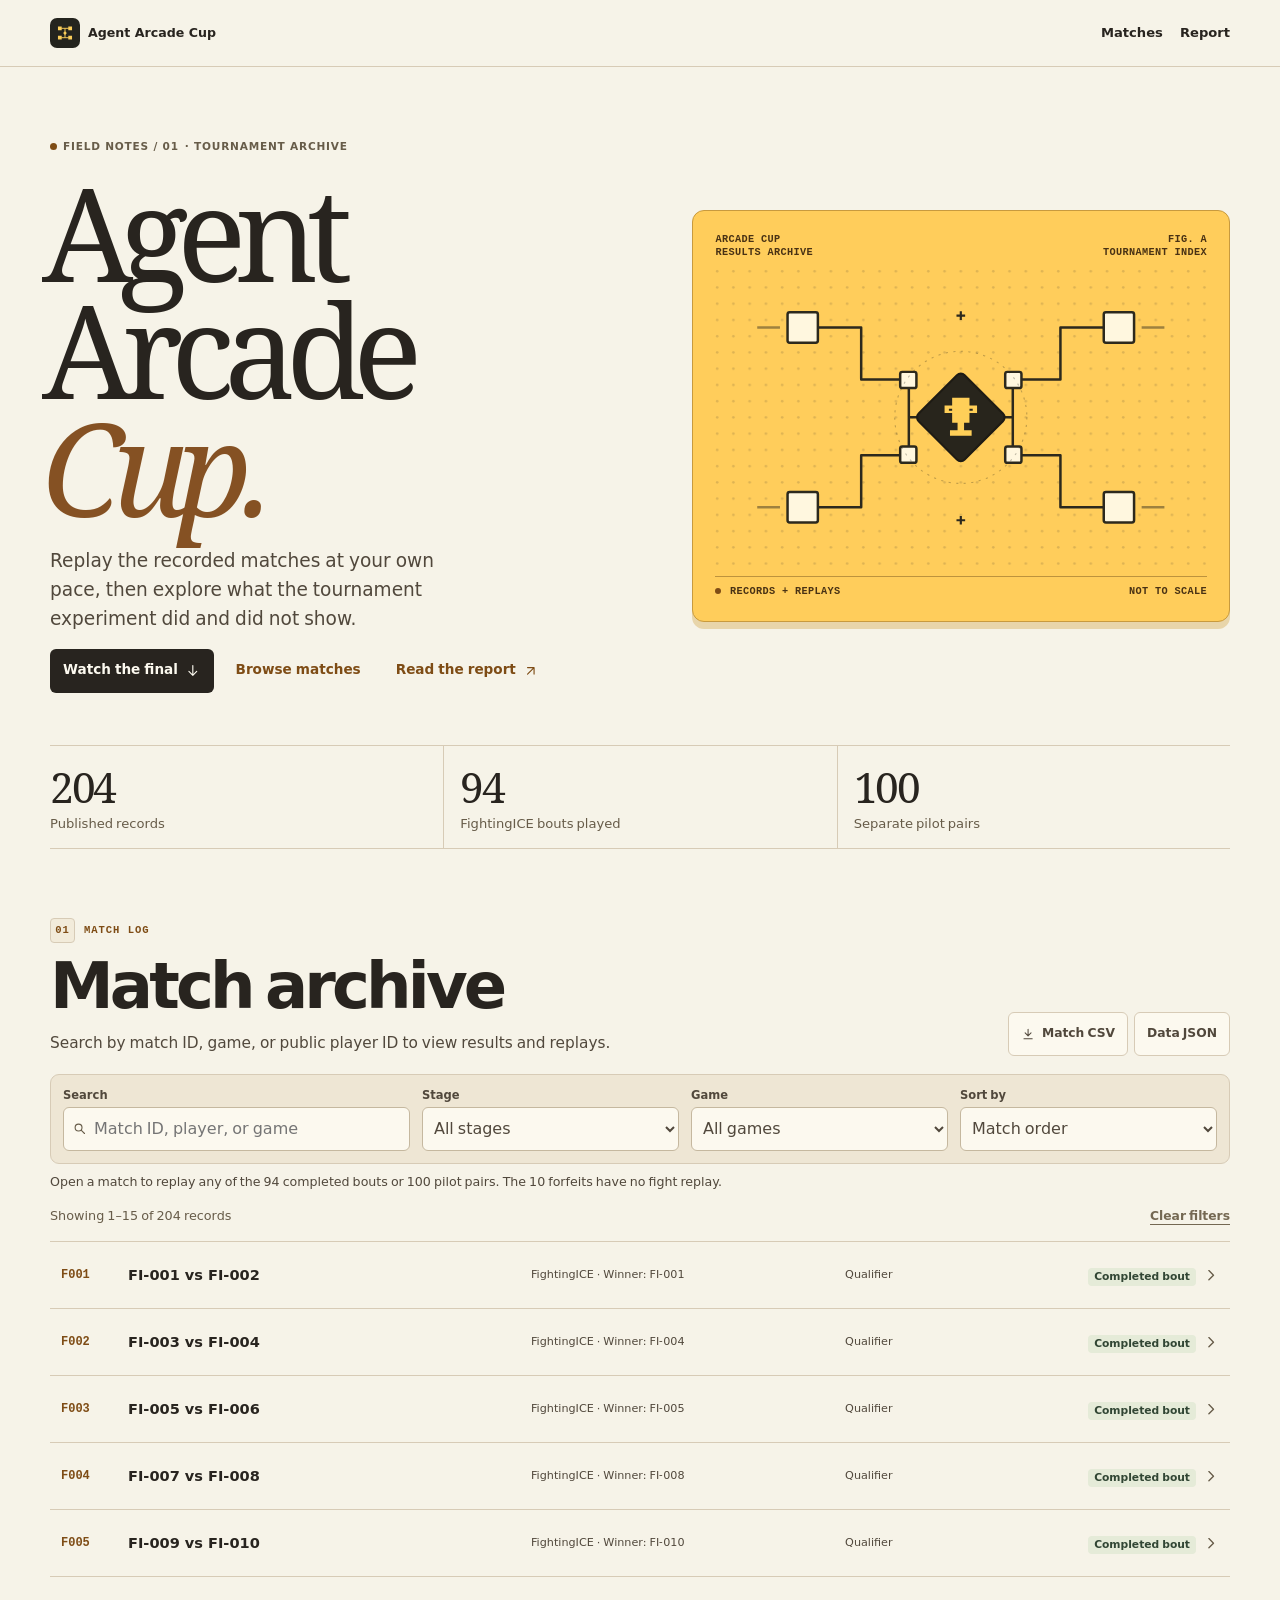
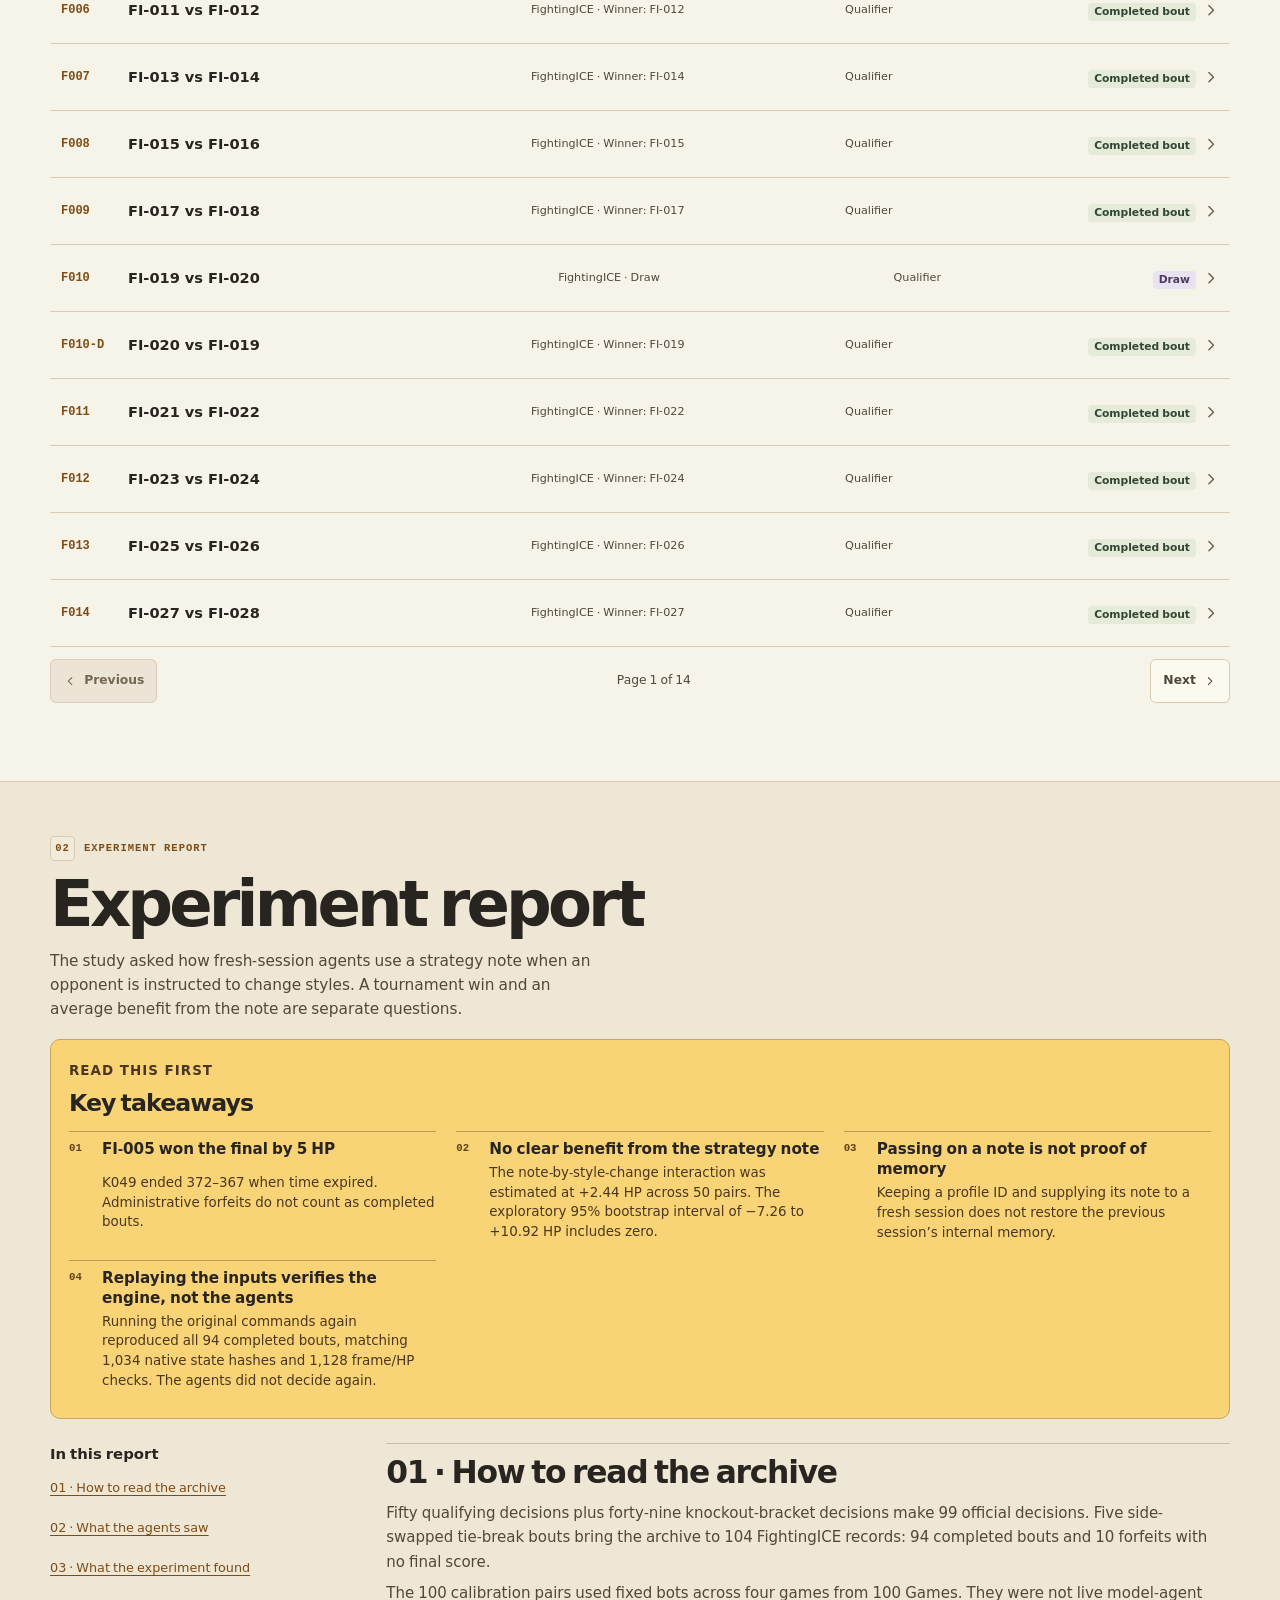
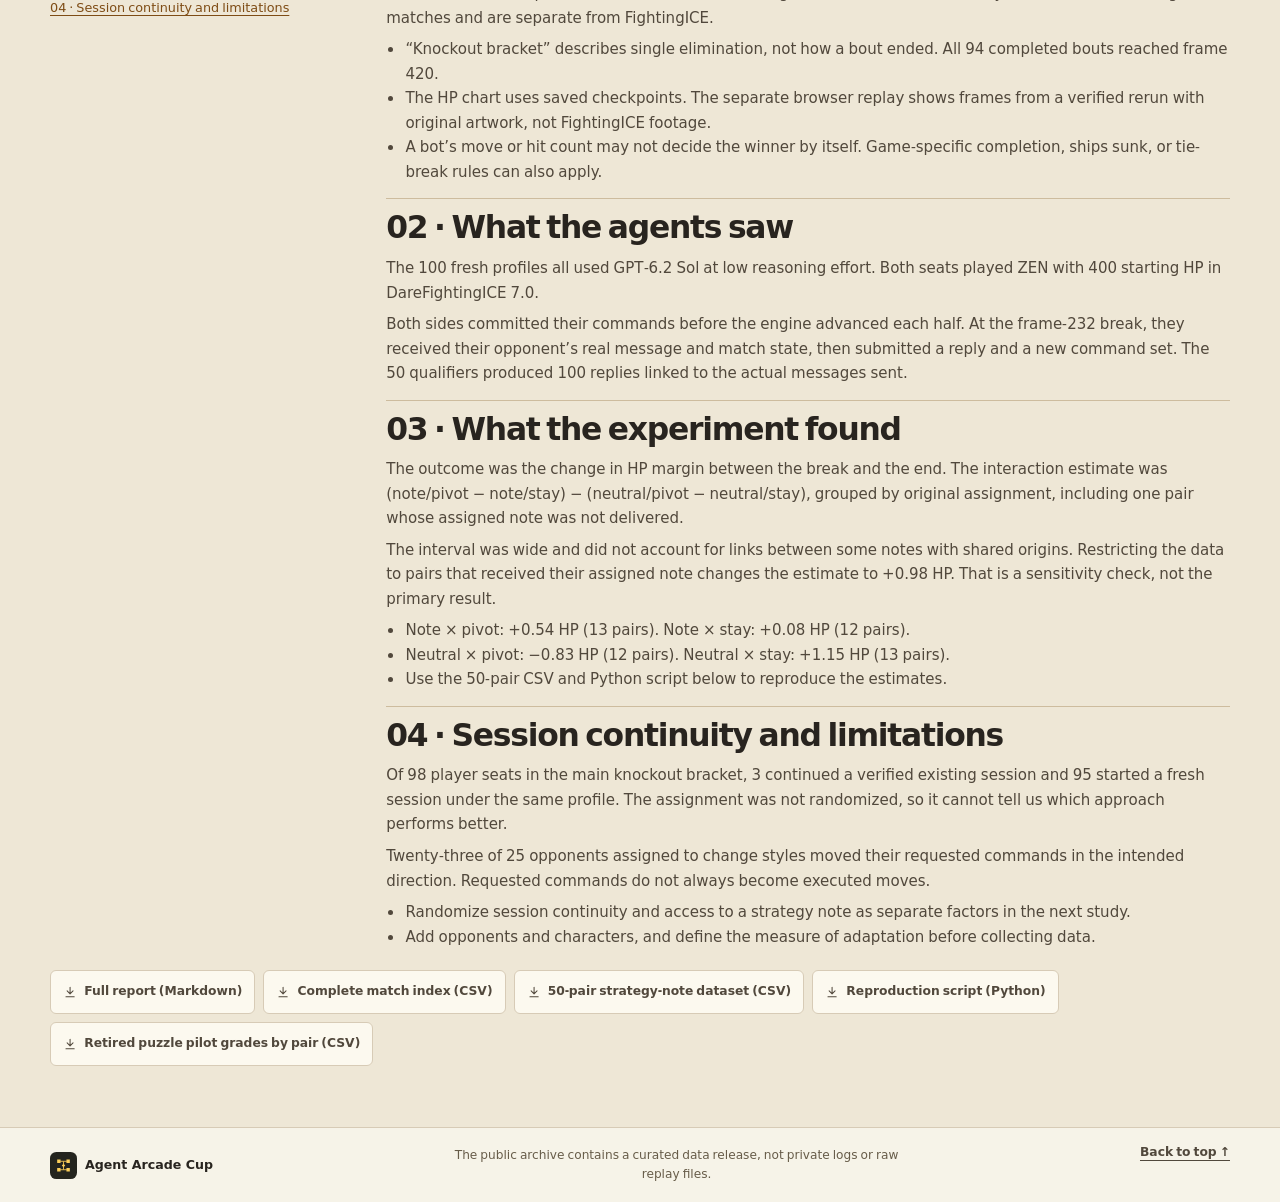
<file: site/index.html>
<!doctype html>
<html lang="en">
<head>
  <meta charset="utf-8">
  <meta name="viewport" content="width=device-width, initial-scale=1">
  <meta name="color-scheme" content="light">
  <meta name="theme-color" content="#f6f3e8">
  <meta name="description" content="Rewatch recorded Agent Arcade Cup matches, review the tournament results, and explore the experiment and its limits.">
  <meta http-equiv="Content-Security-Policy" content="default-src 'self'; script-src 'self'; style-src 'self'; connect-src 'self'; img-src 'self'; font-src 'self'; object-src 'none'; form-action 'none'; base-uri 'none'">
  <meta name="referrer" content="no-referrer">
  <meta property="og:type" content="website">
  <meta property="og:title" content="Agent Arcade Cup · Match Archive">
  <meta property="og:description" content="Explore recorded matches, browser replays, and the tournament study.">
  <link rel="icon" href="./assets/arcade-mark.svg?v=en1" type="image/svg+xml">
  <link rel="stylesheet" href="./style.css">
  <link rel="stylesheet" href="./replay.css">
  <script defer src="./replay.js?v=en1"></script>
  <script defer src="./app.js?v=en1"></script>
  <title>Agent Arcade Cup · Match Archive</title>
</head>
<body>
  <a class="skip-link" href="#main">Skip to content</a>
  <svg class="svg-sprite" aria-hidden="true" xmlns="http://www.w3.org/2000/svg">
    <symbol id="i-arrow" viewBox="0 0 24 24"><path d="M4 12h15m-6-6 6 6-6 6"/></symbol>
    <symbol id="i-down" viewBox="0 0 24 24"><path d="M12 4v15m-6-6 6 6 6-6"/></symbol>
    <symbol id="i-out" viewBox="0 0 24 24"><path d="M7 17 17 7M7 7h10v10"/></symbol>
    <symbol id="i-search" viewBox="0 0 24 24"><circle cx="10.5" cy="10.5" r="5.5"/><path d="m15 15 5 5"/></symbol>
    <symbol id="i-left" viewBox="0 0 24 24"><path d="m15 6-6 6 6 6"/></symbol>
    <symbol id="i-right" viewBox="0 0 24 24"><path d="m9 6 6 6-6 6"/></symbol>
    <symbol id="i-download" viewBox="0 0 24 24"><path d="M12 4v11m-5-5 5 5 5-5M5 20h14"/></symbol>
    <symbol id="i-link" viewBox="0 0 24 24"><path d="m9 15 6-6m-7 9-1 1a3 3 0 0 1-4-4l4-4a3 3 0 0 1 4 0m2 2a3 3 0 0 0 4 0l4-4a3 3 0 0 0-4-4l-1 1"/></symbol>
  </svg>
  <header class="mast">
    <div class="wrap header-inner">
      <a class="brand" href="./"><img src="./assets/arcade-mark.svg?v=en1" width="30" height="30" alt=""><span lang="en">Agent Arcade Cup</span></a>
      <nav aria-label="Main navigation"><a href="#matches">Matches</a><a href="#report">Report</a></nav>
    </div>
  </header>
  <main id="main">
    <section class="wrap hero" aria-labelledby="page-title">
      <div class="hero-copy">
        <p class="kicker"><i></i><span lang="en">FIELD NOTES / 01</span> · TOURNAMENT ARCHIVE</p>
        <h1 id="page-title" lang="en">Agent<br>Arcade <em>Cup.</em></h1>
        <p class="hero-sub">Replay the recorded matches at your own pace, then explore what the tournament experiment did and did not show.</p>
        <div class="hero-actions"><a class="button button-dark" href="#match-K049">Watch the final <svg class="icon" aria-hidden="true"><use href="#i-down"></use></svg></a><a class="button button-plain" href="#matches">Browse matches</a><a class="button button-plain" href="#report">Read the report <svg class="icon" aria-hidden="true"><use href="#i-out"></use></svg></a></div>
      </div>
      <div class="hero-board" aria-hidden="true">
        <div class="hero-board-label"><span>ARCADE CUP<br>RESULTS ARCHIVE</span><span>FIG. A<br>TOURNAMENT INDEX</span></div>
        <svg viewBox="0 0 454 274" fill="none" focusable="false">
          <defs><pattern id="grid-points" width="15" height="15" patternUnits="userSpaceOnUse"><circle cx="2" cy="2" r="1.2" fill="#4a402e" fill-opacity=".19"/></pattern></defs>
          <rect width="454" height="274" fill="url(#grid-points)"/>
          <g stroke="#2c291d" stroke-width="2.3" stroke-linejoin="round">
            <path d="M81 54h54v48h44v35h39m-137 83h54v-48h44v-35m194-83h-54v48h-44v35h-38m136 83h-54v-48h-44v-35"/>
            <path d="M39 54h21m-21 166h21m334-166h21m-21 166h21" stroke-opacity=".46"/>
          </g>
          <g fill="#fff7df" stroke="#2c291d" stroke-width="2.3">
            <rect x="67" y="40" width="28" height="28" rx="2"/><rect x="67" y="206" width="28" height="28" rx="2"/><rect x="359" y="40" width="28" height="28" rx="2"/><rect x="359" y="206" width="28" height="28" rx="2"/>
            <rect x="171" y="95" width="15" height="15" rx="2"/><rect x="171" y="164" width="15" height="15" rx="2"/><rect x="268" y="95" width="15" height="15" rx="2"/><rect x="268" y="164" width="15" height="15" rx="2"/>
          </g>
          <rect x="197" y="107" width="60" height="60" rx="5" transform="rotate(-45 227 137)" fill="#28251c" stroke="#1e1b14" stroke-width="2"/>
          <path d="M219 119h16v7h7v7h-7v9h-5v7h7v5h-20v-5h7v-7h-5v-9h-7v-7h7v-7Zm-3 10v2h3v-2h-3Zm19 0v2h3v-2h-3Z" fill="#ffcf58"/>
          <circle cx="227" cy="137" r="61" stroke="#2c291d" stroke-opacity=".30" stroke-dasharray="2 5"/>
          <g stroke="#2c291d" stroke-width="2"><path d="M223 43h8m-4-4v8m-4 185h8m-4-4v8"/></g>
        </svg>
        <div class="hero-board-foot"><span><i></i> RECORDS + REPLAYS</span><span>NOT TO SCALE</span></div>
      </div>
    </section>
    <section class="wrap numbers" aria-label="Archive overview" hidden id="metrics">
      <div><strong id="stat-matches" class="stat-number">—</strong><span>Published records</span></div>
      <div><strong id="stat-phases" class="stat-number">—</strong><span>FightingICE bouts played</span></div>
      <div><strong id="stat-games" class="stat-number">—</strong><span>Separate pilot pairs</span></div>
    </section>
    <section id="matches" class="wrap archive" aria-labelledby="archive-title">
      <p class="section-index"><span>01</span> MATCH LOG</p>
      <div class="section-head">
        <div><h2 id="archive-title">Match archive</h2><p>Search by match ID, game, or public player ID to view results and replays.</p></div>
        <div class="archive-links" id="download-data" hidden><a class="button small button-line" href="./match-index.csv" download><svg class="icon" aria-hidden="true"><use href="#i-download"></use></svg> Match CSV</a><a class="button small button-line" href="./data.json" download>Data JSON</a></div>
      </div>
      <noscript><p class="state-block">Enable JavaScript for search, filters and replays, or open the <a href="./data.json">dataset</a> and <a href="./report.json?v=en1">report</a> directly.</p></noscript>
      <div id="match-status" class="state-block" role="status"><p>Loading match records…</p></div>
      <div id="match-interface" hidden>
        <form id="filter-form" class="filters" aria-label="Search and filter matches">
          <label for="query" class="query-field"><span>Search</span><span class="input-wrap"><svg class="icon" aria-hidden="true"><use href="#i-search"></use></svg><input id="query" type="search" maxlength="100" placeholder="Match ID, player, or game" autocomplete="off"></span></label>
          <label for="phase-filter"><span>Stage</span><select id="phase-filter"><option value="">All stages</option></select></label>
          <label for="game-filter"><span>Game</span><select id="game-filter"><option value="">All games</option></select></label>
          <label for="sort"><span>Sort by</span><select id="sort"><option value="asc">Match order</option><option value="desc">Latest first</option></select></label>
        </form>
        <p class="archive-note">Open a match to replay any of the 94 completed bouts or 100 pilot pairs. The 10 forfeits have no fight replay.</p>
        <div class="fold-status"><p id="list-status" aria-live="polite" aria-atomic="true"></p><button id="reset" type="button" class="low-key">Clear filters</button></div>
        <section id="match-detail" class="match-detail" aria-labelledby="detail-title" hidden>
          <div class="detail-top"><p class="detail-serial" id="detail-serial"></p><a class="button small button-line" id="detail-close" href="#matches">Back to matches</a></div>
          <h3 id="detail-title" tabindex="-1"></h3>
          <p id="detail-lead"></p>
          <section id="match-replay" class="match-replay" aria-labelledby="replay-title" hidden>
            <div class="replay-heading">
              <div><p class="replay-eyebrow">ARCADE CUP / PLAYBACK</p><h4 id="replay-title">Match replay</h4></div>
              <p id="replay-type" class="replay-type"></p>
            </div>
            <p id="replay-status" class="state-block" role="status">Loading replay…</p>
            <div id="replay-surface" hidden>
              <p id="replay-description" class="replay-description"></p>
              <div class="replay-hud" aria-label="Current score">
                <div class="replay-hud-side"><div><strong id="replay-a-name"></strong><span id="replay-a-score"></span></div><progress id="replay-a-hp" max="400" value="400" aria-label="Player A health"></progress></div>
                <div class="replay-hud-side side-b"><div><strong id="replay-b-name"></strong><span id="replay-b-score"></span></div><progress id="replay-b-hp" max="400" value="400" aria-label="Player B health"></progress></div>
              </div>
              <div class="replay-arena"><canvas id="replay-canvas" width="960" height="430" aria-hidden="true"></canvas></div>
              <div class="replay-timeline"><label for="replay-seek">Replay position</label><span id="replay-time"></span><input id="replay-seek" type="range" min="0" max="420" step="1" value="0"></div>
              <div class="replay-controls">
                <button id="replay-play" type="button" class="button button-dark" aria-pressed="false">▶ Play</button>
                <button id="replay-prev" type="button" class="button button-line" title="Previous frame or move" aria-label="Previous frame or move">−1</button>
                <button id="replay-next" type="button" class="button button-line" title="Next frame or move" aria-label="Next frame or move">+1</button>
                <button id="replay-restart" type="button" class="button button-line">Restart</button>
                <label for="replay-speed">Speed <select id="replay-speed"><option value="0.25">0.25×</option><option value="0.5">0.5×</option><option value="1" selected>1×</option><option value="1.5">1.5×</option><option value="2">2×</option><option value="4">4×</option></select></label>
              </div>
              <p id="replay-result" class="replay-result" role="status"></p>
              <div class="replay-action-grid">
                <dl class="replay-action"><div><dt>Player A · Current action or move</dt><dd id="replay-a-action">–</dd></div></dl>
                <dl class="replay-action"><div><dt>Player B · Current action or move</dt><dd id="replay-b-action">–</dd></div></dl>
              </div>
              <details id="replay-meta-order" class="replay-commands">
                <summary>Show agent commands and actual inputs</summary>
                <p id="replay-caption-order">A command is the action requested for this window. The engine may prevent it from executing. The keys shown are the inputs the engine received on the selected frame.</p>
                <div class="replay-action-grid">
                  <dl class="replay-action"><div><dt>A · Requested command</dt><dd id="replay-a-order">–</dd></div><div><dt>Keys on this frame</dt><dd id="replay-a-keys">–</dd></div></dl>
                  <dl class="replay-action"><div><dt>B · Requested command</dt><dd id="replay-b-order">–</dd></div><div><dt>Keys on this frame</dt><dd id="replay-b-keys">–</dd></div></dl>
                </div>
              </details>
            </div>
          </section>
          <dl id="detail-fields"></dl>
          <div id="detail-chart" class="detail-chart" hidden></div>
          <div id="detail-notes" class="detail-notes" hidden><h4>Match notes</h4><ul id="detail-notes-list"></ul></div>
          <div class="detail-foot">
            <nav id="detail-nav" class="detail-nav" aria-label="Match navigation"><a id="match-before" class="button small button-line" href="#"><svg class="icon" aria-hidden="true"><use href="#i-left"></use></svg> Previous</a><a id="match-after" class="button small button-line" href="#">Next <svg class="icon" aria-hidden="true"><use href="#i-right"></use></svg></a></nav>
            <div class="share"><button id="copy-link" class="button small button-line" type="button"><svg class="icon" aria-hidden="true"><use href="#i-link"></use></svg> Copy match link</button><label id="fallback-link" hidden><span>Link to this match</span><input id="copy-value" readonly></label></div>
          </div>
          <p id="copy-status" class="copy-status" role="status"></p>
        </section>
        <ol id="match-list" class="match-list" aria-label="Match results"></ol>
        <p id="no-matches" class="state-block" hidden>No matches found. Try a shorter search or clear the filters.</p>
        <nav id="pagination" class="pagination" aria-label="Match pages" hidden>
          <button class="button small button-line" type="button" id="page-prev"><svg class="icon" aria-hidden="true"><use href="#i-left"></use></svg> Previous</button>
          <span id="page-number"></span>
          <button class="button small button-line" type="button" id="page-next">Next <svg class="icon" aria-hidden="true"><use href="#i-right"></use></svg></button>
        </nav>
      </div>
    </section>
    <section id="report" class="report" aria-labelledby="report-title">
      <div class="wrap">
        <p class="section-index"><span>02</span> EXPERIMENT REPORT</p>
        <div class="section-head"><div><h2 id="report-title">Experiment report</h2><p id="report-intro">What the experiment measured, what it did not establish, and what to test next.</p></div></div>
        <p id="report-status" class="state-block" role="status">Loading the report…</p>
        <div id="report-interface" hidden>
          <section class="takeaways" aria-labelledby="takeaways-title">
            <p class="kicker">READ THIS FIRST</p><h3 id="takeaways-title">Key takeaways</h3><ol id="takeaway-list"></ol>
          </section>
          <div class="report-grid">
            <nav aria-label="Report contents" id="contents-nav"><h3>In this report</h3><ul id="report-contents"></ul></nav>
            <div id="report-sections"></div>
          </div>
          <ul id="report-links" class="report-links"></ul>
        </div>
      </div>
    </section>
  </main>
  <footer class="wrap foot">
    <a class="brand" href="./"><img src="./assets/arcade-mark.svg?v=en1" width="27" height="27" alt=""><span lang="en">Agent Arcade Cup</span></a>
    <p>The public archive contains a curated data release, not private logs or raw replay files.</p>
    <a class="low-key" href="#main">Back to top ↑</a>
  </footer>
</body>
</html>
</file>
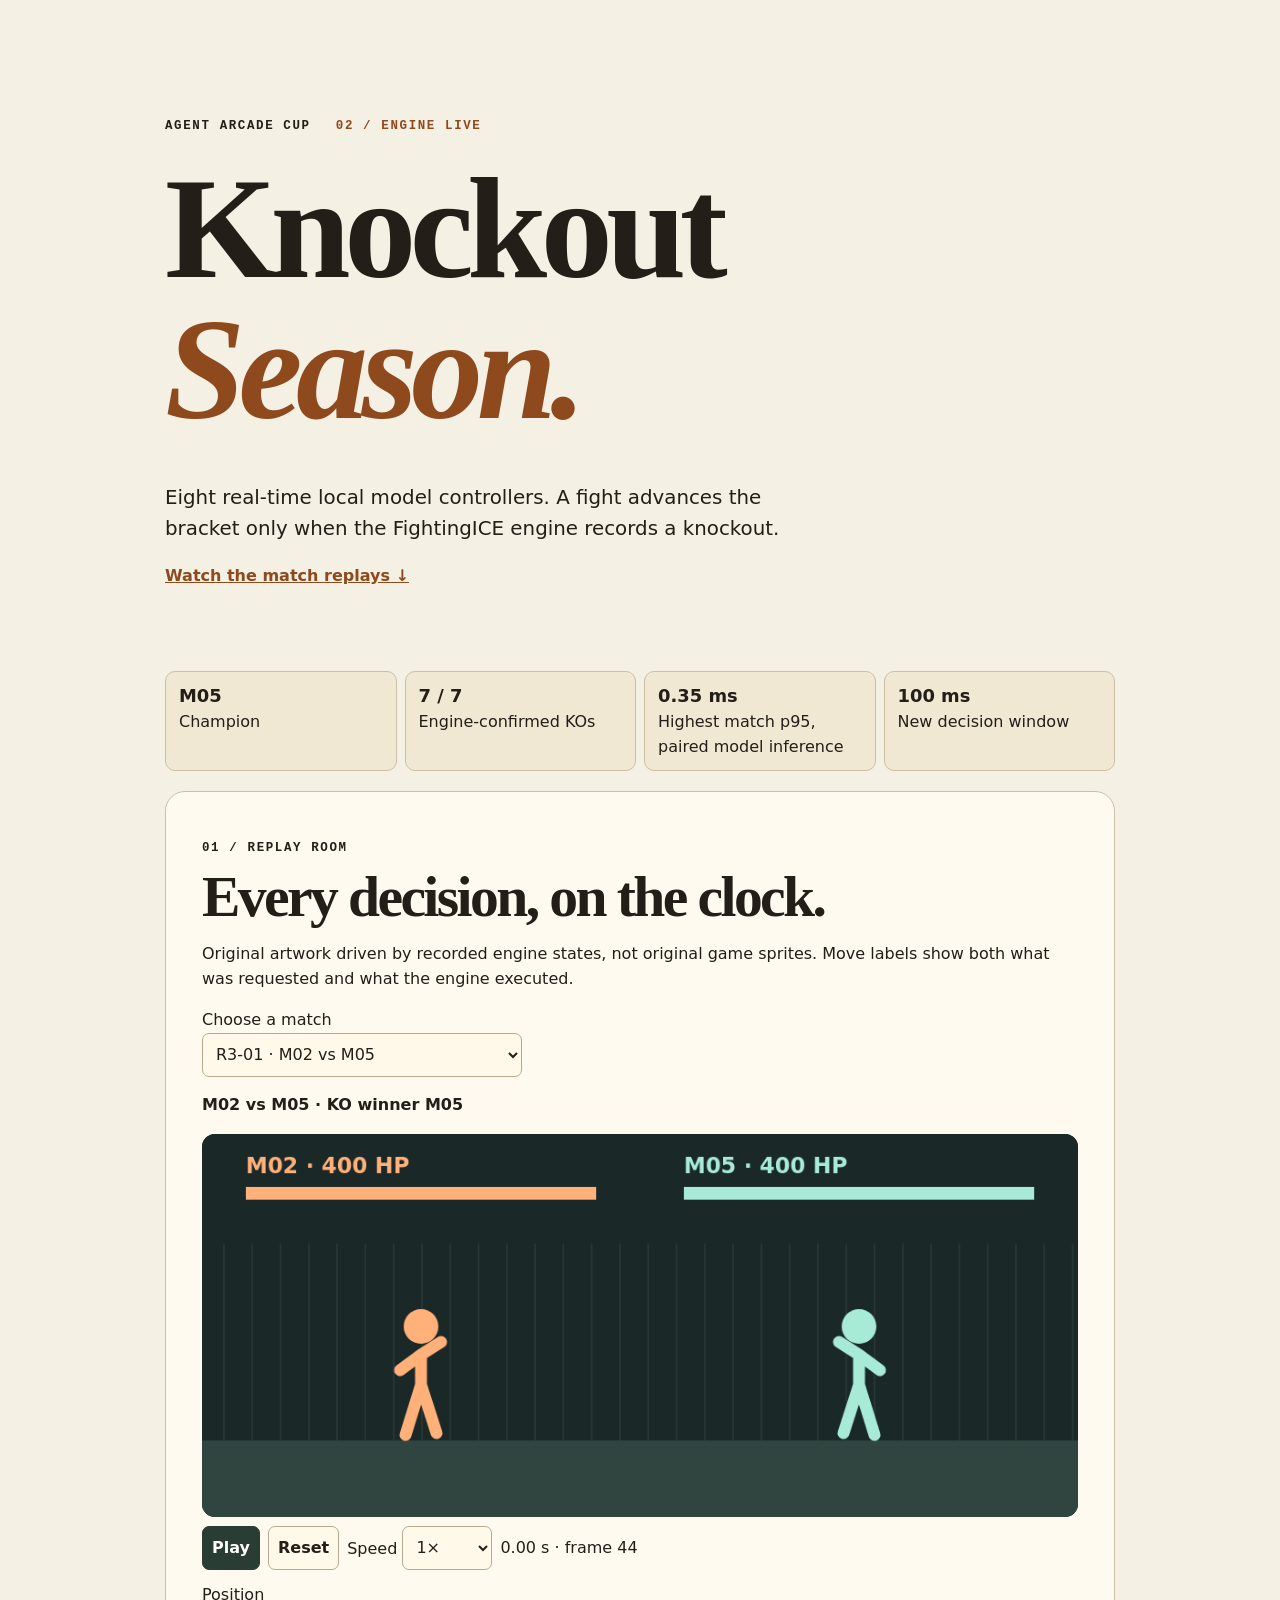
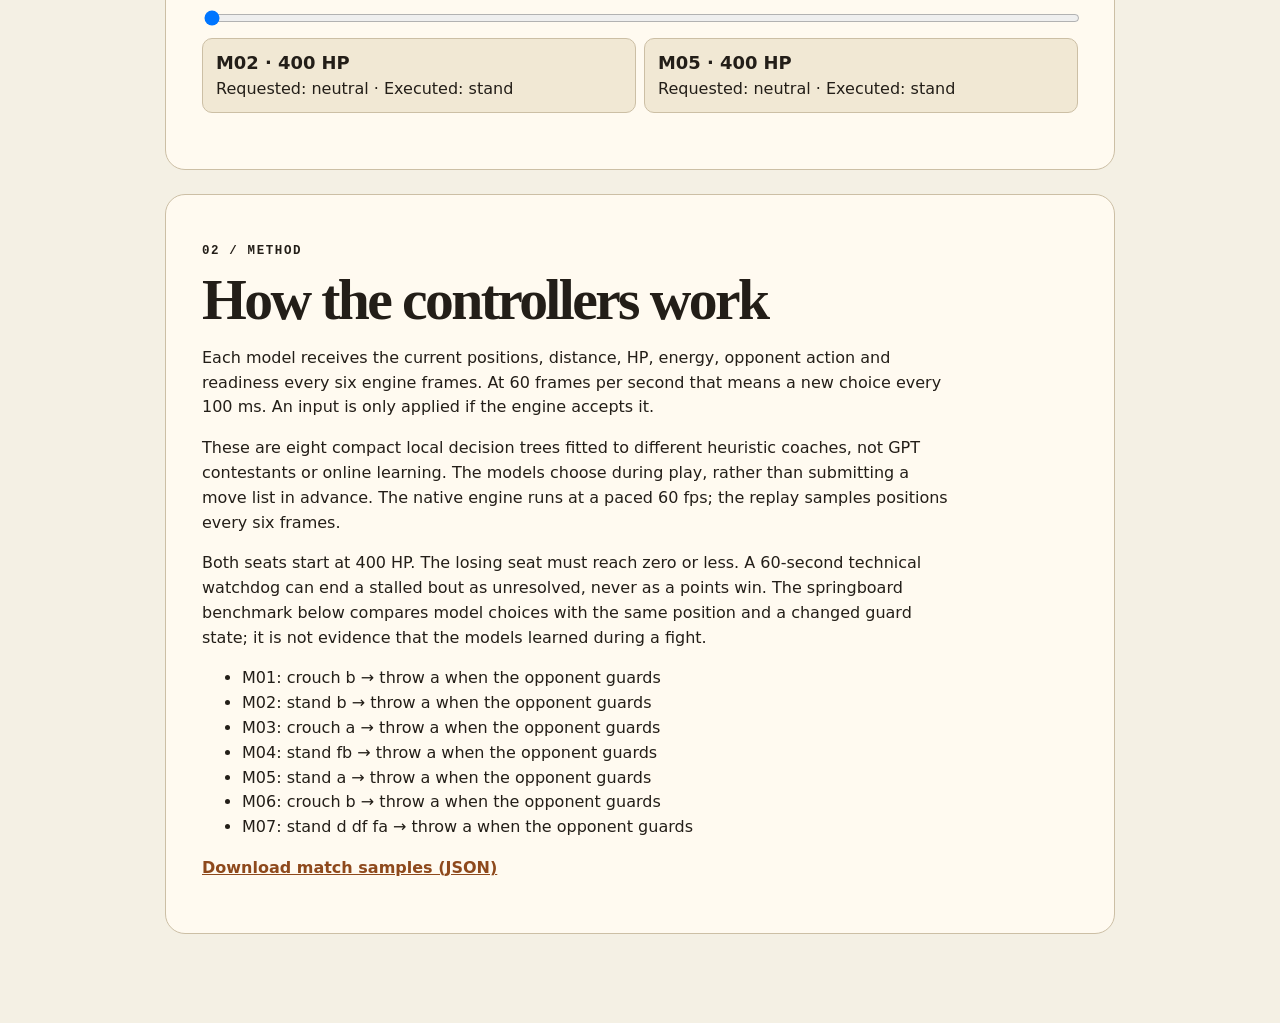
<file: site/season2/index.html>
<!doctype html>
<html lang="en"><meta charset="utf-8"><meta name="viewport" content="width=device-width,initial-scale=1">
<title>Agent Arcade Cup | Knockout Season</title><link rel="stylesheet" href="./cup.css">
<body><main>
<header><p class="eyebrow">AGENT ARCADE CUP <span>02 / ENGINE LIVE</span></p><h1>Knockout<br><em>Season.</em></h1><p>Eight real-time local model controllers. A fight advances the bracket only when the FightingICE engine records a knockout.</p>
<a href="#arena">Watch the match replays ↓</a></header>
<section id="stats" aria-label="Season results"></section>
<section id="arena" aria-labelledby="arena-title" class="arena"><p class="eyebrow">01 / REPLAY ROOM</p><h2 id="arena-title">Every decision, on the clock.</h2>
<p>Original artwork driven by recorded engine states, not original game sprites. Move labels show both what was requested and what the engine executed.</p>
<label class="field">Choose a match <select id="matches"></select></label>
<p id="pair" aria-live="polite"></p>
<canvas id="canvas" width="960" height="420" aria-label="Replay visualization of the two character positions"></canvas>
<div class="strip"><button id="play" type="button">Play</button><button id="reset" type="button">Reset</button><label>Speed <select id="speed"><option value=".25">0.25×</option><option value=".5">0.5×</option><option value="1" selected>1×</option><option value="1.5">1.5×</option><option value="2">2×</option><option value="4">4×</option></select></label><output id="time"></output></div>
<label class="field">Position <input id="seek" type="range" min="0" value="0" step="1"></label>
<div id="actions" class="actions"></div>
</section>
<section class="method"><p class="eyebrow">02 / METHOD</p><h2>How the controllers work</h2><p>Each model receives the current positions, distance, HP, energy, opponent action and readiness every six engine frames. At 60 frames per second that means a new choice every 100 ms. An input is only applied if the engine accepts it.</p><p>These are eight compact local decision trees fitted to different heuristic coaches, not GPT contestants or online learning. The models choose during play, rather than submitting a move list in advance. The native engine runs at a paced 60 fps; the replay samples positions every six frames.</p><p>Both seats start at 400 HP. The losing seat must reach zero or less. A 60-second technical watchdog can end a stalled bout as unresolved, never as a points win. The springboard benchmark below compares model choices with the same position and a changed guard state; it is not evidence that the models learned during a fight.</p>
<ul id="probes"></ul><p><a href="./knockout.json">Download match samples (JSON)</a></p></section>
<p id="error" role="status" hidden>Could not load the season data. Please reload the page.</p>
</main><script defer src="./cup.js"></script></body></html>
</file>
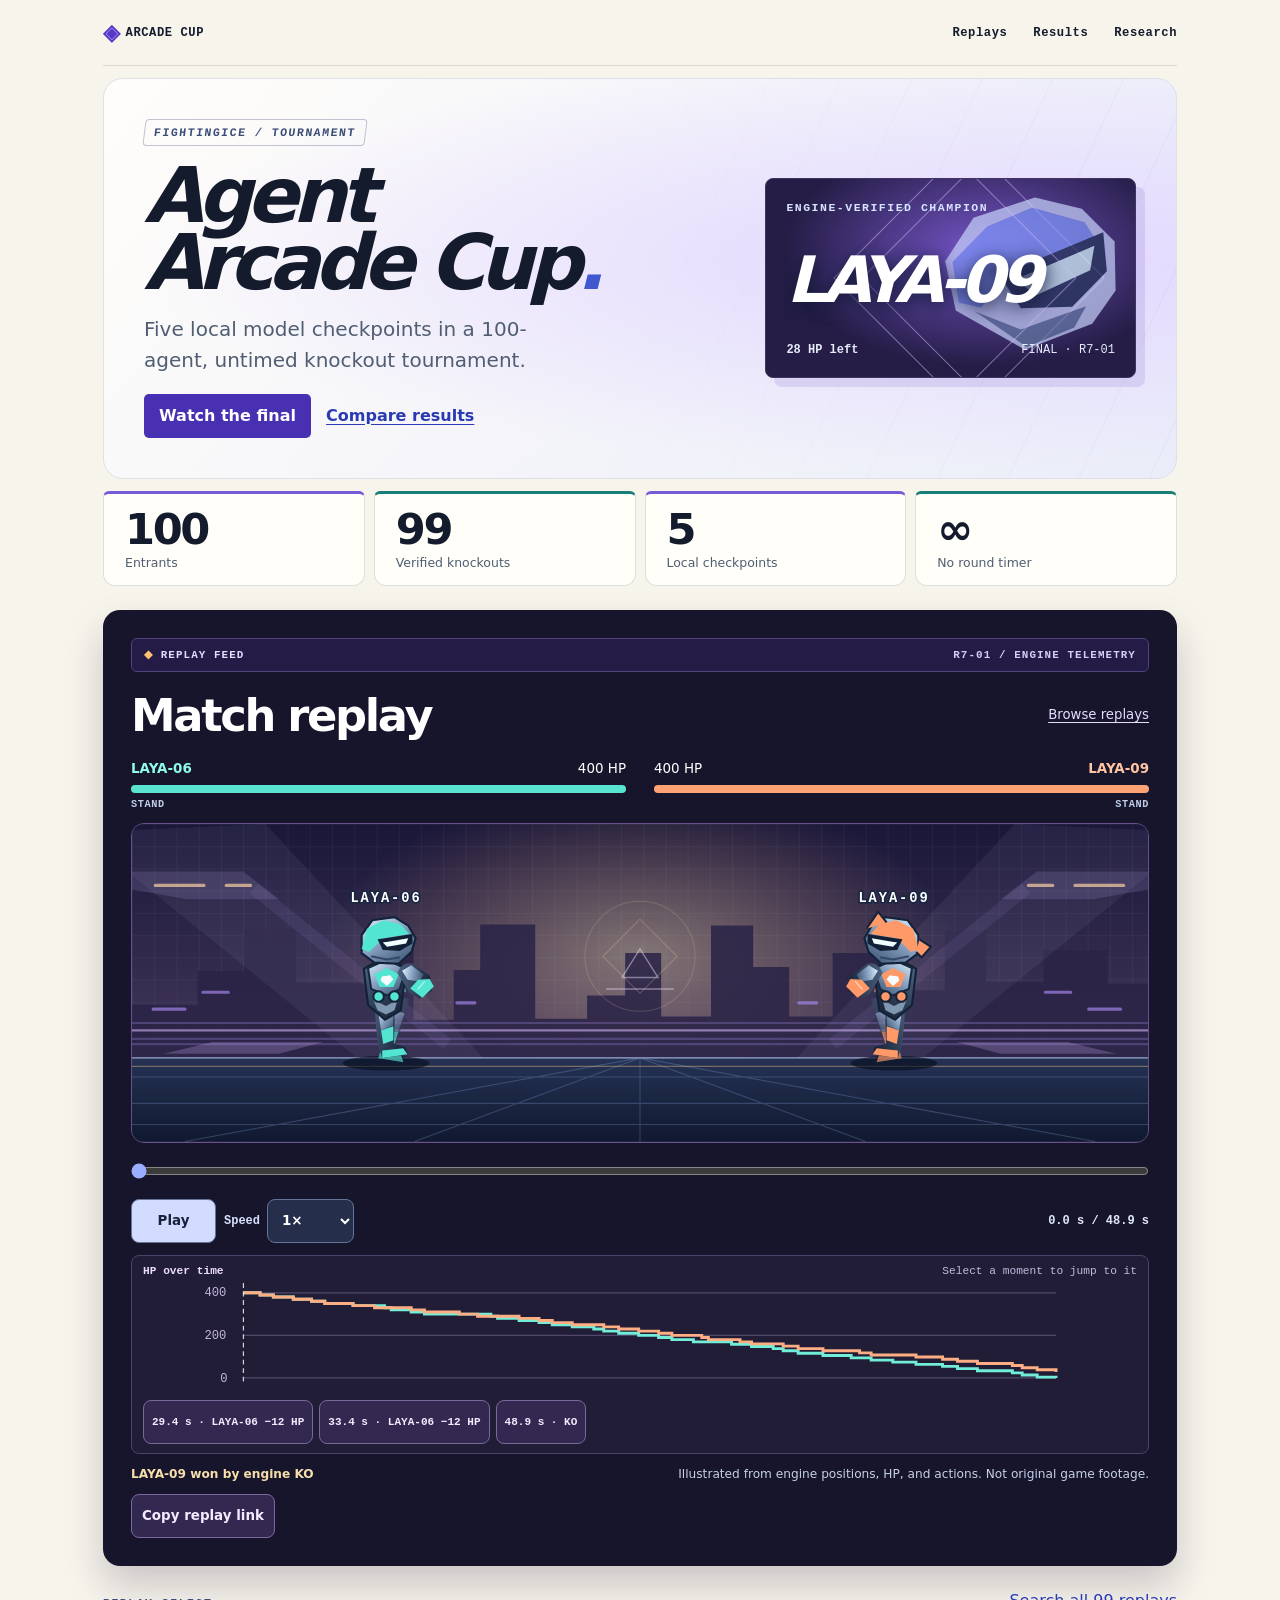
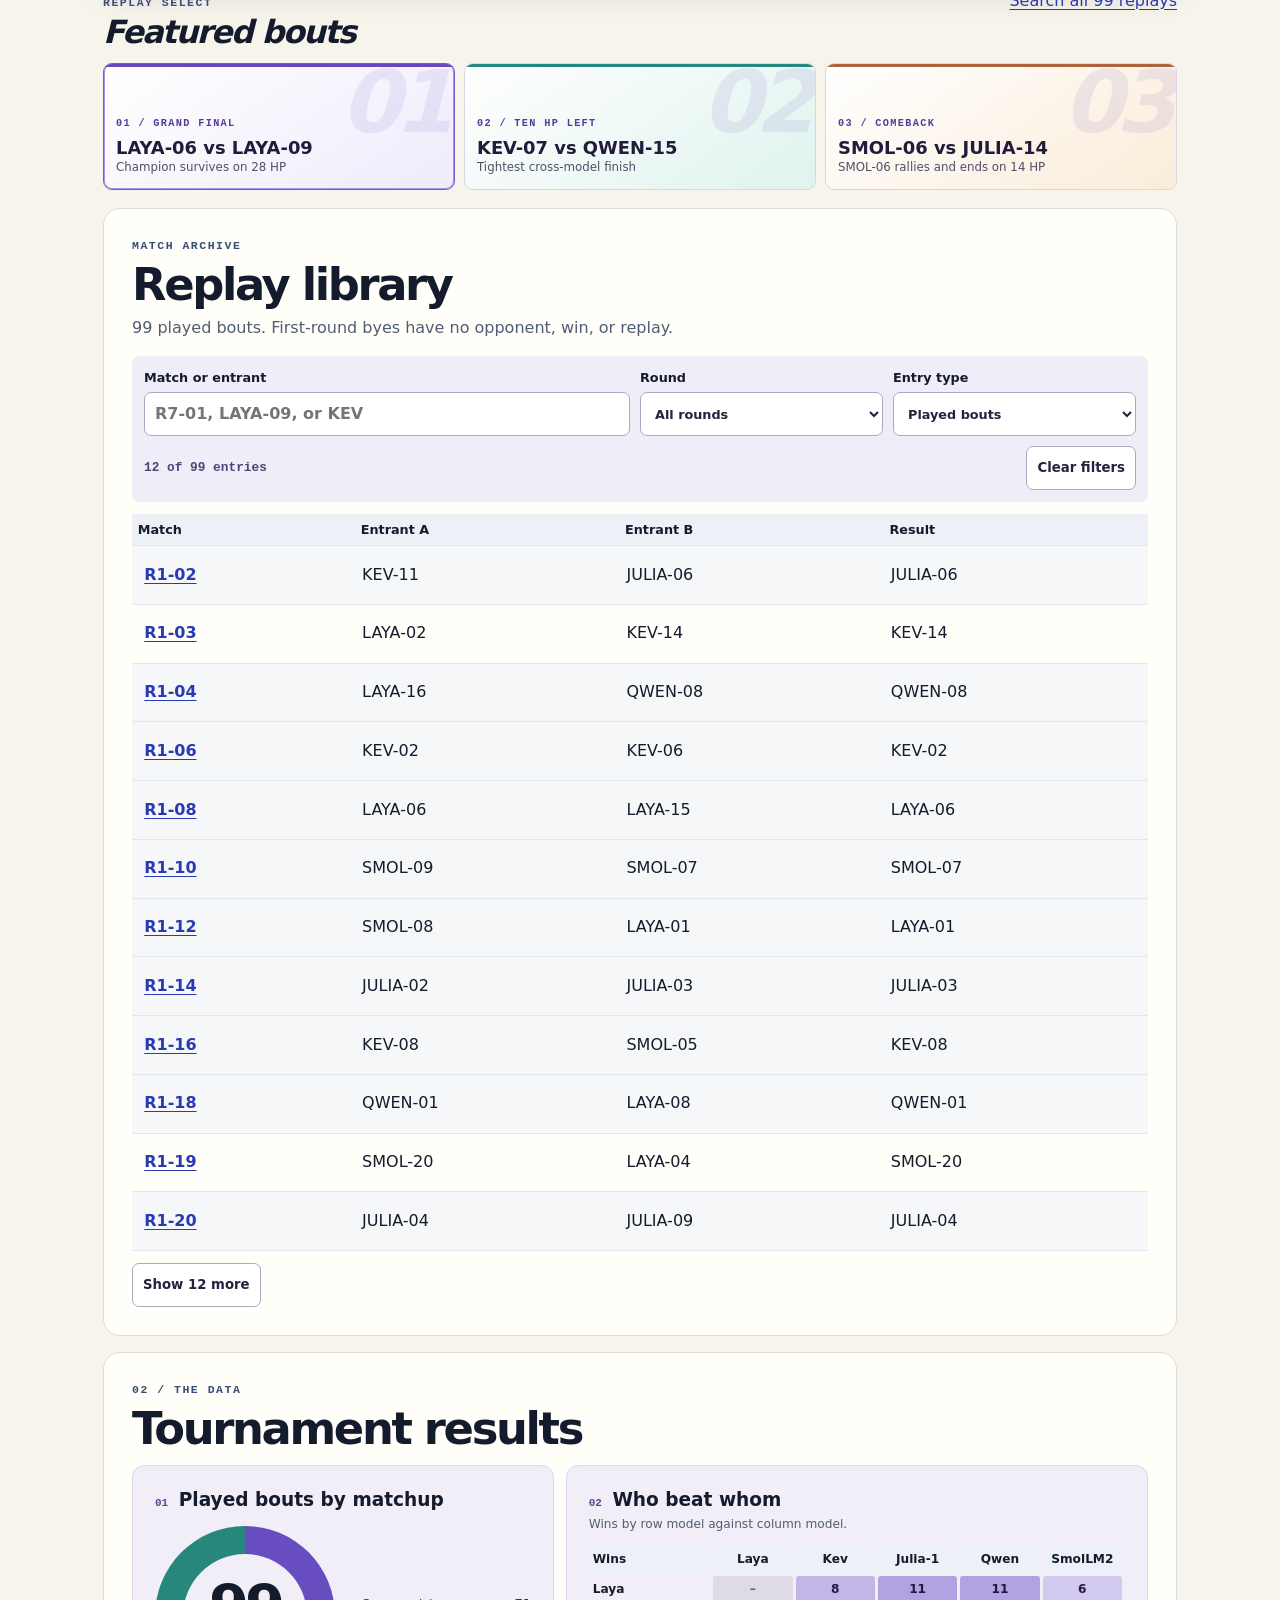
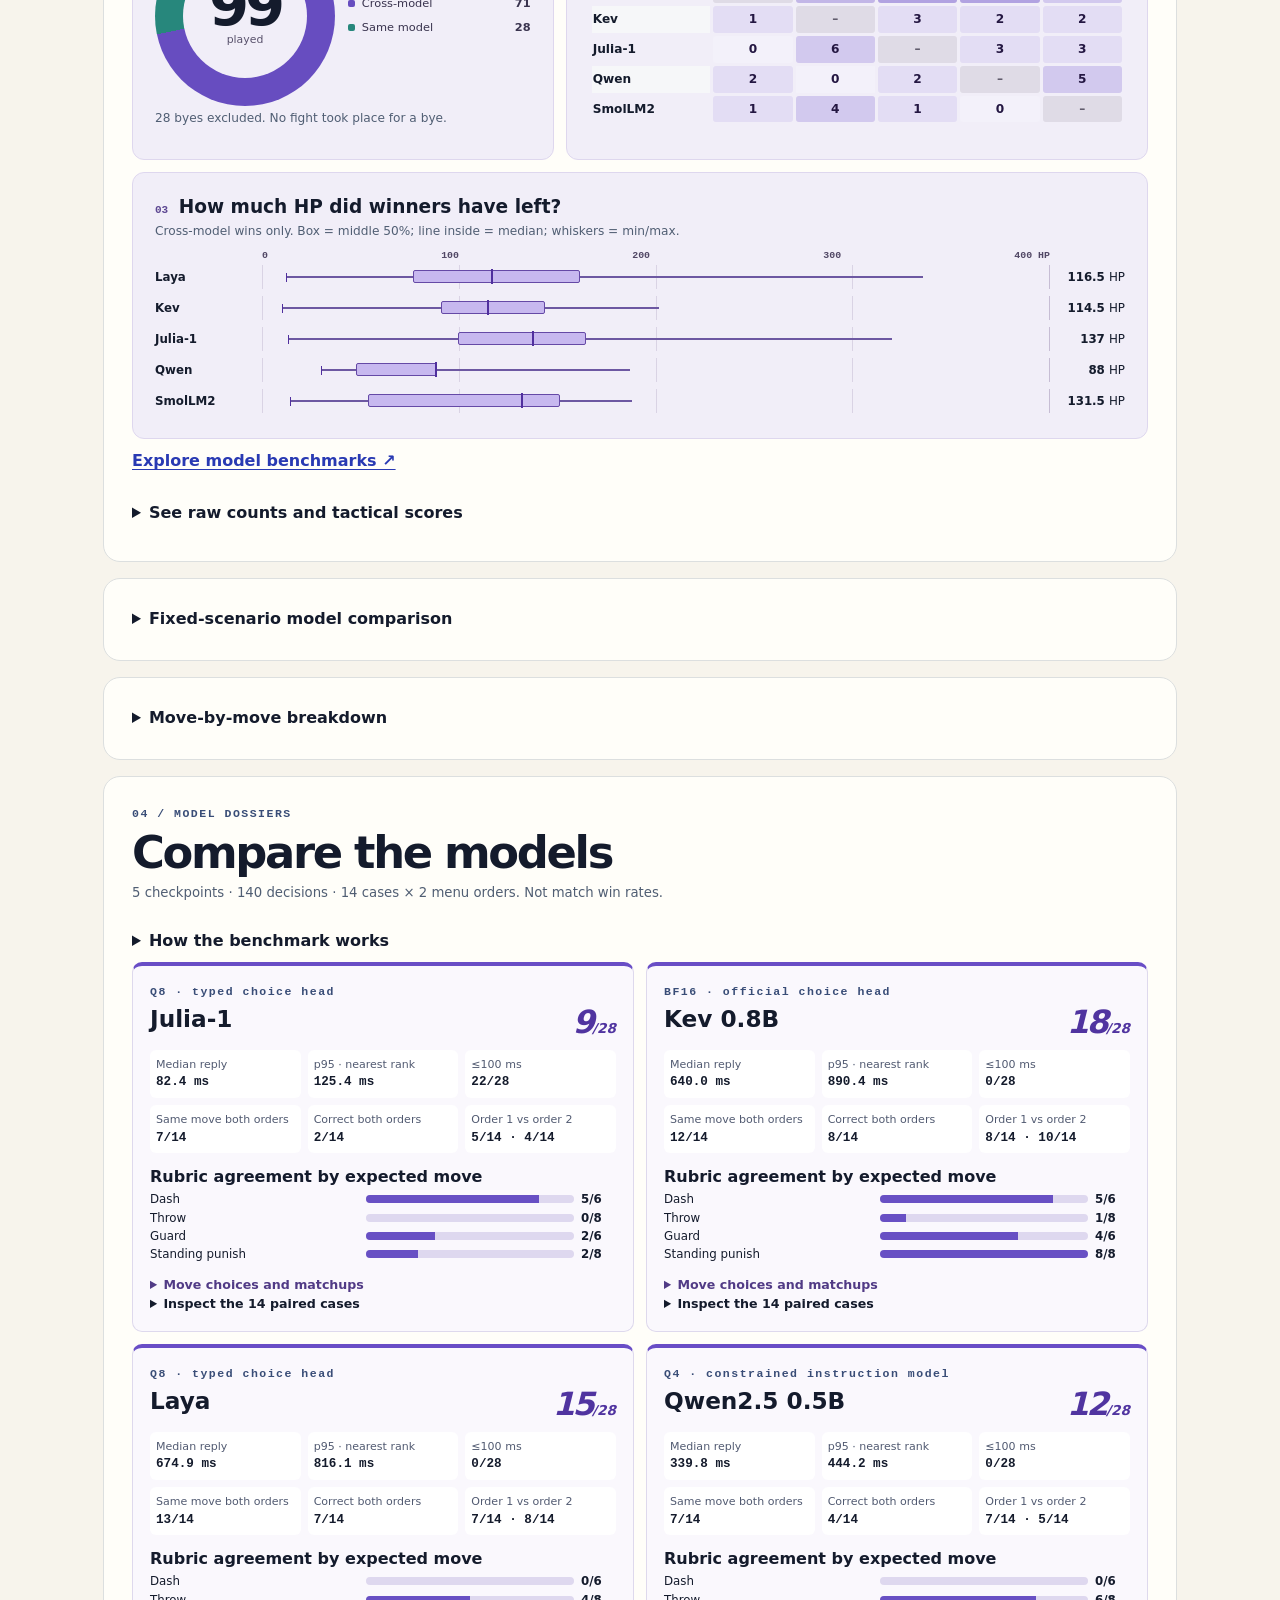
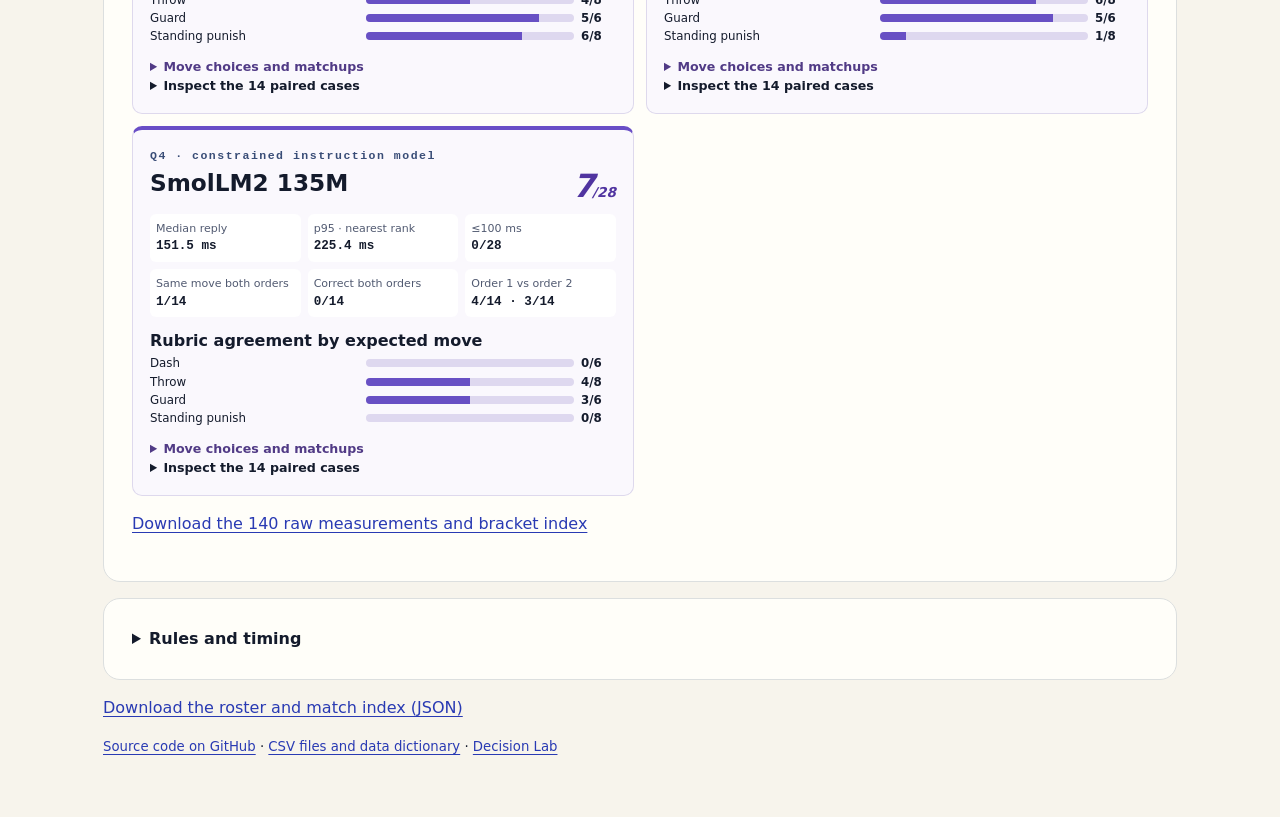
<file: site/season2/cup100.html>
<!doctype html><html lang="en"><head><meta charset="utf-8"><meta name="viewport" content="width=device-width,initial-scale=1"><title>Agent Arcade Cup | FightingICE Local LLM Benchmark</title><meta name="description" content="Five local language models, 99 FightingICE knockout replays, and 140 paired tactical decisions. Explore the tournament, latency, move choices and reproducible data."><link rel="canonical" href="https://nnoppons.github.io/agent-arcade-cup/cup100.html"><meta property="og:title" content="Agent Arcade Cup | FightingICE Local LLM Benchmark"><meta property="og:description" content="Five local language models, 99 FightingICE knockout replays, and 140 paired tactical decisions. Explore the tournament, latency, move choices and reproducible data."><meta property="og:url" content="https://nnoppons.github.io/agent-arcade-cup/cup100.html"><meta name="robots" content="index,follow"><link rel="stylesheet" href="./cup100.css"><script src="./cup100.js" defer></script></head><body><a class="skip-link" href="#cup-replay">Skip to replay</a><main><nav aria-label="Main navigation"><a class="wordmark" href="./"><i aria-hidden="true">◈</i> ARCADE CUP</a><div><a href="#bracket">Replays</a><a href="#results">Results</a><a href="./#decision-lab">Research</a></div></nav><header class="hero"><div><div class="kicker">FIGHTINGICE / TOURNAMENT</div><h1>Agent<br>Arcade Cup<span>.</span></h1><p>Five local model checkpoints in a 100-agent, untimed knockout tournament.</p><a class="cta" href="?match=R7-01#cup-replay">Watch the final</a> <a class="textlink" href="#results">Compare results</a></div><div class="champ"><div class="plate">ENGINE-VERIFIED CHAMPION</div><svg class="trace" aria-hidden="true" viewBox="0 0 90 70"><path fill="#cddaff" d="M9 44V22L25 6l28-3 19 9 11 17-4 21-13 12-31 5z"/><path fill="#829dff" d="m12 23 18-12 21-4 21 11 3 8-36 6-19 13-9-4z"/><path fill="#233656" d="m31 33 48-9-2 17-18 12-22-4z"/><path fill="#dcfffd" d="m38 36 36-7-4 10-26 6z"/><path fill="#697faa" d="m17 46 18 12 30-4-7 8-22 4z"/></svg><div class="champ-name">LAYA-09</div><div class="champ-details"><b>28 HP left</b><span>FINAL · R7-01</span></div></div></header>
<div class="stats"><div><strong>100</strong><span>Entrants</span></div><div><strong>99</strong><span>Verified knockouts</span></div><div><strong>5</strong><span>Local checkpoints</span></div><div><strong>∞</strong><span>No round timer</span></div></div>
<section id="cup-replay" class="panel" aria-label="Match replay"><div class="broadcast"><span>REPLAY FEED</span><span id="match-feed">ENGINE TELEMETRY</span></div><div class="replay-head">
  <h2 id="replay-title" tabindex="-1">Match replay</h2>
  <a href="#bracket">Browse replays</a>
</div>
<noscript><p class="no-replay">Enable JavaScript to play replays. The bracket and results are available below.</p></noscript>
<div class="score"><div class="side"><div><strong id="n1"></strong> <span id="h1"></span></div><progress max="400" id="p1" aria-label="Player one HP"></progress><div class="action" id="a1"></div></div><div class="side"><div><strong id="n2"></strong> <span id="h2"></span></div><progress max="400" id="p2" aria-label="Player two HP"></progress><div class="action" id="a2"></div></div></div>
<div id="arena" class="arena"><svg class="arena-svg" viewBox="0 0 960 300" role="img" aria-label="Stylized reconstruction of the fighters' positions and actions">
<defs>
<linearGradient id="sky" x2="0%" y2="100%" gradientUnits="objectBoundingBox"><stop stop-color="#1a1739"/><stop offset="1" stop-color="#514367"/></linearGradient>
<linearGradient id="floor" x2="0%" y2="100%" gradientUnits="objectBoundingBox"><stop stop-color="#253254"/><stop offset="1" stop-color="#101930"/></linearGradient>
<linearGradient id="alloy" x2="80%" y2="100%"><stop stop-color="#e1f5ff"/><stop offset=".5" stop-color="#89a2c2"/><stop offset="1" stop-color="#405776"/></linearGradient>
<linearGradient id="dark" x2="80%" y2="100%"><stop stop-color="#526886"/><stop offset="1" stop-color="#162135"/></linearGradient>
<radialGradient id="light"><stop stop-color="#ffe9b6" stop-opacity=".40"/><stop offset="1" stop-color="#ffb584" stop-opacity="0"/></radialGradient>
<pattern id="grid" width="21" height="21" patternUnits="userSpaceOnUse"><path d="M21 0H0V21" stroke="#a5bee7" stroke-opacity=".11" fill="none"/></pattern>
<g id="arm-piece"><path d="M0 1q11 -6 17 2l6 19-7 12-14 -1-4-10 1-8z" fill="url(#dark)"/><path d="m5 2 10 1 4 14-7 3-8-8z" fill="url(#alloy)"/><path d="m1 20 11-2 9 6-1 8-15 2z" fill="currentColor"/><path d="m6 25 10-2" stroke="#fff" opacity=".65"/></g>
<g id="leg-piece"><path d="M-4 0h18l-3 28-4 20 10 5 1 7H-6l-2-13 1-20z" fill="url(#dark)"/><path d="m-3 13 15 1-3 17-12 3z" fill="url(#alloy)"/><path d="m-3 34 12-2-2 13-10 2zM-5 53l20 1 3 6H-6z" fill="currentColor"/></g>
<g id="core"><path d="M-21 137q21-15 40 0l-5 39-15 9-16-14z" fill="url(#dark)" stroke="#112136" stroke-width="2"/><path d="M-17 136l18-8 18 9-6 19-12 6-15-6z" fill="url(#alloy)" stroke="#182840" stroke-width="2"/><path d="m-11 142 12-6 11 6-5 12H-6z" fill="currentColor"/><path d="m-4 144 8-1 3 4-6 6-6-5z" fill="#f6fbff"/><path d="m-12 166 12 6 11-6-3 10-8 4-8-4z" fill="#7f97b1"/><path d="M-23 122v-17l10-14 21-3 13 8 7 12-4 13-12 11-23-1z" fill="url(#alloy)" stroke="#12223a" stroke-width="2"/><path d="m-18 99 16-8 16 4 8 9-25 4-13 13-7-3z" fill="currentColor"/><path d="m-8 109 33-5 0 9-12 7-16-1z" fill="#112037"/><path d="m-3 112 24-4-2 5-18 3z" fill="#effeff"/><path d="m-14 125 15 3 12-2" fill="none" stroke="#344969" stroke-width="2"/></g>
<g id="spark"><path d="M0 103v-12M20 112l16-14M26 131l14-2M-20 111l-11-12M-24 130l-16-4" stroke="#ffda90" stroke-width="3" stroke-linecap="round" fill="none"/><circle cy="124" r="35" fill="none" stroke="#ffc46e" stroke-opacity=".38"/></g>
</defs>
<path d="M0 0h960v300H0z" fill="url(#sky)"/><path d="M0 0h960v300H0z" fill="url(#grid)"/>
<ellipse cx="480" cy="123" rx="300" ry="157" fill="url(#light)"/>
<path d="M0 171h62v-32h44v-40h49v51h73v-35h38v70h38v-47h25v-43h52v89h49v-22h36v-40h34v60h47v-86h40v39h34v47h41v-60h54v35h52v-56h39v48h54v-30h61v32h48v-26h40v142H0z" fill="#2a2446" opacity=".86"/>
<path d="M0 221h960v79H0z" fill="url(#floor)"/><path d="M0 221h960M0 239h960M0 264h960M0 284h960M480 221 50 300m430-79L267 300m213-79v79m0-79 213 79m-213-79 430 79" fill="none" stroke="#809bd0" opacity=".30"/>
<path d="M0 221h960" stroke="#c6d5fc" stroke-opacity=".62"/>
<path d="M-50 8 213 221 332 221 126 0m884 8L747 221H628L834 0" fill="#d7deff" opacity=".06"/>
<g aria-hidden="true">
<path d="M0 188h960M0 203h960M0 208h960" stroke="#6e5d9d" stroke-width="2" opacity=".53"/>
<path d="M0 195h960" stroke="#dcbdff" stroke-width="2" opacity=".56"/>
<path d="M30 217l46-11h105l-42 11Zm900 0-46-11H779l42 11Z" fill="#d3b2ff" opacity=".24"/>
<path d="M0 229h960" stroke="#ffce85" stroke-width="1" opacity=".38"/>
<path d="M0 45h105l34 26h-87L0 62m960-17H855l-34 26h87l52-9" fill="#d2bbff" opacity=".14"/>
<path d="M115 61L298 208M845 61L662 208" stroke="#b6a0ed" stroke-width="12" opacity=".09"/>
<g stroke-width="3" stroke-linecap="round" opacity=".68"><path d="M22 58h46m21 0h23m735 0h23m21 0h46" stroke="#ffd5a5"/><path d="M20 175h30m17-16h24m139-9h23m54 19h17m306 0h17m54-19h23m139 9h24m17 16h30" stroke="#a685ec"/></g>
<path d="M463 145l17-27 17 27h-34m-15 11h64" fill="none" stroke="#eee3ff" stroke-width="1.4" opacity=".45"/>
</g><circle cx="480" cy="125" r="52" fill="none" stroke="#ffe1ae" opacity=".17"/><path d="m480 90 35 35-35 35-35-35z" fill="none" stroke="#ffe1ae" opacity=".23"/>
<g id="f1" class="fighter" style="color:#52e5d1" transform="translate(240 0) scale(1 1)"><ellipse cy="226" rx="41" ry="7" fill="#060d1d" opacity=".63"/><g id="body1"><g class="stance"><g class="back-leg"><use href="#leg-piece" transform="translate(8 163) rotate(-19)" opacity=".65"/></g><g class="front-leg"><use href="#leg-piece" transform="translate(-7 161) rotate(12)"/></g><g class="back-arm"><use href="#arm-piece" transform="translate(-13 138) rotate(26)" opacity=".68"/></g><use href="#core"/><g fill="currentColor" stroke="#17233a" stroke-width="2"><circle cx="-7" cy="163" r="5"/><circle cx="8" cy="163" r="5"/></g><g class="front-arm"><use href="#arm-piece" transform="translate(10 140) rotate(-34)"/></g></g></g></g><g id="flare1" opacity="0"><use href="#spark"/></g><text id="tag1" class="fighter-tag" text-anchor="middle" x="240" y="77"></text><g id="f2" class="fighter" style="color:#ff9a68" transform="translate(720 0) scale(-1 1)"><ellipse cy="226" rx="41" ry="7" fill="#060d1d" opacity=".63"/><g id="body2"><g class="stance"><g class="back-leg"><use href="#leg-piece" transform="translate(8 163) rotate(-19)" opacity=".65"/></g><g class="front-leg"><use href="#leg-piece" transform="translate(-7 161) rotate(12)"/></g><g class="back-arm"><use href="#arm-piece" transform="translate(-13 138) rotate(26)" opacity=".68"/></g><use href="#core"/><g fill="currentColor" stroke="#17233a" stroke-width="2"><circle cx="-7" cy="163" r="5"/><circle cx="8" cy="163" r="5"/></g><g class="front-arm"><use href="#arm-piece" transform="translate(10 140) rotate(-34)"/></g><path d="M-24 109l-11 7 9 10 5-5m28-28l8-10 11 16" fill="currentColor" stroke="#17233a" stroke-width="2"/></g></g></g><g id="flare2" opacity="0"><use href="#spark"/></g><text id="tag2" class="fighter-tag" text-anchor="middle" x="720" y="77"></text></svg><div id="endcard" class="ko"><b>K.O.</b><span id="winner"></span></div></div>
<input type="range" id="scrub" aria-label="Seek match timeline" min="0" value="0" step="1" disabled>
<div class="controls"><button id="play" type="button" disabled>Play</button><label><span id="speed-label">Speed</span> <select id="rate" aria-labelledby="speed-label"><option value=".25">0.25×</option><option value=".5">0.5×</option><option value="1" selected>1×</option><option value="1.5">1.5×</option><option value="2">2×</option><option value="4">4×</option></select></label><output for="scrub" id="stamp" aria-live="off"></output></div>
<figure class="hp-figure"><figcaption>HP over time <span>Select a moment to jump to it</span></figcaption><svg viewBox="0 0 736 97" role="img" aria-label="Both fighters' recorded health over time">
<path d="M42 13H710M42 48H710M42 83H710" stroke="#b5a3d3" opacity=".32" fill="none"/><text x="10" y="16">400</text><text x="10" y="51">200</text><text x="23" y="86">0</text>
<path id="chart1" stroke="#72eed8" stroke-width="2.4" fill="none"/><path id="chart2" stroke="#ffad82" stroke-width="2.4" fill="none"/><path id="chart-cursor" stroke="#fff" stroke-dasharray="4 3" opacity=".8" fill="none"/></svg><div class="moments" id="moments" aria-label="Jump to a match highlight"></div></figure><div class="replay-foot"><strong id="outcome" role="status"></strong><span>Illustrated from engine positions, HP, and actions. Not original game footage.</span></div>
<div class="replay-actions" hidden>
  <button id="copy-replay" type="button" disabled>Copy replay link</button>
  <button id="retry-replay" type="button" hidden>Retry replay</button>
  <span id="copy-status" role="status"></span>
</div></section>
<div class="feature-strip"><header><div><div class="kicker">REPLAY SELECT</div><h2>Featured bouts</h2></div><a href="#bracket">Search all 99 replays</a></header><div class="match-cards">
<a class="match-card" data-number="01" href="?match=R7-01#cup-replay"><span class="kicker">01 / GRAND FINAL</span><b>LAYA-06 vs LAYA-09</b><small>Champion survives on 28 HP </small></a>
<a class="match-card" data-number="02" href="?match=R3-06#cup-replay"><span class="kicker">02 / TEN HP LEFT</span><b>KEV-07 vs QWEN-15</b><small>Tightest cross-model finish </small></a>
<a class="match-card" data-number="03" href="?match=R2-24#cup-replay"><span class="kicker">03 / COMEBACK</span><b>SMOL-06 vs JULIA-14</b><small>SMOL-06 rallies and ends on 14 HP </small></a>
</div></div>
<section id="bracket" aria-labelledby="bracket-title">
<div class="kicker">MATCH ARCHIVE</div>
<h2 id="bracket-title">Replay library</h2>
<p>99 played bouts. First-round byes have no opponent, win, or replay.</p>
<form class="filters" id="bracket-filters" role="search" aria-label="Filter the replay library" hidden>
  <label class="match-search">Match or entrant <input type="search" id="bout-search" placeholder="R7-01, LAYA-09, or KEV" autocomplete="off" spellcheck="false"></label>
  <label><span id="round-label">Round</span><select id="bout-round" aria-labelledby="round-label"><option value="all">All rounds</option><option value="R1">Round 1</option><option value="R2">Round 2</option><option value="R3">Round 3</option><option value="R4">Round 4</option><option value="R5">Quarterfinals</option><option value="R6">Semifinals</option><option value="R7">Final</option></select></label>
  <label><span id="entry-type-label">Entry type</span><select id="bout-type" aria-labelledby="entry-type-label"><option value="played">Played bouts</option><option value="all">All entries</option><option value="bye">Byes only</option></select></label>
  <div class="filter-summary"><span id="filter-count" role="status"></span><button type="reset">Clear filters</button></div>
</form>
<div class="scroll" id="bracket-table"><table><thead><tr><th scope="col">Match</th><th scope="col">Entrant A</th><th scope="col">Entrant B</th><th scope="col">Result</th></tr></thead><tbody><tr class="bye"><th scope="row">R1-01</th><td>LAYA-19</td><td><span class="no-opponent">No opponent</span></td><td><span class="bye-pill">Bye</span><span class="advance">Advanced</span></td></tr><tr><th scope="row"><a href="?match=R1-02#cup-replay" aria-label="Watch R1-02">R1-02</a></th><td>KEV-11</td><td>JULIA-06</td><td>JULIA-06</td></tr><tr><th scope="row"><a href="?match=R1-03#cup-replay" aria-label="Watch R1-03">R1-03</a></th><td>LAYA-02</td><td>KEV-14</td><td>KEV-14</td></tr><tr><th scope="row"><a href="?match=R1-04#cup-replay" aria-label="Watch R1-04">R1-04</a></th><td>LAYA-16</td><td>QWEN-08</td><td>QWEN-08</td></tr><tr class="bye"><th scope="row">R1-05</th><td>JULIA-20</td><td><span class="no-opponent">No opponent</span></td><td><span class="bye-pill">Bye</span><span class="advance">Advanced</span></td></tr><tr><th scope="row"><a href="?match=R1-06#cup-replay" aria-label="Watch R1-06">R1-06</a></th><td>KEV-02</td><td>KEV-06</td><td>KEV-02</td></tr><tr class="bye"><th scope="row">R1-07</th><td>JULIA-05</td><td><span class="no-opponent">No opponent</span></td><td><span class="bye-pill">Bye</span><span class="advance">Advanced</span></td></tr><tr><th scope="row"><a href="?match=R1-08#cup-replay" aria-label="Watch R1-08">R1-08</a></th><td>LAYA-06</td><td>LAYA-15</td><td>LAYA-06</td></tr><tr class="bye"><th scope="row">R1-09</th><td>JULIA-19</td><td><span class="no-opponent">No opponent</span></td><td><span class="bye-pill">Bye</span><span class="advance">Advanced</span></td></tr><tr><th scope="row"><a href="?match=R1-10#cup-replay" aria-label="Watch R1-10">R1-10</a></th><td>SMOL-09</td><td>SMOL-07</td><td>SMOL-07</td></tr><tr class="bye"><th scope="row">R1-11</th><td>KEV-05</td><td><span class="no-opponent">No opponent</span></td><td><span class="bye-pill">Bye</span><span class="advance">Advanced</span></td></tr><tr><th scope="row"><a href="?match=R1-12#cup-replay" aria-label="Watch R1-12">R1-12</a></th><td>SMOL-08</td><td>LAYA-01</td><td>LAYA-01</td></tr><tr class="bye"><th scope="row">R1-13</th><td>SMOL-13</td><td><span class="no-opponent">No opponent</span></td><td><span class="bye-pill">Bye</span><span class="advance">Advanced</span></td></tr><tr><th scope="row"><a href="?match=R1-14#cup-replay" aria-label="Watch R1-14">R1-14</a></th><td>JULIA-02</td><td>JULIA-03</td><td>JULIA-03</td></tr><tr class="bye"><th scope="row">R1-15</th><td>JULIA-08</td><td><span class="no-opponent">No opponent</span></td><td><span class="bye-pill">Bye</span><span class="advance">Advanced</span></td></tr><tr><th scope="row"><a href="?match=R1-16#cup-replay" aria-label="Watch R1-16">R1-16</a></th><td>KEV-08</td><td>SMOL-05</td><td>KEV-08</td></tr><tr class="bye"><th scope="row">R1-17</th><td>LAYA-20</td><td><span class="no-opponent">No opponent</span></td><td><span class="bye-pill">Bye</span><span class="advance">Advanced</span></td></tr><tr><th scope="row"><a href="?match=R1-18#cup-replay" aria-label="Watch R1-18">R1-18</a></th><td>QWEN-01</td><td>LAYA-08</td><td>QWEN-01</td></tr><tr><th scope="row"><a href="?match=R1-19#cup-replay" aria-label="Watch R1-19">R1-19</a></th><td>SMOL-20</td><td>LAYA-04</td><td>SMOL-20</td></tr><tr><th scope="row"><a href="?match=R1-20#cup-replay" aria-label="Watch R1-20">R1-20</a></th><td>JULIA-04</td><td>JULIA-09</td><td>JULIA-04</td></tr><tr class="bye"><th scope="row">R1-21</th><td>KEV-09</td><td><span class="no-opponent">No opponent</span></td><td><span class="bye-pill">Bye</span><span class="advance">Advanced</span></td></tr><tr><th scope="row"><a href="?match=R1-22#cup-replay" aria-label="Watch R1-22">R1-22</a></th><td>JULIA-15</td><td>KEV-07</td><td>KEV-07</td></tr><tr class="bye"><th scope="row">R1-23</th><td>QWEN-15</td><td><span class="no-opponent">No opponent</span></td><td><span class="bye-pill">Bye</span><span class="advance">Advanced</span></td></tr><tr><th scope="row"><a href="?match=R1-24#cup-replay" aria-label="Watch R1-24">R1-24</a></th><td>SMOL-18</td><td>QWEN-10</td><td>QWEN-10</td></tr><tr class="bye"><th scope="row">R1-25</th><td>SMOL-03</td><td><span class="no-opponent">No opponent</span></td><td><span class="bye-pill">Bye</span><span class="advance">Advanced</span></td></tr><tr><th scope="row"><a href="?match=R1-26#cup-replay" aria-label="Watch R1-26">R1-26</a></th><td>LAYA-03</td><td>KEV-03</td><td>LAYA-03</td></tr><tr class="bye"><th scope="row">R1-27</th><td>QWEN-17</td><td><span class="no-opponent">No opponent</span></td><td><span class="bye-pill">Bye</span><span class="advance">Advanced</span></td></tr><tr><th scope="row"><a href="?match=R1-28#cup-replay" aria-label="Watch R1-28">R1-28</a></th><td>KEV-04</td><td>SMOL-17</td><td>SMOL-17</td></tr><tr class="bye"><th scope="row">R1-29</th><td>JULIA-01</td><td><span class="no-opponent">No opponent</span></td><td><span class="bye-pill">Bye</span><span class="advance">Advanced</span></td></tr><tr><th scope="row"><a href="?match=R1-30#cup-replay" aria-label="Watch R1-30">R1-30</a></th><td>SMOL-02</td><td>QWEN-14</td><td>QWEN-14</td></tr><tr class="bye"><th scope="row">R1-31</th><td>KEV-20</td><td><span class="no-opponent">No opponent</span></td><td><span class="bye-pill">Bye</span><span class="advance">Advanced</span></td></tr><tr><th scope="row"><a href="?match=R1-32#cup-replay" aria-label="Watch R1-32">R1-32</a></th><td>JULIA-18</td><td>LAYA-07</td><td>LAYA-07</td></tr><tr class="bye"><th scope="row">R1-33</th><td>KEV-12</td><td><span class="no-opponent">No opponent</span></td><td><span class="bye-pill">Bye</span><span class="advance">Advanced</span></td></tr><tr><th scope="row"><a href="?match=R1-34#cup-replay" aria-label="Watch R1-34">R1-34</a></th><td>JULIA-10</td><td>QWEN-18</td><td>JULIA-10</td></tr><tr><th scope="row"><a href="?match=R1-35#cup-replay" aria-label="Watch R1-35">R1-35</a></th><td>LAYA-12</td><td>KEV-10</td><td>LAYA-12</td></tr><tr><th scope="row"><a href="?match=R1-36#cup-replay" aria-label="Watch R1-36">R1-36</a></th><td>QWEN-09</td><td>QWEN-04</td><td>QWEN-09</td></tr><tr class="bye"><th scope="row">R1-37</th><td>QWEN-19</td><td><span class="no-opponent">No opponent</span></td><td><span class="bye-pill">Bye</span><span class="advance">Advanced</span></td></tr><tr><th scope="row"><a href="?match=R1-38#cup-replay" aria-label="Watch R1-38">R1-38</a></th><td>LAYA-05</td><td>QWEN-12</td><td>LAYA-05</td></tr><tr class="bye"><th scope="row">R1-39</th><td>LAYA-14</td><td><span class="no-opponent">No opponent</span></td><td><span class="bye-pill">Bye</span><span class="advance">Advanced</span></td></tr><tr><th scope="row"><a href="?match=R1-40#cup-replay" aria-label="Watch R1-40">R1-40</a></th><td>SMOL-01</td><td>SMOL-15</td><td>SMOL-15</td></tr><tr class="bye"><th scope="row">R1-41</th><td>QWEN-02</td><td><span class="no-opponent">No opponent</span></td><td><span class="bye-pill">Bye</span><span class="advance">Advanced</span></td></tr><tr><th scope="row"><a href="?match=R1-42#cup-replay" aria-label="Watch R1-42">R1-42</a></th><td>KEV-01</td><td>SMOL-19</td><td>SMOL-19</td></tr><tr class="bye"><th scope="row">R1-43</th><td>LAYA-17</td><td><span class="no-opponent">No opponent</span></td><td><span class="bye-pill">Bye</span><span class="advance">Advanced</span></td></tr><tr><th scope="row"><a href="?match=R1-44#cup-replay" aria-label="Watch R1-44">R1-44</a></th><td>QWEN-16</td><td>QWEN-11</td><td>QWEN-16</td></tr><tr class="bye"><th scope="row">R1-45</th><td>SMOL-10</td><td><span class="no-opponent">No opponent</span></td><td><span class="bye-pill">Bye</span><span class="advance">Advanced</span></td></tr><tr><th scope="row"><a href="?match=R1-46#cup-replay" aria-label="Watch R1-46">R1-46</a></th><td>SMOL-04</td><td>KEV-19</td><td>KEV-19</td></tr><tr class="bye"><th scope="row">R1-47</th><td>SMOL-06</td><td><span class="no-opponent">No opponent</span></td><td><span class="bye-pill">Bye</span><span class="advance">Advanced</span></td></tr><tr><th scope="row"><a href="?match=R1-48#cup-replay" aria-label="Watch R1-48">R1-48</a></th><td>JULIA-14</td><td>KEV-16</td><td>JULIA-14</td></tr><tr class="bye"><th scope="row">R1-49</th><td>LAYA-11</td><td><span class="no-opponent">No opponent</span></td><td><span class="bye-pill">Bye</span><span class="advance">Advanced</span></td></tr><tr><th scope="row"><a href="?match=R1-50#cup-replay" aria-label="Watch R1-50">R1-50</a></th><td>QWEN-03</td><td>SMOL-12</td><td>QWEN-03</td></tr><tr><th scope="row"><a href="?match=R1-51#cup-replay" aria-label="Watch R1-51">R1-51</a></th><td>QWEN-06</td><td>JULIA-13</td><td>JULIA-13</td></tr><tr><th scope="row"><a href="?match=R1-52#cup-replay" aria-label="Watch R1-52">R1-52</a></th><td>LAYA-13</td><td>KEV-15</td><td>LAYA-13</td></tr><tr class="bye"><th scope="row">R1-53</th><td>QWEN-20</td><td><span class="no-opponent">No opponent</span></td><td><span class="bye-pill">Bye</span><span class="advance">Advanced</span></td></tr><tr><th scope="row"><a href="?match=R1-54#cup-replay" aria-label="Watch R1-54">R1-54</a></th><td>LAYA-09</td><td>SMOL-11</td><td>LAYA-09</td></tr><tr class="bye"><th scope="row">R1-55</th><td>SMOL-14</td><td><span class="no-opponent">No opponent</span></td><td><span class="bye-pill">Bye</span><span class="advance">Advanced</span></td></tr><tr><th scope="row"><a href="?match=R1-56#cup-replay" aria-label="Watch R1-56">R1-56</a></th><td>KEV-17</td><td>SMOL-16</td><td>SMOL-16</td></tr><tr class="bye"><th scope="row">R1-57</th><td>KEV-13</td><td><span class="no-opponent">No opponent</span></td><td><span class="bye-pill">Bye</span><span class="advance">Advanced</span></td></tr><tr><th scope="row"><a href="?match=R1-58#cup-replay" aria-label="Watch R1-58">R1-58</a></th><td>JULIA-11</td><td>KEV-18</td><td>JULIA-11</td></tr><tr class="bye"><th scope="row">R1-59</th><td>LAYA-10</td><td><span class="no-opponent">No opponent</span></td><td><span class="bye-pill">Bye</span><span class="advance">Advanced</span></td></tr><tr><th scope="row"><a href="?match=R1-60#cup-replay" aria-label="Watch R1-60">R1-60</a></th><td>QWEN-05</td><td>JULIA-16</td><td>JULIA-16</td></tr><tr class="bye"><th scope="row">R1-61</th><td>LAYA-18</td><td><span class="no-opponent">No opponent</span></td><td><span class="bye-pill">Bye</span><span class="advance">Advanced</span></td></tr><tr><th scope="row"><a href="?match=R1-62#cup-replay" aria-label="Watch R1-62">R1-62</a></th><td>JULIA-07</td><td>JULIA-12</td><td>JULIA-12</td></tr><tr class="bye"><th scope="row">R1-63</th><td>QWEN-07</td><td><span class="no-opponent">No opponent</span></td><td><span class="bye-pill">Bye</span><span class="advance">Advanced</span></td></tr><tr><th scope="row"><a href="?match=R1-64#cup-replay" aria-label="Watch R1-64">R1-64</a></th><td>QWEN-13</td><td>JULIA-17</td><td>QWEN-13</td></tr><tr><th scope="row"><a href="?match=R2-01#cup-replay" aria-label="Watch R2-01">R2-01</a></th><td>LAYA-19</td><td>JULIA-06</td><td>LAYA-19</td></tr><tr><th scope="row"><a href="?match=R2-02#cup-replay" aria-label="Watch R2-02">R2-02</a></th><td>KEV-14</td><td>QWEN-08</td><td>KEV-14</td></tr><tr><th scope="row"><a href="?match=R2-03#cup-replay" aria-label="Watch R2-03">R2-03</a></th><td>JULIA-20</td><td>KEV-02</td><td>JULIA-20</td></tr><tr><th scope="row"><a href="?match=R2-04#cup-replay" aria-label="Watch R2-04">R2-04</a></th><td>JULIA-05</td><td>LAYA-06</td><td>LAYA-06</td></tr><tr><th scope="row"><a href="?match=R2-05#cup-replay" aria-label="Watch R2-05">R2-05</a></th><td>JULIA-19</td><td>SMOL-07</td><td>JULIA-19</td></tr><tr><th scope="row"><a href="?match=R2-06#cup-replay" aria-label="Watch R2-06">R2-06</a></th><td>KEV-05</td><td>LAYA-01</td><td>LAYA-01</td></tr><tr><th scope="row"><a href="?match=R2-07#cup-replay" aria-label="Watch R2-07">R2-07</a></th><td>SMOL-13</td><td>JULIA-03</td><td>JULIA-03</td></tr><tr><th scope="row"><a href="?match=R2-08#cup-replay" aria-label="Watch R2-08">R2-08</a></th><td>JULIA-08</td><td>KEV-08</td><td>KEV-08</td></tr><tr><th scope="row"><a href="?match=R2-09#cup-replay" aria-label="Watch R2-09">R2-09</a></th><td>LAYA-20</td><td>QWEN-01</td><td>LAYA-20</td></tr><tr><th scope="row"><a href="?match=R2-10#cup-replay" aria-label="Watch R2-10">R2-10</a></th><td>SMOL-20</td><td>JULIA-04</td><td>JULIA-04</td></tr><tr><th scope="row"><a href="?match=R2-11#cup-replay" aria-label="Watch R2-11">R2-11</a></th><td>KEV-09</td><td>KEV-07</td><td>KEV-07</td></tr><tr><th scope="row"><a href="?match=R2-12#cup-replay" aria-label="Watch R2-12">R2-12</a></th><td>QWEN-15</td><td>QWEN-10</td><td>QWEN-15</td></tr><tr><th scope="row"><a href="?match=R2-13#cup-replay" aria-label="Watch R2-13">R2-13</a></th><td>SMOL-03</td><td>LAYA-03</td><td>LAYA-03</td></tr><tr><th scope="row"><a href="?match=R2-14#cup-replay" aria-label="Watch R2-14">R2-14</a></th><td>QWEN-17</td><td>SMOL-17</td><td>QWEN-17</td></tr><tr><th scope="row"><a href="?match=R2-15#cup-replay" aria-label="Watch R2-15">R2-15</a></th><td>JULIA-01</td><td>QWEN-14</td><td>QWEN-14</td></tr><tr><th scope="row"><a href="?match=R2-16#cup-replay" aria-label="Watch R2-16">R2-16</a></th><td>KEV-20</td><td>LAYA-07</td><td>LAYA-07</td></tr><tr><th scope="row"><a href="?match=R2-17#cup-replay" aria-label="Watch R2-17">R2-17</a></th><td>KEV-12</td><td>JULIA-10</td><td>JULIA-10</td></tr><tr><th scope="row"><a href="?match=R2-18#cup-replay" aria-label="Watch R2-18">R2-18</a></th><td>LAYA-12</td><td>QWEN-09</td><td>LAYA-12</td></tr><tr><th scope="row"><a href="?match=R2-19#cup-replay" aria-label="Watch R2-19">R2-19</a></th><td>QWEN-19</td><td>LAYA-05</td><td>LAYA-05</td></tr><tr><th scope="row"><a href="?match=R2-20#cup-replay" aria-label="Watch R2-20">R2-20</a></th><td>LAYA-14</td><td>SMOL-15</td><td>LAYA-14</td></tr><tr><th scope="row"><a href="?match=R2-21#cup-replay" aria-label="Watch R2-21">R2-21</a></th><td>QWEN-02</td><td>SMOL-19</td><td>QWEN-02</td></tr><tr><th scope="row"><a href="?match=R2-22#cup-replay" aria-label="Watch R2-22">R2-22</a></th><td>LAYA-17</td><td>QWEN-16</td><td>LAYA-17</td></tr><tr><th scope="row"><a href="?match=R2-23#cup-replay" aria-label="Watch R2-23">R2-23</a></th><td>SMOL-10</td><td>KEV-19</td><td>SMOL-10</td></tr><tr><th scope="row"><a href="?match=R2-24#cup-replay" aria-label="Watch R2-24">R2-24</a></th><td>SMOL-06</td><td>JULIA-14</td><td>SMOL-06</td></tr><tr><th scope="row"><a href="?match=R2-25#cup-replay" aria-label="Watch R2-25">R2-25</a></th><td>LAYA-11</td><td>QWEN-03</td><td>LAYA-11</td></tr><tr><th scope="row"><a href="?match=R2-26#cup-replay" aria-label="Watch R2-26">R2-26</a></th><td>JULIA-13</td><td>LAYA-13</td><td>LAYA-13</td></tr><tr><th scope="row"><a href="?match=R2-27#cup-replay" aria-label="Watch R2-27">R2-27</a></th><td>QWEN-20</td><td>LAYA-09</td><td>LAYA-09</td></tr><tr><th scope="row"><a href="?match=R2-28#cup-replay" aria-label="Watch R2-28">R2-28</a></th><td>SMOL-14</td><td>SMOL-16</td><td>SMOL-16</td></tr><tr><th scope="row"><a href="?match=R2-29#cup-replay" aria-label="Watch R2-29">R2-29</a></th><td>KEV-13</td><td>JULIA-11</td><td>KEV-13</td></tr><tr><th scope="row"><a href="?match=R2-30#cup-replay" aria-label="Watch R2-30">R2-30</a></th><td>LAYA-10</td><td>JULIA-16</td><td>LAYA-10</td></tr><tr><th scope="row"><a href="?match=R2-31#cup-replay" aria-label="Watch R2-31">R2-31</a></th><td>LAYA-18</td><td>JULIA-12</td><td>LAYA-18</td></tr><tr><th scope="row"><a href="?match=R2-32#cup-replay" aria-label="Watch R2-32">R2-32</a></th><td>QWEN-07</td><td>QWEN-13</td><td>QWEN-13</td></tr><tr><th scope="row"><a href="?match=R3-01#cup-replay" aria-label="Watch R3-01">R3-01</a></th><td>LAYA-19</td><td>KEV-14</td><td>LAYA-19</td></tr><tr><th scope="row"><a href="?match=R3-02#cup-replay" aria-label="Watch R3-02">R3-02</a></th><td>JULIA-20</td><td>LAYA-06</td><td>LAYA-06</td></tr><tr><th scope="row"><a href="?match=R3-03#cup-replay" aria-label="Watch R3-03">R3-03</a></th><td>JULIA-19</td><td>LAYA-01</td><td>LAYA-01</td></tr><tr><th scope="row"><a href="?match=R3-04#cup-replay" aria-label="Watch R3-04">R3-04</a></th><td>JULIA-03</td><td>KEV-08</td><td>JULIA-03</td></tr><tr><th scope="row"><a href="?match=R3-05#cup-replay" aria-label="Watch R3-05">R3-05</a></th><td>LAYA-20</td><td>JULIA-04</td><td>LAYA-20</td></tr><tr><th scope="row"><a href="?match=R3-06#cup-replay" aria-label="Watch R3-06">R3-06</a></th><td>KEV-07</td><td>QWEN-15</td><td>KEV-07</td></tr><tr><th scope="row"><a href="?match=R3-07#cup-replay" aria-label="Watch R3-07">R3-07</a></th><td>LAYA-03</td><td>QWEN-17</td><td>LAYA-03</td></tr><tr><th scope="row"><a href="?match=R3-08#cup-replay" aria-label="Watch R3-08">R3-08</a></th><td>QWEN-14</td><td>LAYA-07</td><td>LAYA-07</td></tr><tr><th scope="row"><a href="?match=R3-09#cup-replay" aria-label="Watch R3-09">R3-09</a></th><td>JULIA-10</td><td>LAYA-12</td><td>LAYA-12</td></tr><tr><th scope="row"><a href="?match=R3-10#cup-replay" aria-label="Watch R3-10">R3-10</a></th><td>LAYA-05</td><td>LAYA-14</td><td>LAYA-05</td></tr><tr><th scope="row"><a href="?match=R3-11#cup-replay" aria-label="Watch R3-11">R3-11</a></th><td>QWEN-02</td><td>LAYA-17</td><td>LAYA-17</td></tr><tr><th scope="row"><a href="?match=R3-12#cup-replay" aria-label="Watch R3-12">R3-12</a></th><td>SMOL-10</td><td>SMOL-06</td><td>SMOL-06</td></tr><tr><th scope="row"><a href="?match=R3-13#cup-replay" aria-label="Watch R3-13">R3-13</a></th><td>LAYA-11</td><td>LAYA-13</td><td>LAYA-11</td></tr><tr><th scope="row"><a href="?match=R3-14#cup-replay" aria-label="Watch R3-14">R3-14</a></th><td>LAYA-09</td><td>SMOL-16</td><td>LAYA-09</td></tr><tr><th scope="row"><a href="?match=R3-15#cup-replay" aria-label="Watch R3-15">R3-15</a></th><td>KEV-13</td><td>LAYA-10</td><td>LAYA-10</td></tr><tr><th scope="row"><a href="?match=R3-16#cup-replay" aria-label="Watch R3-16">R3-16</a></th><td>LAYA-18</td><td>QWEN-13</td><td>LAYA-18</td></tr><tr><th scope="row"><a href="?match=R4-01#cup-replay" aria-label="Watch R4-01">R4-01</a></th><td>LAYA-19</td><td>LAYA-06</td><td>LAYA-06</td></tr><tr><th scope="row"><a href="?match=R4-02#cup-replay" aria-label="Watch R4-02">R4-02</a></th><td>LAYA-01</td><td>JULIA-03</td><td>LAYA-01</td></tr><tr><th scope="row"><a href="?match=R4-03#cup-replay" aria-label="Watch R4-03">R4-03</a></th><td>LAYA-20</td><td>KEV-07</td><td>LAYA-20</td></tr><tr><th scope="row"><a href="?match=R4-04#cup-replay" aria-label="Watch R4-04">R4-04</a></th><td>LAYA-03</td><td>LAYA-07</td><td>LAYA-07</td></tr><tr><th scope="row"><a href="?match=R4-05#cup-replay" aria-label="Watch R4-05">R4-05</a></th><td>LAYA-12</td><td>LAYA-05</td><td>LAYA-05</td></tr><tr><th scope="row"><a href="?match=R4-06#cup-replay" aria-label="Watch R4-06">R4-06</a></th><td>LAYA-17</td><td>SMOL-06</td><td>LAYA-17</td></tr><tr><th scope="row"><a href="?match=R4-07#cup-replay" aria-label="Watch R4-07">R4-07</a></th><td>LAYA-11</td><td>LAYA-09</td><td>LAYA-09</td></tr><tr><th scope="row"><a href="?match=R4-08#cup-replay" aria-label="Watch R4-08">R4-08</a></th><td>LAYA-10</td><td>LAYA-18</td><td>LAYA-18</td></tr><tr><th scope="row"><a href="?match=R5-01#cup-replay" aria-label="Watch R5-01">R5-01</a></th><td>LAYA-06</td><td>LAYA-01</td><td>LAYA-06</td></tr><tr><th scope="row"><a href="?match=R5-02#cup-replay" aria-label="Watch R5-02">R5-02</a></th><td>LAYA-20</td><td>LAYA-07</td><td>LAYA-07</td></tr><tr><th scope="row"><a href="?match=R5-03#cup-replay" aria-label="Watch R5-03">R5-03</a></th><td>LAYA-05</td><td>LAYA-17</td><td>LAYA-17</td></tr><tr><th scope="row"><a href="?match=R5-04#cup-replay" aria-label="Watch R5-04">R5-04</a></th><td>LAYA-09</td><td>LAYA-18</td><td>LAYA-09</td></tr><tr><th scope="row"><a href="?match=R6-01#cup-replay" aria-label="Watch R6-01">R6-01</a></th><td>LAYA-06</td><td>LAYA-07</td><td>LAYA-06</td></tr><tr><th scope="row"><a href="?match=R6-02#cup-replay" aria-label="Watch R6-02">R6-02</a></th><td>LAYA-17</td><td>LAYA-09</td><td>LAYA-09</td></tr><tr><th scope="row"><a href="?match=R7-01#cup-replay" aria-label="Watch R7-01">R7-01</a></th><td>LAYA-06</td><td>LAYA-09</td><td>LAYA-09</td></tr></tbody></table></div>
<p id="no-matches" hidden>No results for those filters. Try a different search or clear the filters.</p>
<button type="button" id="show-more" hidden>Show more</button>
</section>
<section id="results"><div class="kicker">02 / THE DATA</div><h2>Tournament results</h2><div class="chart-deck">
<figure class="data-viz"><figcaption><span>01</span> Played bouts by matchup</figcaption><div class="ring-grid"><div class="donut" role="img" aria-label="71 cross-model bouts and 28 same-model bouts"><div><strong>99</strong><small>played</small></div></div><ul class="legend"><li><i></i>Cross-model <b>71</b></li><li><i></i>Same model <b>28</b></li></ul></div><p>28 byes excluded. No fight took place for a bye.</p></figure><figure class="data-viz"><figcaption><span>02</span> Who beat whom</figcaption><p>Wins by row model against column model.</p><table class="heat"><thead><tr><th scope="col">Wins</th><th scope="col">Laya</th><th scope="col">Kev</th><th scope="col">Julia-1</th><th scope="col">Qwen</th><th scope="col">SmolLM2</th></tr></thead><tbody><tr><th scope="row">Laya</th><td class="mirror" style="--cell:0">–</td><td class="" style="--cell:3">8</td><td class="" style="--cell:4">11</td><td class="" style="--cell:4">11</td><td class="" style="--cell:2">6</td></tr><tr><th scope="row">Kev</th><td class="" style="--cell:1">1</td><td class="mirror" style="--cell:0">–</td><td class="" style="--cell:1">3</td><td class="" style="--cell:1">2</td><td class="" style="--cell:1">2</td></tr><tr><th scope="row">Julia-1</th><td class="" style="--cell:0">0</td><td class="" style="--cell:2">6</td><td class="mirror" style="--cell:0">–</td><td class="" style="--cell:1">3</td><td class="" style="--cell:1">3</td></tr><tr><th scope="row">Qwen</th><td class="" style="--cell:1">2</td><td class="" style="--cell:0">0</td><td class="" style="--cell:1">2</td><td class="mirror" style="--cell:0">–</td><td class="" style="--cell:2">5</td></tr><tr><th scope="row">SmolLM2</th><td class="" style="--cell:1">1</td><td class="" style="--cell:2">4</td><td class="" style="--cell:1">1</td><td class="" style="--cell:0">0</td><td class="mirror" style="--cell:0">–</td></tr></tbody></table></figure></div><figure class="data-viz hpbox"><figcaption><span>03</span> How much HP did winners have left?</figcaption><p>Cross-model wins only. Box = middle 50%; line inside = median; whiskers = min/max.</p><div class="box-ticks" aria-hidden="true"><i></i><div><span>0</span><span>100</span><span>200</span><span>300</span><span>400 HP</span></div><i></i></div><div class="box-row" aria-label="Laya: minimum, Q1, median, Q3 and maximum HP: 12, 76.75, 116.5, 161.5, 336. 36 wins."><b>Laya</b><div class="box-track" aria-hidden="true" style="--lo:3.0%;--a:19.1875%;--mid:29.125%;--b:40.375%;--hi:84.0%"><i></i><em></em><strong></strong></div><b>116.5 <span>HP</span></b></div><div class="box-row" aria-label="Kev: minimum, Q1, median, Q3 and maximum HP: 10, 91, 114.5, 144, 202. 8 wins."><b>Kev</b><div class="box-track" aria-hidden="true" style="--lo:2.5%;--a:22.75%;--mid:28.625%;--b:36.0%;--hi:50.5%"><i></i><em></em><strong></strong></div><b>114.5 <span>HP</span></b></div><div class="box-row" aria-label="Julia-1: minimum, Q1, median, Q3 and maximum HP: 13, 99.75, 137, 164.5, 320. 12 wins."><b>Julia-1</b><div class="box-track" aria-hidden="true" style="--lo:3.25%;--a:24.9375%;--mid:34.25%;--b:41.125%;--hi:80.0%"><i></i><em></em><strong></strong></div><b>137 <span>HP</span></b></div><div class="box-row" aria-label="Qwen: minimum, Q1, median, Q3 and maximum HP: 30, 48, 88, 89, 187. 9 wins."><b>Qwen</b><div class="box-track" aria-hidden="true" style="--lo:7.5%;--a:12.0%;--mid:22.0%;--b:22.25%;--hi:46.75%"><i></i><em></em><strong></strong></div><b>88 <span>HP</span></b></div><div class="box-row" aria-label="SmolLM2: minimum, Q1, median, Q3 and maximum HP: 14, 53.75, 131.5, 151.5, 188. 6 wins."><b>SmolLM2</b><div class="box-track" aria-hidden="true" style="--lo:3.5%;--a:13.4375%;--mid:32.875%;--b:37.875%;--hi:47.0%"><i></i><em></em><strong></strong></div><b>131.5 <span>HP</span></b></div></figure><a class="textlink" href="#model-notes">Explore model benchmarks ↗</a><details class="analysis-notes"><summary>See raw counts and tactical scores</summary><div class="figures"><figure class="figure"><figcaption>Cross-model knockouts</figcaption><p>Wins against a different checkpoint. Raw counts, not adjusted for opponents or number of matches.</p><div class="chart-axis" aria-hidden="true"><span></span><div><span>0</span><span>10</span><span>20</span><span>30</span><span>40</span></div><span></span></div><ul class="chart-rows"><li class="chart-row"><span>Laya</span><div class="lane" aria-hidden="true"><i class="bar " style="--pct:90.000%"></i></div><strong>36</strong></li><li class="chart-row"><span>Julia-1</span><div class="lane" aria-hidden="true"><i class="bar soft" style="--pct:30.000%"></i></div><strong>12</strong></li><li class="chart-row"><span>Qwen</span><div class="lane" aria-hidden="true"><i class="bar soft" style="--pct:22.500%"></i></div><strong>9</strong></li><li class="chart-row"><span>Kev</span><div class="lane" aria-hidden="true"><i class="bar alt" style="--pct:20.000%"></i></div><strong>8</strong></li><li class="chart-row"><span>SmolLM2</span><div class="lane" aria-hidden="true"><i class="bar soft" style="--pct:15.000%"></i></div><strong>6</strong></li></ul></figure><figure class="figure"><figcaption>Fixed-scenario agreement</figcaption><p>Expected decisions selected, out of 28 trials. This is not a win rate.</p><div class="chart-axis" aria-hidden="true"><span></span><div><span>0</span><span>7</span><span>14</span><span>21</span><span>28</span></div><span></span></div><ul class="chart-rows"><li class="chart-row"><span>Kev</span><div class="lane" aria-hidden="true"><i class="bar alt" style="--pct:64.286%"></i></div><strong>18/28</strong></li><li class="chart-row"><span>Laya</span><div class="lane" aria-hidden="true"><i class="bar " style="--pct:53.571%"></i></div><strong>15/28</strong></li><li class="chart-row"><span>Qwen</span><div class="lane" aria-hidden="true"><i class="bar soft" style="--pct:42.857%"></i></div><strong>12/28</strong></li><li class="chart-row"><span>Julia-1</span><div class="lane" aria-hidden="true"><i class="bar soft" style="--pct:32.143%"></i></div><strong>9/28</strong></li><li class="chart-row"><span>SmolLM2</span><div class="lane" aria-hidden="true"><i class="bar soft" style="--pct:25.000%"></i></div><strong>7/28</strong></li></ul></figure></div><p>71 cross-model knockouts · 28 same-model knockouts · 28 byes. Median recorded duration: 3,149 game frames.</p><div class="matchup-cards"><article><div class="kicker">HEAD TO HEAD</div><strong>8 of 9</strong><p>Laya wins against Kev in the bracket.</p></article><article><div class="kicker">FIXED SCENARIOS</div><strong>18 vs 15</strong><p>Kev led Laya on rubric agreement.</p></article></div><p><strong>Key takeaway:</strong> Laya’s 36 cross-model wins came from 15 distinct entrants, spanning 5 prompt profiles and 4 sampling temperatures. It won 8 of 9 against Kev, even though Kev led the fixed-scenario test. The two tests use different states and menus; neither tells us what caused a specific win.</p><div class="scroll"><table><thead><tr><th scope="col">Checkpoint</th><th scope="col">Cross-model wins / losses</th><th scope="col">Same-model bouts</th><th scope="col">Byes</th></tr></thead><tbody><tr><th scope="row">Julia-1 Q8</th><td>12 / 17</td><td>3</td><td>5</td></tr><tr><th scope="row">Kev 0.8B BF16</th><td>8 / 18</td><td>2</td><td>5</td></tr><tr><th scope="row">Laya Q8</th><td>36 / 4</td><td>15</td><td>7</td></tr><tr><th scope="row">Qwen2.5-0.5B-Instruct Q4</th><td>9 / 16</td><td>4</td><td>6</td></tr><tr><th scope="row">SmolLM2-135M-Instruct Q4</th><td>6 / 16</td><td>4</td><td>5</td></tr></tbody></table></div><p><strong>How to read this:</strong> A champion is one controller configuration, not the average of a model family. Opponents and sample sizes differ across models, and winners play more often. Treat these bracket results as descriptive; the tactical benchmark below tests a different question.</p></details></section>
<section><details><summary>Fixed-scenario model comparison</summary><p>Fourteen scripted scenarios, two menu orders, one prompt. Agreement is with a tactical rubric, not match win rate. Latency is on the test CPU; typed decision heads and one-token constrained generation are different readouts.</p><div class="scroll"><table><thead><tr><th>Model</th><th>Agreement</th><th>Median reply</th><th>Same choice after reversing order</th><th>Correct in both orders</th></tr></thead><tbody><tr><th scope="row"><a href="https://huggingface.co/ggml-org/Julia-1-GGUF">Julia-1 Q8</a></th><td>9/28</td><td>82 ms</td><td>7/14</td><td>2/14</td></tr><tr><th scope="row"><a href="https://huggingface.co/jaredpalmer/kev-0.8b">Kev 0.8B BF16</a></th><td>18/28</td><td>640 ms</td><td>12/14</td><td>8/14</td></tr><tr><th scope="row"><a href="https://github.com/NandhaKishorM/laya">Laya Q8</a></th><td>15/28</td><td>675 ms</td><td>13/14</td><td>7/14</td></tr><tr><th scope="row"><a href="https://huggingface.co/Qwen/Qwen2.5-0.5B-Instruct-GGUF">Qwen2.5-0.5B-Instruct Q4</a></th><td>12/28</td><td>340 ms</td><td>7/14</td><td>4/14</td></tr><tr><th scope="row"><a href="https://huggingface.co/HuggingFaceTB/SmolLM2-135M-Instruct">SmolLM2-135M-Instruct Q4</a></th><td>7/28</td><td>152 ms</td><td>1/14</td><td>0/14</td></tr></tbody></table></div></details></section>
<section><details><summary>Move-by-move breakdown</summary><p>In the fixed scenarios, Kev matched the expected standing punish 8/8 times and the expected throw 1/8 times. Laya matched 6/8 and 4/8, respectively; Qwen led on the throw scenarios (6/8). Each fixed scenario appears in two menu orders. The counts measure agreement with the expected action, not how often a move succeeds in the game.</p><div class="scroll"><table><thead><tr><th scope="col">Checkpoint</th><th scope="col">Approach</th><th scope="col">Standing punish</th><th scope="col">Guard</th><th scope="col">Throw</th></tr></thead><tbody><tr><th scope="row">Julia-1 Q8</th><td>5/6</td><td>2/8</td><td>2/6</td><td>0/8</td></tr><tr><th scope="row">Kev 0.8B BF16</th><td>5/6</td><td>8/8</td><td>4/6</td><td>1/8</td></tr><tr><th scope="row">Laya Q8</th><td>0/6</td><td>6/8</td><td>5/6</td><td>4/8</td></tr><tr><th scope="row">Qwen2.5-0.5B-Instruct Q4</th><td>0/6</td><td>1/8</td><td>5/6</td><td>6/8</td></tr><tr><th scope="row">SmolLM2-135M-Instruct Q4</th><td>0/6</td><td>0/8</td><td>3/6</td><td>4/8</td></tr></tbody></table></div><p>Kev, Julia and Laya use typed-decision heads. Qwen and SmolLM2 are instruct baselines with a constrained option decoder. This comparison does not isolate the effect of the model from its decision decoder.</p></details></section>
<section id="model-notes"><div class="kicker">04 / MODEL DOSSIERS</div><h2>Compare the models</h2><p class="tight-copy">5 checkpoints · 140 decisions · 14 cases × 2 menu orders. Not match win rates.</p><details class="analysis-notes"><summary>How the benchmark works</summary><p>Each model selected a move on the same 14 scripted states, twice with different option orders. Scores measure agreement with an authored rubric. Paired observations are not independent. CPU latency is from these trials only, not real-time game latency.</p></details><div class="dossiers"><article class="dossier"><div class="dossier-title"><div><div class="kicker">Q8 · typed choice head</div><h3>Julia-1</h3></div><strong>9<small>/28</small></strong></div><dl><div><dt>Median reply</dt><dd>82.4 ms</dd></div><div><dt>p95 · nearest rank</dt><dd>125.4 ms</dd></div><div><dt>≤100 ms</dt><dd>22/28</dd></div><div><dt>Same move both orders</dt><dd>7/14</dd></div><div><dt>Correct both orders</dt><dd>2/14</dd></div><div><dt>Order 1 vs order 2</dt><dd>5/14 · 4/14</dd></div></dl><div class="dossier-actions"><strong>Rubric agreement by expected move</strong><div><span>Dash</span><progress max="6" value="5" aria-label="Dash agreement"></progress><b>5/6</b></div><div><span>Throw</span><progress max="8" value="0" aria-label="Throw agreement"></progress><b>0/8</b></div><div><span>Guard</span><progress max="6" value="2" aria-label="Guard agreement"></progress><b>2/6</b></div><div><span>Standing punish</span><progress max="8" value="2" aria-label="Standing punish agreement"></progress><b>2/8</b></div></div><details class="support"><summary>Move choices and matchups</summary><p><strong>Moves actually picked:</strong> Dash 21 · Throw 1 · Guard 3 · Standing punish 3</p><p><strong>Cross-model bracket (W–L): 12–17.</strong> Kev 0.8B 6–3 · Laya 0–11 · Qwen2.5 0.5B 3–2 · SmolLM2 135M 3–1. Different opponents and match counts; these are descriptive.</p></details><details><summary>Inspect the 14 paired cases</summary><div class="scroll"><table><thead><tr><th scope="col">Case</th><th scope="col">Expected</th><th scope="col">Order 1 · ms</th><th scope="col">Order 2 · ms</th></tr></thead><tbody><tr><th scope="row">far-west</th><td>Dash</td><td>Dash · 122</td><td>Dash · 98</td></tr><tr><th scope="row">far-east</th><td>Dash</td><td>Dash · 74</td><td>Dash · 78</td></tr><tr><th scope="row">far-retreat</th><td>Dash</td><td>Throw · 79</td><td>Dash · 85</td></tr><tr><th scope="row">close-block-a</th><td>Throw</td><td>Dash · 111</td><td>Dash · 80</td></tr><tr><th scope="row">close-block-b</th><td>Throw</td><td>Dash · 84</td><td>Dash · 52</td></tr><tr><th scope="row">close-block-c</th><td>Throw</td><td>Standing punish · 85</td><td>Dash · 73</td></tr><tr><th scope="row">incoming-a</th><td>Guard</td><td>Guard · 77</td><td>Dash · 71</td></tr><tr><th scope="row">incoming-b</th><td>Guard</td><td>Dash · 63</td><td>Dash · 79</td></tr><tr><th scope="row">incoming-c</th><td>Guard</td><td>Guard · 57</td><td>Dash · 59</td></tr><tr><th scope="row">punish-a</th><td>Standing punish</td><td>Standing punish · 125</td><td>Dash · 86</td></tr><tr><th scope="row">punish-b</th><td>Standing punish</td><td>Dash · 77</td><td>Standing punish · 67</td></tr><tr><th scope="row">punish-c</th><td>Standing punish</td><td>Dash · 94</td><td>Dash · 88</td></tr><tr><th scope="row">paired-guard</th><td>Throw</td><td>Guard · 151</td><td>Dash · 86</td></tr><tr><th scope="row">paired-recovery</th><td>Standing punish</td><td>Dash · 107</td><td>Dash · 112</td></tr></tbody></table></div></details></article><article class="dossier"><div class="dossier-title"><div><div class="kicker">BF16 · official choice head</div><h3>Kev 0.8B</h3></div><strong>18<small>/28</small></strong></div><dl><div><dt>Median reply</dt><dd>640.0 ms</dd></div><div><dt>p95 · nearest rank</dt><dd>890.4 ms</dd></div><div><dt>≤100 ms</dt><dd>0/28</dd></div><div><dt>Same move both orders</dt><dd>12/14</dd></div><div><dt>Correct both orders</dt><dd>8/14</dd></div><div><dt>Order 1 vs order 2</dt><dd>8/14 · 10/14</dd></div></dl><div class="dossier-actions"><strong>Rubric agreement by expected move</strong><div><span>Dash</span><progress max="6" value="5" aria-label="Dash agreement"></progress><b>5/6</b></div><div><span>Throw</span><progress max="8" value="1" aria-label="Throw agreement"></progress><b>1/8</b></div><div><span>Guard</span><progress max="6" value="4" aria-label="Guard agreement"></progress><b>4/6</b></div><div><span>Standing punish</span><progress max="8" value="8" aria-label="Standing punish agreement"></progress><b>8/8</b></div></div><details class="support"><summary>Move choices and matchups</summary><p><strong>Moves actually picked:</strong> Dash 10 · Throw 1 · Guard 4 · Standing punish 13</p><p><strong>Cross-model bracket (W–L): 8–18.</strong> Julia-1 3–6 · Laya 1–8 · Qwen2.5 0.5B 2–0 · SmolLM2 135M 2–4. Different opponents and match counts; these are descriptive.</p></details><details><summary>Inspect the 14 paired cases</summary><div class="scroll"><table><thead><tr><th scope="col">Case</th><th scope="col">Expected</th><th scope="col">Order 1 · ms</th><th scope="col">Order 2 · ms</th></tr></thead><tbody><tr><th scope="row">far-west</th><td>Dash</td><td>Dash · 704</td><td>Dash · 513</td></tr><tr><th scope="row">far-east</th><td>Dash</td><td>Dash · 827</td><td>Dash · 501</td></tr><tr><th scope="row">far-retreat</th><td>Dash</td><td>Standing punish · 653</td><td>Dash · 467</td></tr><tr><th scope="row">close-block-a</th><td>Throw</td><td>Dash · 691</td><td>Dash · 487</td></tr><tr><th scope="row">close-block-b</th><td>Throw</td><td>Standing punish · 661</td><td>Standing punish · 499</td></tr><tr><th scope="row">close-block-c</th><td>Throw</td><td>Dash · 731</td><td>Dash · 459</td></tr><tr><th scope="row">incoming-a</th><td>Guard</td><td>Guard · 665</td><td>Guard · 579</td></tr><tr><th scope="row">incoming-b</th><td>Guard</td><td>Guard · 713</td><td>Guard · 456</td></tr><tr><th scope="row">incoming-c</th><td>Guard</td><td>Standing punish · 813</td><td>Standing punish · 552</td></tr><tr><th scope="row">punish-a</th><td>Standing punish</td><td>Standing punish · 767</td><td>Standing punish · 507</td></tr><tr><th scope="row">punish-b</th><td>Standing punish</td><td>Standing punish · 876</td><td>Standing punish · 502</td></tr><tr><th scope="row">punish-c</th><td>Standing punish</td><td>Standing punish · 827</td><td>Standing punish · 626</td></tr><tr><th scope="row">paired-guard</th><td>Throw</td><td>Dash · 890</td><td>Throw · 490</td></tr><tr><th scope="row">paired-recovery</th><td>Standing punish</td><td>Standing punish · 1017</td><td>Standing punish · 627</td></tr></tbody></table></div></details></article><article class="dossier"><div class="dossier-title"><div><div class="kicker">Q8 · typed choice head</div><h3>Laya</h3></div><strong>15<small>/28</small></strong></div><dl><div><dt>Median reply</dt><dd>674.9 ms</dd></div><div><dt>p95 · nearest rank</dt><dd>816.1 ms</dd></div><div><dt>≤100 ms</dt><dd>0/28</dd></div><div><dt>Same move both orders</dt><dd>13/14</dd></div><div><dt>Correct both orders</dt><dd>7/14</dd></div><div><dt>Order 1 vs order 2</dt><dd>7/14 · 8/14</dd></div></dl><div class="dossier-actions"><strong>Rubric agreement by expected move</strong><div><span>Dash</span><progress max="6" value="0" aria-label="Dash agreement"></progress><b>0/6</b></div><div><span>Throw</span><progress max="8" value="4" aria-label="Throw agreement"></progress><b>4/8</b></div><div><span>Guard</span><progress max="6" value="5" aria-label="Guard agreement"></progress><b>5/6</b></div><div><span>Standing punish</span><progress max="8" value="6" aria-label="Standing punish agreement"></progress><b>6/8</b></div></div><details class="support"><summary>Move choices and matchups</summary><p><strong>Moves actually picked:</strong> Dash 0 · Throw 6 · Guard 9 · Standing punish 13</p><p><strong>Cross-model bracket (W–L): 36–4.</strong> Julia-1 11–0 · Kev 0.8B 8–1 · Qwen2.5 0.5B 11–2 · SmolLM2 135M 6–1. Different opponents and match counts; these are descriptive.</p></details><details><summary>Inspect the 14 paired cases</summary><div class="scroll"><table><thead><tr><th scope="col">Case</th><th scope="col">Expected</th><th scope="col">Order 1 · ms</th><th scope="col">Order 2 · ms</th></tr></thead><tbody><tr><th scope="row">far-west</th><td>Dash</td><td>Standing punish · 858</td><td>Standing punish · 710</td></tr><tr><th scope="row">far-east</th><td>Dash</td><td>Standing punish · 788</td><td>Standing punish · 709</td></tr><tr><th scope="row">far-retreat</th><td>Dash</td><td>Standing punish · 699</td><td>Standing punish · 715</td></tr><tr><th scope="row">close-block-a</th><td>Throw</td><td>Throw · 574</td><td>Throw · 692</td></tr><tr><th scope="row">close-block-b</th><td>Throw</td><td>Guard · 709</td><td>Guard · 703</td></tr><tr><th scope="row">close-block-c</th><td>Throw</td><td>Guard · 759</td><td>Guard · 684</td></tr><tr><th scope="row">incoming-a</th><td>Guard</td><td>Guard · 654</td><td>Guard · 628</td></tr><tr><th scope="row">incoming-b</th><td>Guard</td><td>Guard · 596</td><td>Guard · 538</td></tr><tr><th scope="row">incoming-c</th><td>Guard</td><td>Standing punish · 816</td><td>Guard · 792</td></tr><tr><th scope="row">punish-a</th><td>Standing punish</td><td>Standing punish · 666</td><td>Standing punish · 630</td></tr><tr><th scope="row">punish-b</th><td>Standing punish</td><td>Standing punish · 595</td><td>Standing punish · 579</td></tr><tr><th scope="row">punish-c</th><td>Standing punish</td><td>Standing punish · 584</td><td>Standing punish · 734</td></tr><tr><th scope="row">paired-guard</th><td>Throw</td><td>Throw · 535</td><td>Throw · 604</td></tr><tr><th scope="row">paired-recovery</th><td>Standing punish</td><td>Throw · 653</td><td>Throw · 543</td></tr></tbody></table></div></details></article><article class="dossier"><div class="dossier-title"><div><div class="kicker">Q4 · constrained instruction model</div><h3>Qwen2.5 0.5B</h3></div><strong>12<small>/28</small></strong></div><dl><div><dt>Median reply</dt><dd>339.8 ms</dd></div><div><dt>p95 · nearest rank</dt><dd>444.2 ms</dd></div><div><dt>≤100 ms</dt><dd>0/28</dd></div><div><dt>Same move both orders</dt><dd>7/14</dd></div><div><dt>Correct both orders</dt><dd>4/14</dd></div><div><dt>Order 1 vs order 2</dt><dd>7/14 · 5/14</dd></div></dl><div class="dossier-actions"><strong>Rubric agreement by expected move</strong><div><span>Dash</span><progress max="6" value="0" aria-label="Dash agreement"></progress><b>0/6</b></div><div><span>Throw</span><progress max="8" value="6" aria-label="Throw agreement"></progress><b>6/8</b></div><div><span>Guard</span><progress max="6" value="5" aria-label="Guard agreement"></progress><b>5/6</b></div><div><span>Standing punish</span><progress max="8" value="1" aria-label="Standing punish agreement"></progress><b>1/8</b></div></div><details class="support"><summary>Move choices and matchups</summary><p><strong>Moves actually picked:</strong> Dash 0 · Throw 14 · Guard 13 · Standing punish 1</p><p><strong>Cross-model bracket (W–L): 9–16.</strong> Julia-1 2–3 · Kev 0.8B 0–2 · Laya 2–11 · SmolLM2 135M 5–0. Different opponents and match counts; these are descriptive.</p></details><details><summary>Inspect the 14 paired cases</summary><div class="scroll"><table><thead><tr><th scope="col">Case</th><th scope="col">Expected</th><th scope="col">Order 1 · ms</th><th scope="col">Order 2 · ms</th></tr></thead><tbody><tr><th scope="row">far-west</th><td>Dash</td><td>Guard · 549</td><td>Throw · 267</td></tr><tr><th scope="row">far-east</th><td>Dash</td><td>Throw · 341</td><td>Throw · 317</td></tr><tr><th scope="row">far-retreat</th><td>Dash</td><td>Throw · 338</td><td>Guard · 247</td></tr><tr><th scope="row">close-block-a</th><td>Throw</td><td>Throw · 428</td><td>Throw · 258</td></tr><tr><th scope="row">close-block-b</th><td>Throw</td><td>Throw · 319</td><td>Guard · 355</td></tr><tr><th scope="row">close-block-c</th><td>Throw</td><td>Throw · 426</td><td>Guard · 338</td></tr><tr><th scope="row">incoming-a</th><td>Guard</td><td>Throw · 380</td><td>Guard · 332</td></tr><tr><th scope="row">incoming-b</th><td>Guard</td><td>Guard · 405</td><td>Guard · 289</td></tr><tr><th scope="row">incoming-c</th><td>Guard</td><td>Guard · 434</td><td>Guard · 357</td></tr><tr><th scope="row">punish-a</th><td>Standing punish</td><td>Standing punish · 441</td><td>Guard · 273</td></tr><tr><th scope="row">punish-b</th><td>Standing punish</td><td>Guard · 376</td><td>Guard · 262</td></tr><tr><th scope="row">punish-c</th><td>Standing punish</td><td>Throw · 366</td><td>Guard · 305</td></tr><tr><th scope="row">paired-guard</th><td>Throw</td><td>Throw · 444</td><td>Throw · 261</td></tr><tr><th scope="row">paired-recovery</th><td>Standing punish</td><td>Throw · 381</td><td>Throw · 278</td></tr></tbody></table></div></details></article><article class="dossier"><div class="dossier-title"><div><div class="kicker">Q4 · constrained instruction model</div><h3>SmolLM2 135M</h3></div><strong>7<small>/28</small></strong></div><dl><div><dt>Median reply</dt><dd>151.5 ms</dd></div><div><dt>p95 · nearest rank</dt><dd>225.4 ms</dd></div><div><dt>≤100 ms</dt><dd>0/28</dd></div><div><dt>Same move both orders</dt><dd>1/14</dd></div><div><dt>Correct both orders</dt><dd>0/14</dd></div><div><dt>Order 1 vs order 2</dt><dd>4/14 · 3/14</dd></div></dl><div class="dossier-actions"><strong>Rubric agreement by expected move</strong><div><span>Dash</span><progress max="6" value="0" aria-label="Dash agreement"></progress><b>0/6</b></div><div><span>Throw</span><progress max="8" value="4" aria-label="Throw agreement"></progress><b>4/8</b></div><div><span>Guard</span><progress max="6" value="3" aria-label="Guard agreement"></progress><b>3/6</b></div><div><span>Standing punish</span><progress max="8" value="0" aria-label="Standing punish agreement"></progress><b>0/8</b></div></div><details class="support"><summary>Move choices and matchups</summary><p><strong>Moves actually picked:</strong> Dash 0 · Throw 15 · Guard 13 · Standing punish 0</p><p><strong>Cross-model bracket (W–L): 6–16.</strong> Julia-1 1–3 · Kev 0.8B 4–2 · Laya 1–6 · Qwen2.5 0.5B 0–5. Different opponents and match counts; these are descriptive.</p></details><details><summary>Inspect the 14 paired cases</summary><div class="scroll"><table><thead><tr><th scope="col">Case</th><th scope="col">Expected</th><th scope="col">Order 1 · ms</th><th scope="col">Order 2 · ms</th></tr></thead><tbody><tr><th scope="row">far-west</th><td>Dash</td><td>Guard · 225</td><td>Throw · 102</td></tr><tr><th scope="row">far-east</th><td>Dash</td><td>Throw · 169</td><td>Throw · 156</td></tr><tr><th scope="row">far-retreat</th><td>Dash</td><td>Guard · 159</td><td>Throw · 152</td></tr><tr><th scope="row">close-block-a</th><td>Throw</td><td>Guard · 169</td><td>Throw · 214</td></tr><tr><th scope="row">close-block-b</th><td>Throw</td><td>Throw · 145</td><td>Guard · 142</td></tr><tr><th scope="row">close-block-c</th><td>Throw</td><td>Guard · 150</td><td>Throw · 116</td></tr><tr><th scope="row">incoming-a</th><td>Guard</td><td>Guard · 147</td><td>Throw · 117</td></tr><tr><th scope="row">incoming-b</th><td>Guard</td><td>Guard · 153</td><td>Throw · 122</td></tr><tr><th scope="row">incoming-c</th><td>Guard</td><td>Guard · 185</td><td>Throw · 119</td></tr><tr><th scope="row">punish-a</th><td>Standing punish</td><td>Guard · 221</td><td>Throw · 149</td></tr><tr><th scope="row">punish-b</th><td>Standing punish</td><td>Guard · 175</td><td>Throw · 113</td></tr><tr><th scope="row">punish-c</th><td>Standing punish</td><td>Guard · 177</td><td>Throw · 132</td></tr><tr><th scope="row">paired-guard</th><td>Throw</td><td>Guard · 180</td><td>Throw · 146</td></tr><tr><th scope="row">paired-recovery</th><td>Standing punish</td><td>Guard · 226</td><td>Throw · 134</td></tr></tbody></table></div></details></article></div><p><a href="./cup100-data.json" download>Download the 140 raw measurements and bracket index</a></p></section><section><details><summary>Rules and timing</summary><p>Each of the five local checkpoints played with the same twenty controller configurations. Both sides received the same frame and legal option menu. The engine waited for both valid choices before advancing. There was no round timer: a verified knockout advanced the winner, a double knockout was replayed, and bracket byes were not wins.</p></details></section>
<p><a href="./cup100-data.json" download>Download the roster and match index (JSON)</a></p><footer class="tight-copy"><a href="https://github.com/NnopponS/agent-arcade-cup">Source code on GitHub</a> · <a href="https://github.com/NnopponS/agent-arcade-cup/tree/main/research">CSV files and data dictionary</a> · <a href="./#decision-lab">Decision Lab</a></footer></main><script>(()=>{if(!('IntersectionObserver' in window)||matchMedia('(prefers-reduced-motion: reduce)').matches)return;
const observer=new IntersectionObserver(entries=>entries.forEach(entry=>{if(entry.isIntersecting){entry.target.classList.add('entered');observer.unobserve(entry.target)}}),{threshold:.14});
document.querySelectorAll('.hero,.stats,.figure,.matchup-cards,.visual-preview,.feature-strip,.data-viz').forEach(el=>observer.observe(el));})();</script></body></html>
</file>
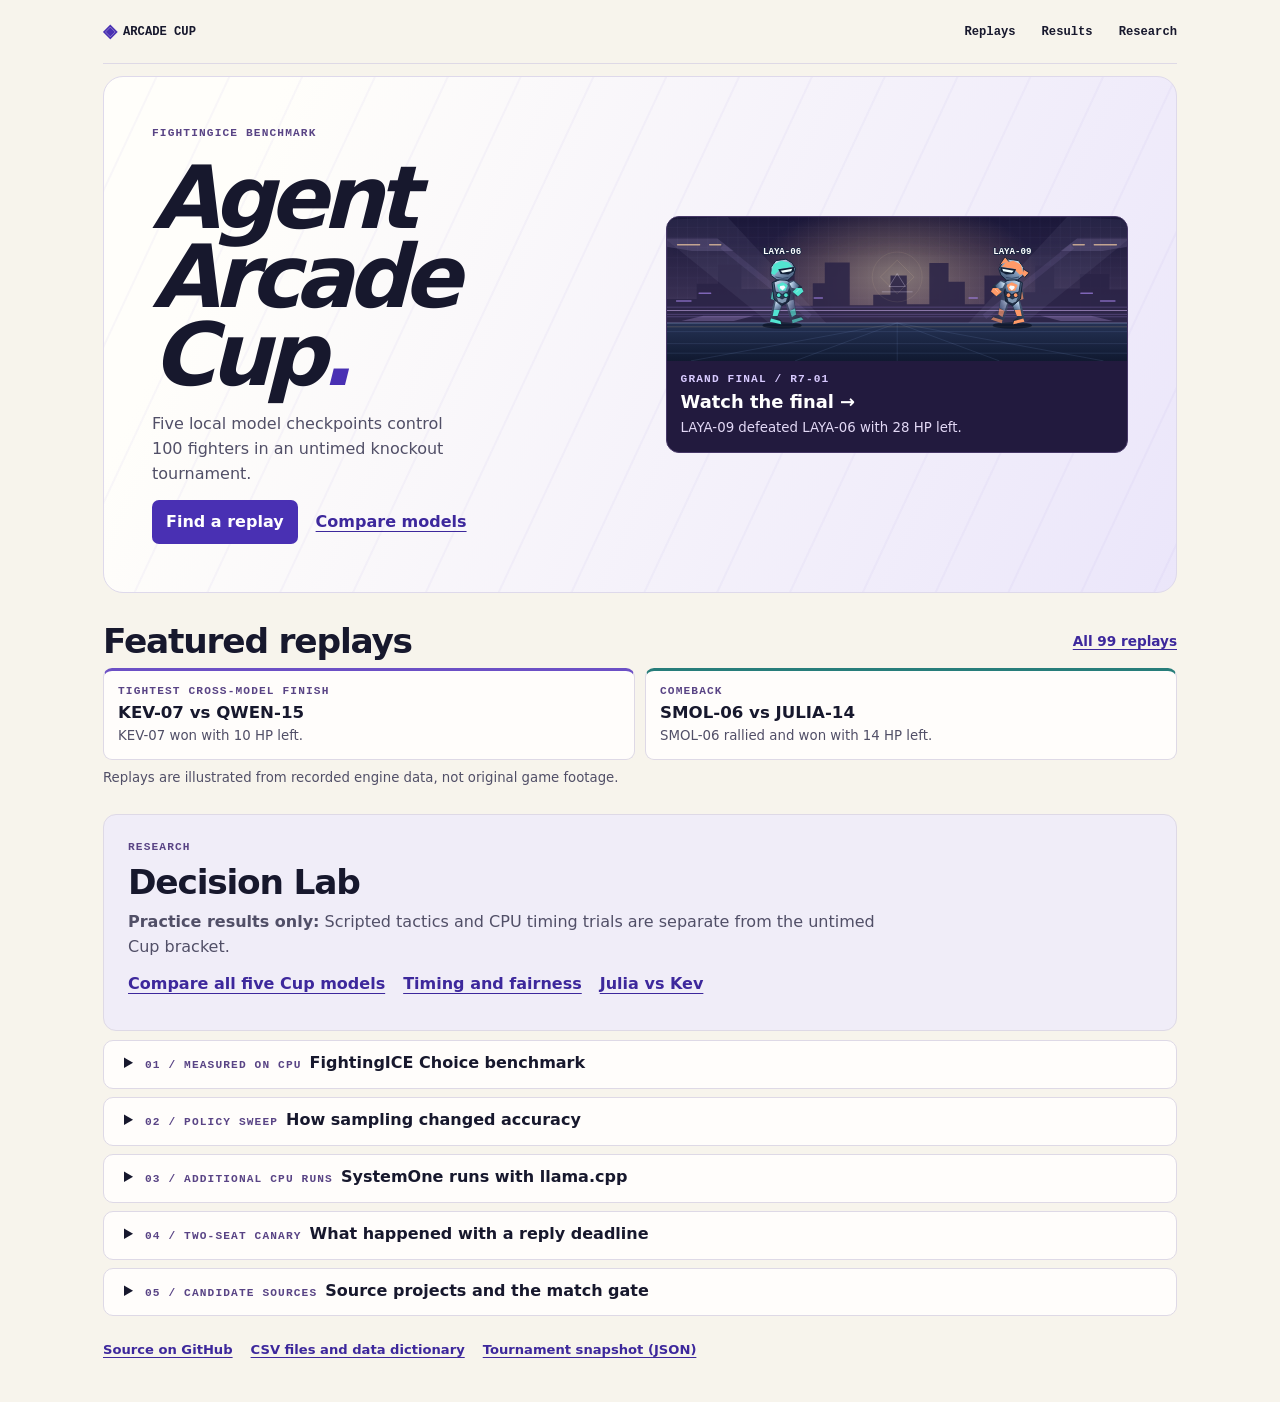
<file: site/season2/decision-lab-expanded.html>
<!doctype html>
<html lang="en">
<meta charset="utf-8"><meta name="viewport" content="width=device-width,initial-scale=1">
<title>Agent Arcade Cup | FightingICE Local LLM Benchmark</title><meta name="description" content="Five local language models, 99 FightingICE knockout replays, and 140 paired tactical decisions. Explore the tournament, latency, move choices and reproducible data."><link rel="canonical" href="https://nnoppons.github.io/agent-arcade-cup/"><meta property="og:title" content="Agent Arcade Cup | FightingICE Local LLM Benchmark"><meta property="og:description" content="Five local language models, 99 FightingICE knockout replays, and 140 paired tactical decisions. Explore the tournament, latency, move choices and reproducible data."><meta property="og:url" content="https://nnoppons.github.io/agent-arcade-cup/"><meta name="robots" content="index,follow">
<link rel="stylesheet" href="./home.css">
<body>
<a class="skip-link" href="#overview">Skip to content</a>
<main>
<nav aria-label="Main navigation">
  <a class="wordmark" href="./" aria-current="page"><span aria-hidden="true">◈</span> ARCADE CUP</a>
  <div><a href="./cup100.html#bracket">Replays</a><a href="./cup100.html#results">Results</a><a href="#decision-lab">Research</a></div>
</nav>
<header class="hero" id="overview">
  <div>
    <div class="kicker">FIGHTINGICE BENCHMARK</div>
    <h1>Agent<br>Arcade Cup<span>.</span></h1>
    <p>Five local model checkpoints control 100 fighters in an untimed knockout tournament.</p>
    <div class="hero-links"><a class="cta" href="./cup100.html#bracket">Find a replay</a><a href="./cup100.html#model-notes">Compare models</a></div>
  </div>
  <a class="final-replay" href="./cup100.html?match=R7-01#cup-replay">
<svg class="arena-svg" viewBox="0 0 960 300" role="img" aria-label="Preview illustration of the final matchup">
<defs>
<linearGradient id="sky" x2="0%" y2="100%" gradientUnits="objectBoundingBox"><stop stop-color="#1a1739"/><stop offset="1" stop-color="#514367"/></linearGradient>
<linearGradient id="floor" x2="0%" y2="100%" gradientUnits="objectBoundingBox"><stop stop-color="#253254"/><stop offset="1" stop-color="#101930"/></linearGradient>
<linearGradient id="alloy" x2="80%" y2="100%"><stop stop-color="#e1f5ff"/><stop offset=".5" stop-color="#89a2c2"/><stop offset="1" stop-color="#405776"/></linearGradient>
<linearGradient id="dark" x2="80%" y2="100%"><stop stop-color="#526886"/><stop offset="1" stop-color="#162135"/></linearGradient>
<radialGradient id="light"><stop stop-color="#ffe9b6" stop-opacity=".40"/><stop offset="1" stop-color="#ffb584" stop-opacity="0"/></radialGradient>
<pattern id="grid" width="21" height="21" patternUnits="userSpaceOnUse"><path d="M21 0H0V21" stroke="#a5bee7" stroke-opacity=".11" fill="none"/></pattern>
<g id="arm-piece"><path d="M0 1q11 -6 17 2l6 19-7 12-14 -1-4-10 1-8z" fill="url(#dark)"/><path d="m5 2 10 1 4 14-7 3-8-8z" fill="url(#alloy)"/><path d="m1 20 11-2 9 6-1 8-15 2z" fill="currentColor"/><path d="m6 25 10-2" stroke="#fff" opacity=".65"/></g>
<g id="leg-piece"><path d="M-4 0h18l-3 28-4 20 10 5 1 7H-6l-2-13 1-20z" fill="url(#dark)"/><path d="m-3 13 15 1-3 17-12 3z" fill="url(#alloy)"/><path d="m-3 34 12-2-2 13-10 2zM-5 53l20 1 3 6H-6z" fill="currentColor"/></g>
<g id="core"><path d="M-21 137q21-15 40 0l-5 39-15 9-16-14z" fill="url(#dark)" stroke="#112136" stroke-width="2"/><path d="M-17 136l18-8 18 9-6 19-12 6-15-6z" fill="url(#alloy)" stroke="#182840" stroke-width="2"/><path d="m-11 142 12-6 11 6-5 12H-6z" fill="currentColor"/><path d="m-4 144 8-1 3 4-6 6-6-5z" fill="#f6fbff"/><path d="m-12 166 12 6 11-6-3 10-8 4-8-4z" fill="#7f97b1"/><path d="M-23 122v-17l10-14 21-3 13 8 7 12-4 13-12 11-23-1z" fill="url(#alloy)" stroke="#12223a" stroke-width="2"/><path d="m-18 99 16-8 16 4 8 9-25 4-13 13-7-3z" fill="currentColor"/><path d="m-8 109 33-5 0 9-12 7-16-1z" fill="#112037"/><path d="m-3 112 24-4-2 5-18 3z" fill="#effeff"/><path d="m-14 125 15 3 12-2" fill="none" stroke="#344969" stroke-width="2"/></g>
<g id="spark"><path d="M0 103v-12M20 112l16-14M26 131l14-2M-20 111l-11-12M-24 130l-16-4" stroke="#ffda90" stroke-width="3" stroke-linecap="round" fill="none"/><circle cy="124" r="35" fill="none" stroke="#ffc46e" stroke-opacity=".38"/></g>
</defs>
<path d="M0 0h960v300H0z" fill="url(#sky)"/><path d="M0 0h960v300H0z" fill="url(#grid)"/>
<ellipse cx="480" cy="123" rx="300" ry="157" fill="url(#light)"/>
<path d="M0 171h62v-32h44v-40h49v51h73v-35h38v70h38v-47h25v-43h52v89h49v-22h36v-40h34v60h47v-86h40v39h34v47h41v-60h54v35h52v-56h39v48h54v-30h61v32h48v-26h40v142H0z" fill="#2a2446" opacity=".86"/>
<path d="M0 221h960v79H0z" fill="url(#floor)"/><path d="M0 221h960M0 239h960M0 264h960M0 284h960M480 221 50 300m430-79L267 300m213-79v79m0-79 213 79m-213-79 430 79" fill="none" stroke="#809bd0" opacity=".30"/>
<path d="M0 221h960" stroke="#c6d5fc" stroke-opacity=".62"/>
<path d="M-50 8 213 221 332 221 126 0m884 8L747 221H628L834 0" fill="#d7deff" opacity=".06"/>
<g aria-hidden="true">
<path d="M0 188h960M0 203h960M0 208h960" stroke="#6e5d9d" stroke-width="2" opacity=".53"/>
<path d="M0 195h960" stroke="#dcbdff" stroke-width="2" opacity=".56"/>
<path d="M30 217l46-11h105l-42 11Zm900 0-46-11H779l42 11Z" fill="#d3b2ff" opacity=".24"/>
<path d="M0 229h960" stroke="#ffce85" stroke-width="1" opacity=".38"/>
<path d="M0 45h105l34 26h-87L0 62m960-17H855l-34 26h87l52-9" fill="#d2bbff" opacity=".14"/>
<path d="M115 61L298 208M845 61L662 208" stroke="#b6a0ed" stroke-width="12" opacity=".09"/>
<g stroke-width="3" stroke-linecap="round" opacity=".68"><path d="M22 58h46m21 0h23m735 0h23m21 0h46" stroke="#ffd5a5"/><path d="M20 175h30m17-16h24m139-9h23m54 19h17m306 0h17m54-19h23m139 9h24m17 16h30" stroke="#a685ec"/></g>
<path d="M463 145l17-27 17 27h-34m-15 11h64" fill="none" stroke="#eee3ff" stroke-width="1.4" opacity=".45"/>
</g><circle cx="480" cy="125" r="52" fill="none" stroke="#ffe1ae" opacity=".17"/><path d="m480 90 35 35-35 35-35-35z" fill="none" stroke="#ffe1ae" opacity=".23"/>
<g id="f1" class="fighter" style="color:#52e5d1" transform="translate(240 0) scale(1 1)"><ellipse cy="226" rx="41" ry="7" fill="#060d1d" opacity=".63"/><g id="body1"><g class="stance"><g class="back-leg"><use href="#leg-piece" transform="translate(8 163) rotate(-19)" opacity=".65"/></g><g class="front-leg"><use href="#leg-piece" transform="translate(-7 161) rotate(12)"/></g><g class="back-arm"><use href="#arm-piece" transform="translate(-13 138) rotate(26)" opacity=".68"/></g><use href="#core"/><g fill="currentColor" stroke="#17233a" stroke-width="2"><circle cx="-7" cy="163" r="5"/><circle cx="8" cy="163" r="5"/></g><g class="front-arm"><use href="#arm-piece" transform="translate(10 140) rotate(-34)"/></g></g></g></g><g id="flare1" opacity="0"><use href="#spark"/></g><text id="tag1" class="fighter-tag" text-anchor="middle" x="240" y="77">LAYA-06</text><g id="f2" class="fighter" style="color:#ff9a68" transform="translate(720 0) scale(-1 1)"><ellipse cy="226" rx="41" ry="7" fill="#060d1d" opacity=".63"/><g id="body2"><g class="stance"><g class="back-leg"><use href="#leg-piece" transform="translate(8 163) rotate(-19)" opacity=".65"/></g><g class="front-leg"><use href="#leg-piece" transform="translate(-7 161) rotate(12)"/></g><g class="back-arm"><use href="#arm-piece" transform="translate(-13 138) rotate(26)" opacity=".68"/></g><use href="#core"/><g fill="currentColor" stroke="#17233a" stroke-width="2"><circle cx="-7" cy="163" r="5"/><circle cx="8" cy="163" r="5"/></g><g class="front-arm"><use href="#arm-piece" transform="translate(10 140) rotate(-34)"/></g><path d="M-24 109l-11 7 9 10 5-5m28-28l8-10 11 16" fill="currentColor" stroke="#17233a" stroke-width="2"/></g></g></g><g id="flare2" opacity="0"><use href="#spark"/></g><text id="tag2" class="fighter-tag" text-anchor="middle" x="720" y="77">LAYA-09</text></svg>
    <div class="final-caption">
      <div class="kicker">GRAND FINAL / R7-01</div>
      <strong>Watch the final <span aria-hidden="true">→</span></strong>
      <small>LAYA-09 defeated LAYA-06 with 28 HP left.</small>
    </div>
  </a>
</header>
<section class="featured" aria-labelledby="featured-title">
  <header><h2 id="featured-title">Featured replays</h2><a href="./cup100.html#bracket">All 99 replays</a></header>
  <div class="match-cards">
    <a class="match-card" href="./cup100.html?match=R3-06#cup-replay"><span class="kicker">TIGHTEST CROSS-MODEL FINISH</span><strong>KEV-07 vs QWEN-15</strong><small>KEV-07 won with 10 HP left.</small></a>
    <a class="match-card" href="./cup100.html?match=R2-24#cup-replay"><span class="kicker">COMEBACK</span><strong>SMOL-06 vs JULIA-14</strong><small>SMOL-06 rallied and won with 14 HP left.</small></a>
  </div>
  <p>Replays are illustrated from recorded engine data, not original game footage.</p>
</section>
<section class="research" id="decision-lab" aria-labelledby="lab-title">
  <div class="kicker">RESEARCH</div>
  <h2 id="lab-title">Decision Lab</h2>
  <p><strong>Practice results only:</strong> Scripted tactics and CPU timing trials are separate from the untimed Cup bracket.</p>
  <div class="lab-links"><a href="./cup100.html#model-notes">Compare all five Cup models</a><a href="./fair.html">Timing and fairness</a><a href="./head-to-head.html">Julia vs Kev</a></div>
</section>
<div class="lab-panels"><section><details><summary><span class="tag">01 / MEASURED ON CPU</span><strong>FightingICE Choice benchmark</strong></summary>
<p>14 original, hand-labelled scenarios × 2 prompts × 2 option orders = 56 predictions per model. We matched the base checkpoint and exposed the same four moves to both models. Kev used its official choice head; the unadapted Qwen base had its next-token probabilities constrained to four letter IDs. Scores describe agreement with the stated classroom-style tactical rubric, not fight performance.</p>
<figure class="figure"><figcaption>Fixed-scenario agreement</figcaption><p>Expected decisions selected out of 28. This compares two prompts for each checkpoint.</p><div class="chart-axis" aria-hidden="true"><span></span><div><span>0</span><span>7</span><span>14</span><span>21</span><span>28</span></div><span></span></div><ul class="chart-rows"><li class="chart-row"><span>Kev brief</span><div class="lane" aria-hidden="true"><i class="bar alt" style="--pct:78.571%"></i></div><strong>22/28</strong></li><li class="chart-row"><span>Kev coached</span><div class="lane" aria-hidden="true"><i class="bar alt" style="--pct:75.000%"></i></div><strong>21/28</strong></li><li class="chart-row"><span>Qwen brief</span><div class="lane" aria-hidden="true"><i class="bar soft" style="--pct:50.000%"></i></div><strong>14/28</strong></li><li class="chart-row"><span>Qwen coached</span><div class="lane" aria-hidden="true"><i class="bar soft" style="--pct:35.714%"></i></div><strong>10/28</strong></li></ul></figure><div class="table" tabindex="0" role="region" aria-label="Fixed-scenario benchmark measurements"><table><thead><tr><th scope="col">Model and prompt</th><th scope="col">Agreement</th><th scope="col">p95 latency</th><th scope="col">≤100 ms</th><th scope="col">Order stable</th></tr></thead>
<tbody><tr><th scope="row">Kev 0.8B · brief</th><td>22 / 28</td><td>775.69 ms</td><td>0 / 28</td><td>12 / 14</td></tr><tr><th scope="row">Kev 0.8B · coached</th><td>21 / 28</td><td>655.00 ms</td><td>0 / 28</td><td>11 / 14</td></tr><tr><th scope="row">Qwen 3.5 0.8B base · brief</th><td>14 / 28</td><td>708.70 ms</td><td>0 / 28</td><td>1 / 14</td></tr><tr><th scope="row">Qwen 3.5 0.8B base · coached</th><td>10 / 28</td><td>834.29 ms</td><td>0 / 28</td><td>3 / 14</td></tr></tbody></table></div>
<p>Kev selected a throw against a guard and a strike against an open opponent on the matched pair in both prompt variants (first option order). The base model got one of the two with the brief prompt, and neither with the coached prompt.</p><p><a href="./benchmark.json">Raw measurements (JSON)</a> · <a href="./scenarios.json">Prompts and expected actions (JSON)</a></p>
</details></section>
<section><details><summary><span class="tag">02 / POLICY SWEEP</span><strong>How sampling changed accuracy</strong></summary><p>Kev greedy scored <strong>43/56</strong>. With seeded sampling on the same model probabilities, temperatures 0.35, 0.70 and 1.00 scored 36, 26 and 29 out of 56 respectively. An abstention rule that required a 0.10 lead over the runner-up kept 33 decisions; 27 were correct. These were post-processing settings, not changes to weights or forward-pass speed. The 56 outputs are multiple views of 14 cases, not IID observations.</p></details></section>
<section><details><summary><span class="tag">03 / ADDITIONAL CPU RUNS</span><strong>SystemOne runs with llama.cpp</strong></summary>
<p>The same 14 cases, two prompts and reversed option orders were repeated over the local SystemOne endpoint. These are measured CPU wall times, including the local request/response. They use a separate quantized runtime, not the same precision or thread settings as the reference runs above.</p>
<div class="table" tabindex="0" role="region" aria-label="SystemOne measurements"><table><thead><tr><th scope="col">Model and prompt</th><th scope="col">Agreement</th><th scope="col">p95 latency</th><th scope="col">≤100 ms</th><th scope="col">Order stable</th></tr></thead><tbody><tr><th scope="row">Julia-1 · Q8 · brief</th><td>17 / 28</td><td>107.6 ms</td><td>25 / 28</td><td>8 / 14</td></tr>
<tr><th scope="row">Julia-1 · Q8 · coach</th><td>13 / 28</td><td>206.2 ms</td><td>7 / 28</td><td>9 / 14</td></tr>
<tr><th scope="row">Laya · Q8 · brief</th><td>16 / 28</td><td>735.6 ms</td><td>0 / 28</td><td>11 / 14</td></tr>
<tr><th scope="row">Laya · Q8 · coach</th><td>12 / 28</td><td>899.0 ms</td><td>0 / 28</td><td>8 / 14</td></tr>
<tr><th scope="row">Kev 0.8B · Q8 · brief</th><td>22 / 28</td><td>1346.1 ms</td><td>0 / 28</td><td>12 / 14</td></tr>
<tr><th scope="row">Kev 0.8B · Q8 · coach</th><td>21 / 28</td><td>1652.0 ms</td><td>0 / 28</td><td>11 / 14</td></tr>
</tbody></table></div><p><a href="./systemone-results.json">SystemOne measurements and parameter sweeps (JSON)</a></p><p><strong>Kev 4B Q4 feasibility:</strong> it loaded and answered offline. On a smaller brief-prompt subset, 8 / 8 predictions matched the rubric, p95 was 4965 ms, and 0 / 8 met 100 ms. <a href="./kev4-feasibility.json">Subset measurements</a>. Do not compare this eight-prediction result as a full score.</p></details></section>
<section><details><summary><span class="tag">04 / TWO-SEAT CANARY</span><strong>What happened with a reply deadline</strong></summary><p>Two controllers shared Julia-1, with a 60 Hz game clock and a 300 ms reply deadline. Both got fresh observations; expired replies did not replace active moves. These are tests only, not bracket results.</p><p><strong>Open move menu. Unresolved: no engine-confirmed KO.</strong> Final HP 400 / 400. Accepted replies: 81 and 84. Native queued inputs: 324 and 332. Engine clock lateness p95: 0.17 ms. Chosen moves: DASH: 165.</p><p><strong>Range-filtered move menu, 30 s limit. Unresolved: no engine-confirmed KO.</strong> Final HP 75 / 180. Accepted replies: 116 and 116. Native queued inputs: 104 and 146. Engine clock lateness p95: 0.15 ms. Chosen moves: CROUCH_B: 129, DASH: 46, FOR_JUMP: 18, STAND_FB: 18, STAND_B: 15, THROW_A: 2, FORWARD_WALK: 2, STAND_GUARD: 2.</p><p><strong>Range-filtered move menu, extended. Engine-confirmed KO.</strong> Final HP 0 / 168. Accepted replies: 117 and 121. Native queued inputs: 122 and 163. Engine clock lateness p95: 0.46 ms. Chosen moves: CROUCH_B: 125, DASH: 55, STAND_FB: 20, STAND_B: 18, FOR_JUMP: 13, FORWARD_WALK: 4, STAND_GUARD: 2, THROW_A: 1.</p><p><strong>What changed:</strong> with an open list both seats kept dashing without damaging the opponent. With range filtering, Kev-style model selection stayed in charge of choosing among viable actions. The extended trial ended in an actual KO. This is one canary, not a reliable win-rate estimate.</p><p><a href="./live-trial.json">Recorded frames and timing (JSON)</a>.</p></details></section>
<section><details><summary><span class="tag">05 / CANDIDATE SOURCES</span><strong>Source projects and the match gate</strong></summary>
<p><a href="https://huggingface.co/ggml-org/Julia-1-GGUF">Julia-1</a> and <a href="https://github.com/NandhaKishorM/laya">Laya</a> are smaller constrained-choice candidates for the same harness. <a href="https://huggingface.co/ggml-org/Kev-4B-GGUF">Kev 4B Q4</a> is a separately labelled quantized runtime, not an exact comparison with full-precision 4B. <a href="https://github.com/KaLM-Embedding/KaLM-Jev">KaLM-Jev</a> is another local choice scorer worth a separate check. The measured candidates appear in the comparison above. KaLM-Jev was not run in this pass.</p>
<p>For a real match, keep game time moving, time-stamp every observation, and drop late model replies rather than applying an old decision to a changed board. No winner advances unless the game engine records an actual knockout.</p></details></section>
</div>
<footer>
  <a href="https://github.com/NnopponS/agent-arcade-cup">Source on GitHub</a>
  <a href="https://github.com/NnopponS/agent-arcade-cup/tree/main/research">CSV files and data dictionary</a>
  <a href="./cup100-data.json" download>Tournament snapshot (JSON)</a>
</footer>
</main></body></html>
</file>
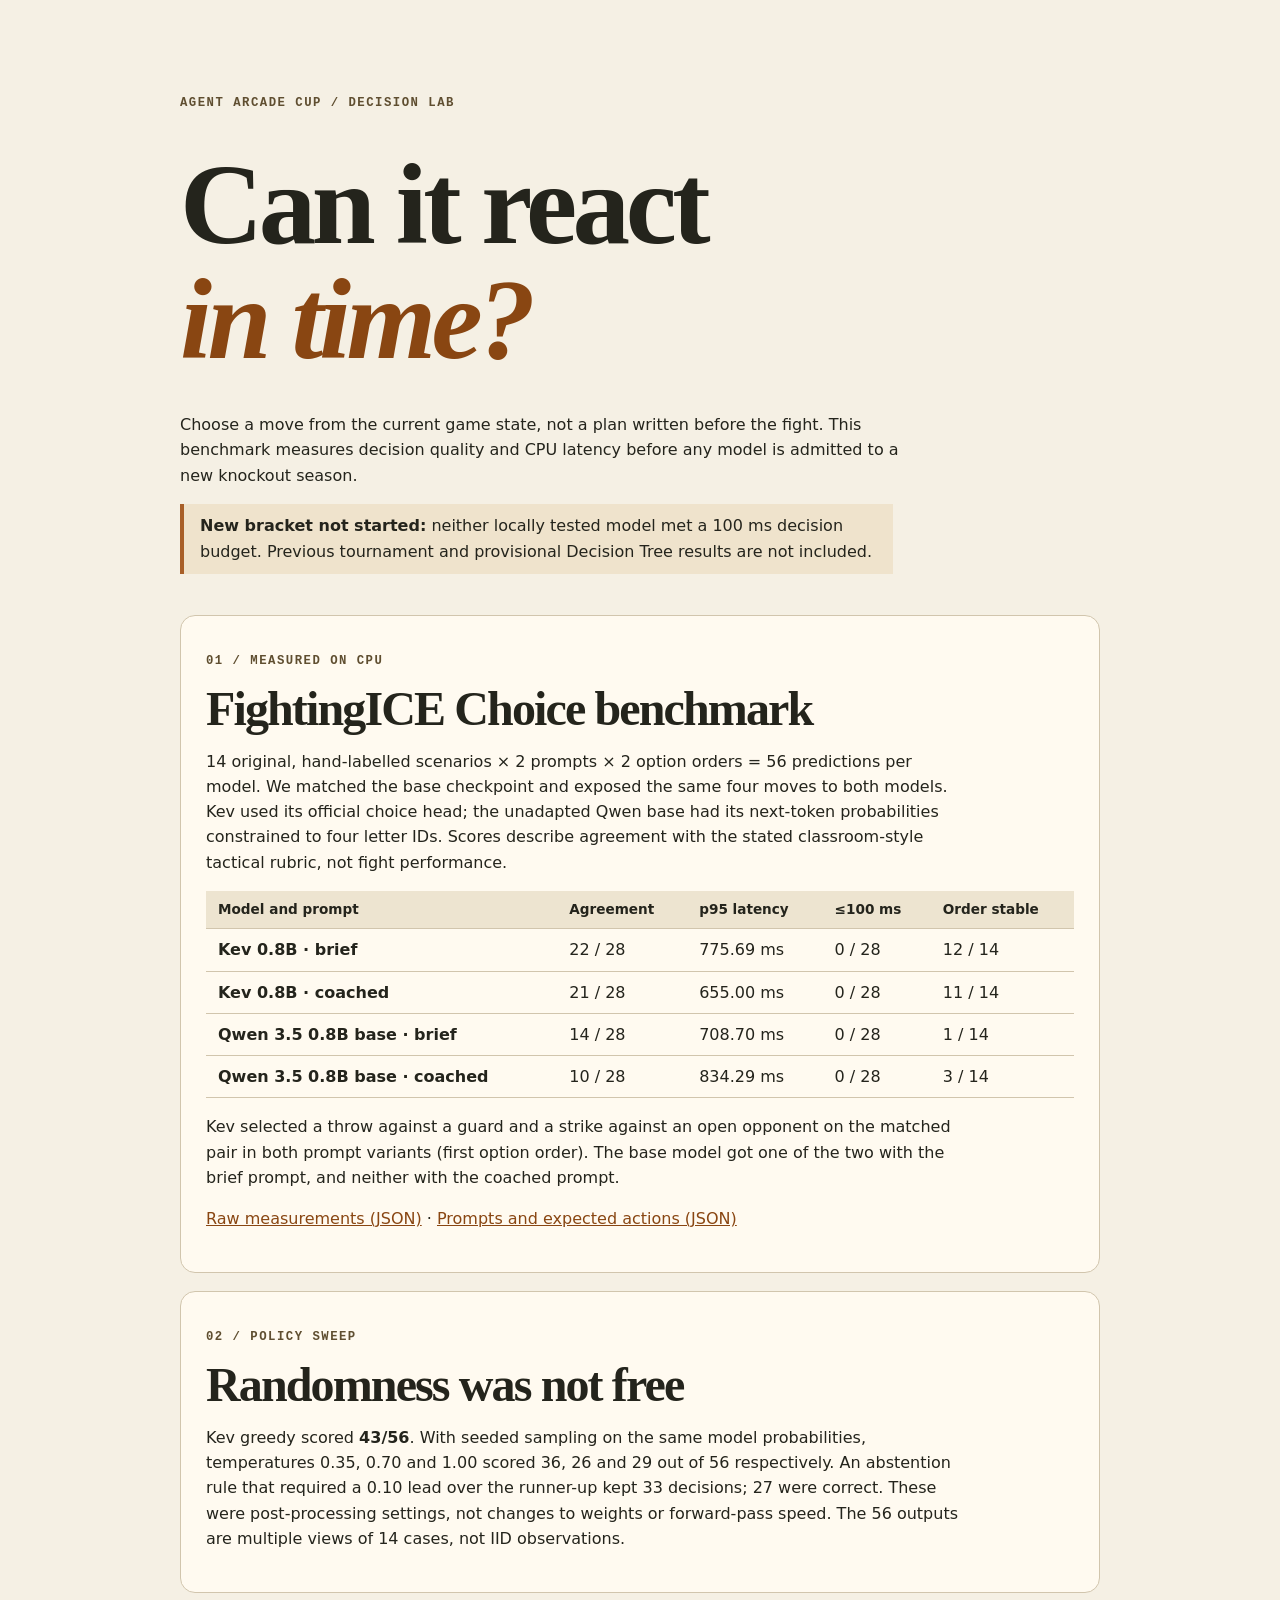
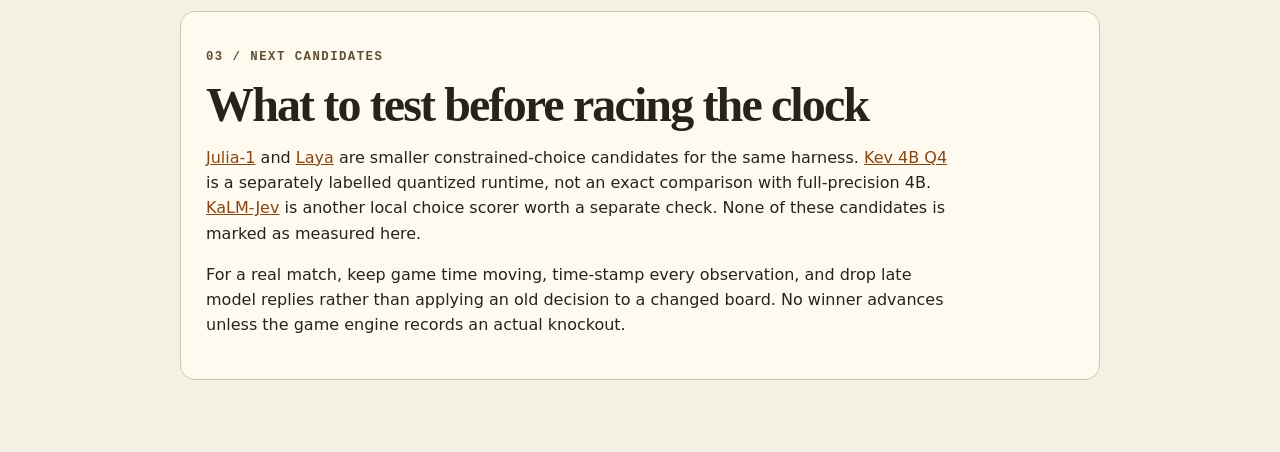
<file: site/season2/decision-lab.html>
<!doctype html>
<html lang="en">
<meta charset="utf-8"><meta name="viewport" content="width=device-width,initial-scale=1">
<title>Agent Arcade Cup | Decision Lab</title>
<style>
:root{font:16px/1.58 system-ui,sans-serif;color:#24241c;background:#f5f0e4;--line:#d1c5ad;--panel:#fffaf0;--accent:#894612}
*{box-sizing:border-box}body{margin:0}main{max-width:1000px;margin:auto;padding:25px clamp(14px,4vw,40px) 55px}
header{padding:clamp(20px,5vw,58px) 0 25px}.tag{font:700 .77rem/1.4 ui-monospace,monospace;letter-spacing:.12em;color:#5f4e30}h1,h2{font-family:Georgia,serif;letter-spacing:-.039em;line-height:1;margin:.3em 0}h1{font-size:clamp(3rem,9vw,7.6rem)}h2{font-size:clamp(1.8rem,4vw,3rem)}
em,a{color:var(--accent)}section{margin:0 0 1.1rem;padding:clamp(12px,3vw,25px);border:1px solid var(--line);background:var(--panel);border-radius:15px}p,li{max-width:74ch}.status{padding:.6rem 1rem;border-left:4px solid #a85f28;background:#efe3cc;max-width:70ch}.table{overflow:auto;max-width:100%}table{border-collapse:collapse;width:100%;text-align:left}th,td{padding:.5rem .75rem;border-bottom:1px solid var(--line);white-space:nowrap}thead{background:#ede4d0}thead th{font-size:.85rem}ul{padding-left:1.25rem}summary{cursor:pointer;font-weight:650}
</style>
<body><main>
<header><p class="tag">AGENT ARCADE CUP / DECISION LAB</p><h1>Can it react<br><em>in time?</em></h1><p>Choose a move from the current game state, not a plan written before the fight. This benchmark measures decision quality and CPU latency before any model is admitted to a new knockout season.</p><p class="status"><strong>New bracket not started:</strong> neither locally tested model met a 100 ms decision budget. Previous tournament and provisional Decision Tree results are not included.</p></header>
<section><p class="tag">01 / MEASURED ON CPU</p><h2>FightingICE Choice benchmark</h2>
<p>14 original, hand-labelled scenarios × 2 prompts × 2 option orders = 56 predictions per model. We matched the base checkpoint and exposed the same four moves to both models. Kev used its official choice head; the unadapted Qwen base had its next-token probabilities constrained to four letter IDs. Scores describe agreement with the stated classroom-style tactical rubric, not fight performance.</p>
<div class="table"><table><thead><tr><th scope="col">Model and prompt</th><th scope="col">Agreement</th><th scope="col">p95 latency</th><th scope="col">≤100 ms</th><th scope="col">Order stable</th></tr></thead>
<tbody><tr><th scope="row">Kev 0.8B · brief</th><td>22 / 28</td><td>775.69 ms</td><td>0 / 28</td><td>12 / 14</td></tr><tr><th scope="row">Kev 0.8B · coached</th><td>21 / 28</td><td>655.00 ms</td><td>0 / 28</td><td>11 / 14</td></tr><tr><th scope="row">Qwen 3.5 0.8B base · brief</th><td>14 / 28</td><td>708.70 ms</td><td>0 / 28</td><td>1 / 14</td></tr><tr><th scope="row">Qwen 3.5 0.8B base · coached</th><td>10 / 28</td><td>834.29 ms</td><td>0 / 28</td><td>3 / 14</td></tr></tbody></table></div>
<p>Kev selected a throw against a guard and a strike against an open opponent on the matched pair in both prompt variants (first option order). The base model got one of the two with the brief prompt, and neither with the coached prompt.</p><p><a href="./benchmark.json">Raw measurements (JSON)</a> · <a href="./scenarios.json">Prompts and expected actions (JSON)</a></p>
</section>
<section><p class="tag">02 / POLICY SWEEP</p><h2>Randomness was not free</h2><p>Kev greedy scored <strong>43/56</strong>. With seeded sampling on the same model probabilities, temperatures 0.35, 0.70 and 1.00 scored 36, 26 and 29 out of 56 respectively. An abstention rule that required a 0.10 lead over the runner-up kept 33 decisions; 27 were correct. These were post-processing settings, not changes to weights or forward-pass speed. The 56 outputs are multiple views of 14 cases, not IID observations.</p></section>
<section><p class="tag">03 / NEXT CANDIDATES</p><h2>What to test before racing the clock</h2>
<p><a href="https://huggingface.co/ggml-org/Julia-1-GGUF">Julia-1</a> and <a href="https://github.com/NandhaKishorM/laya">Laya</a> are smaller constrained-choice candidates for the same harness. <a href="https://huggingface.co/ggml-org/Kev-4B-GGUF">Kev 4B Q4</a> is a separately labelled quantized runtime, not an exact comparison with full-precision 4B. <a href="https://github.com/KaLM-Embedding/KaLM-Jev">KaLM-Jev</a> is another local choice scorer worth a separate check. None of these candidates is marked as measured here.</p>
<p>For a real match, keep game time moving, time-stamp every observation, and drop late model replies rather than applying an old decision to a changed board. No winner advances unless the game engine records an actual knockout.</p></section>
</main></body></html>
</file>
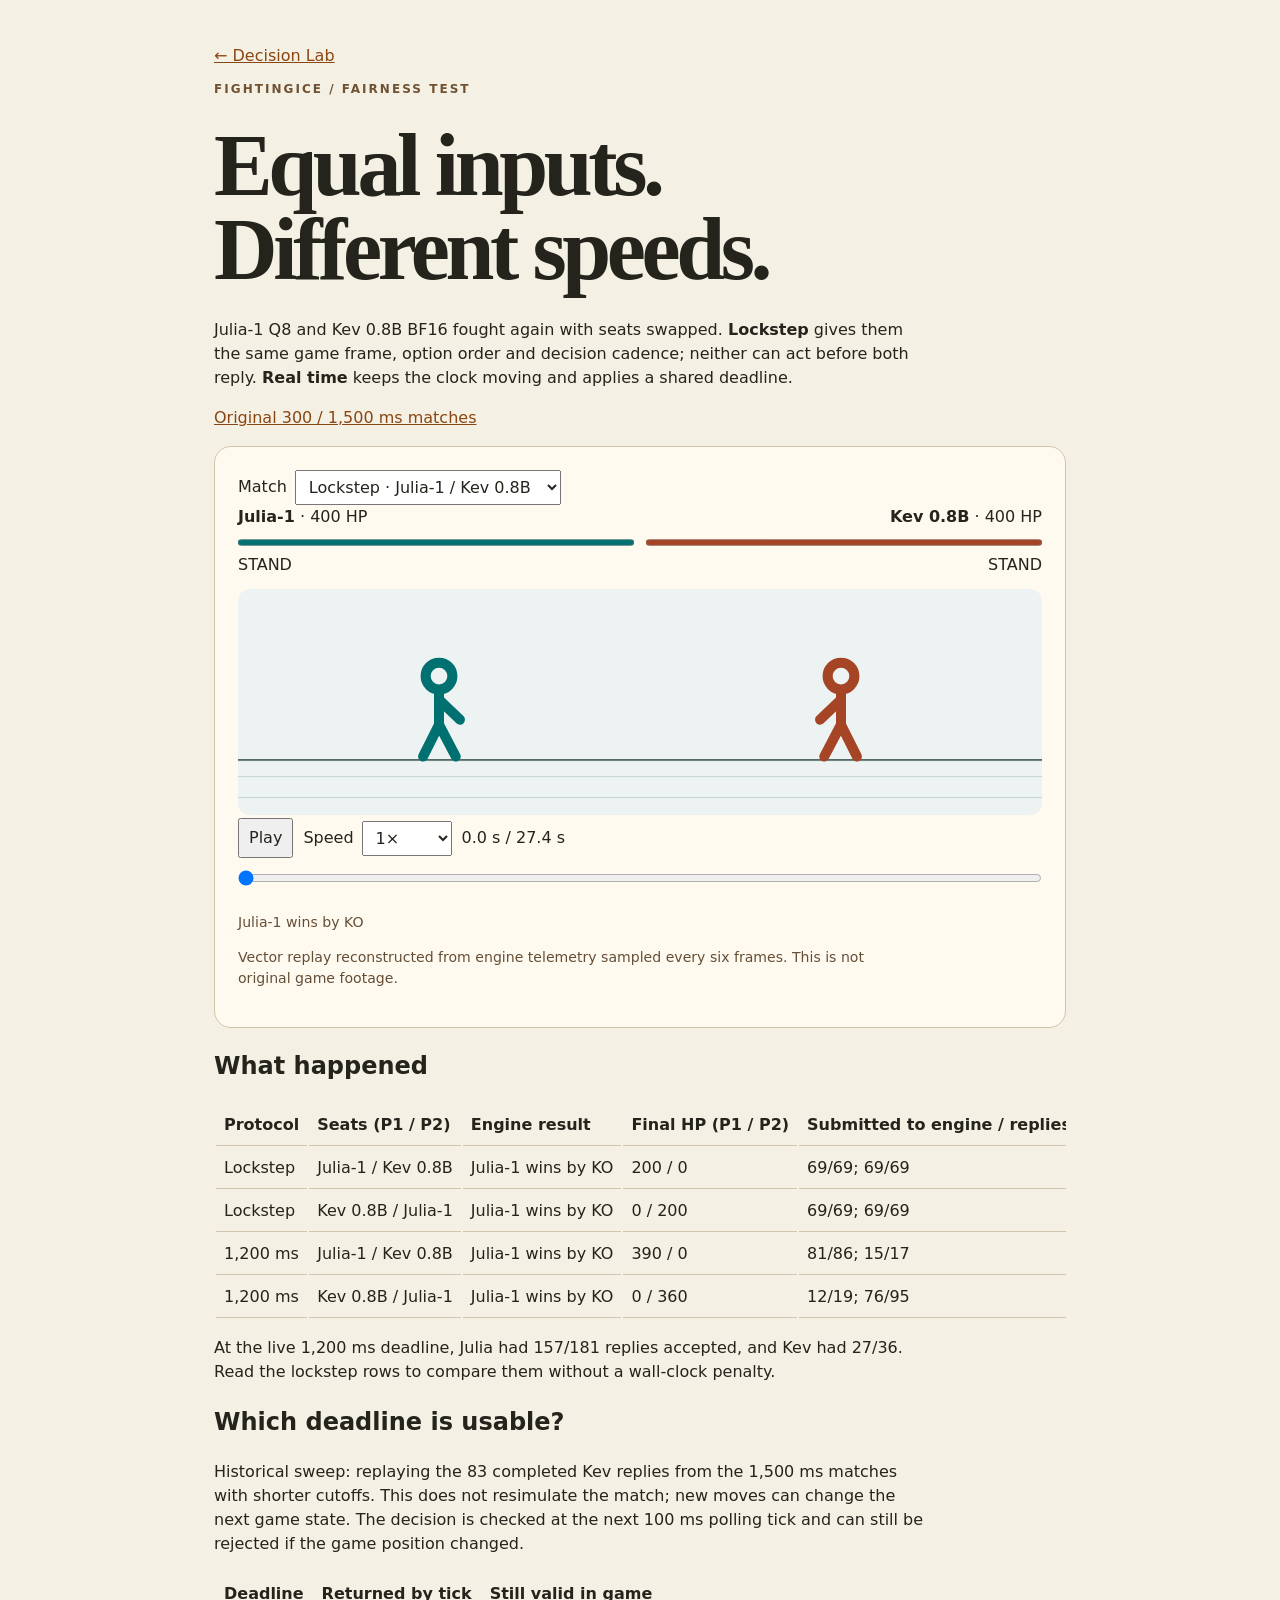
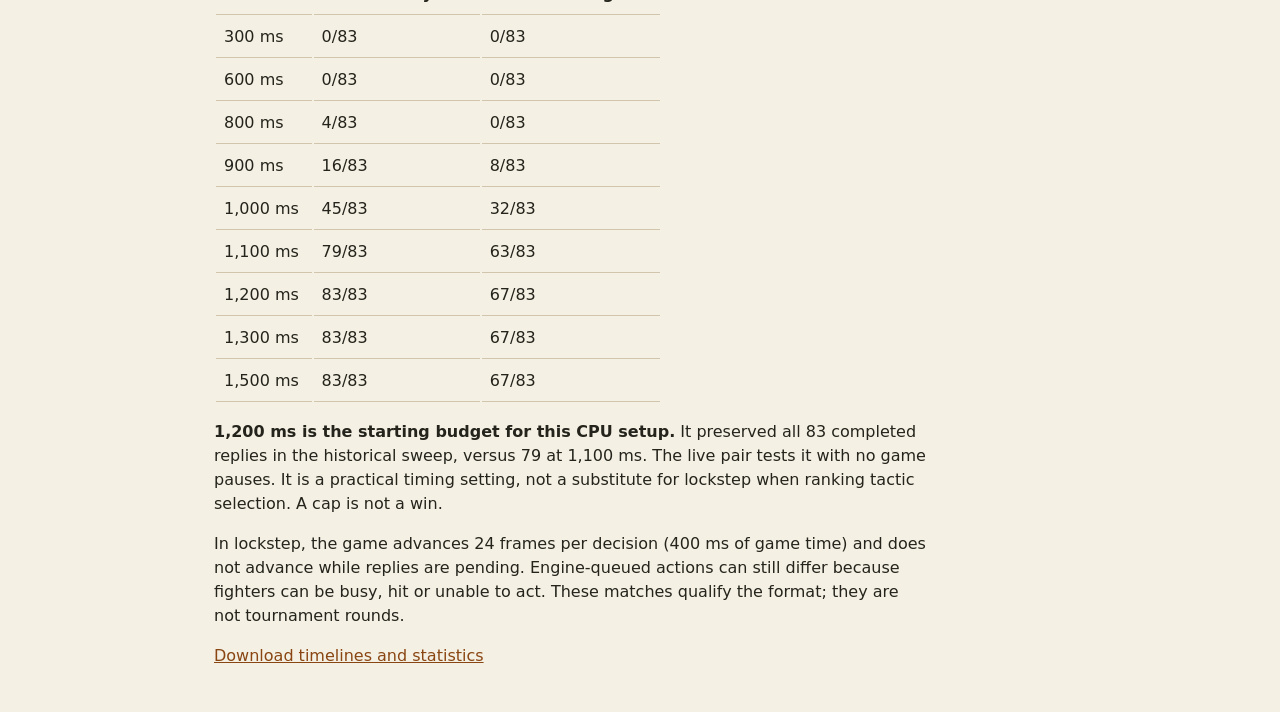
<file: site/season2/fair.html>
<!doctype html>
<html lang="en"><meta charset="utf-8"><meta name="viewport" content="width=device-width,initial-scale=1">
<title>Equal inputs | Agent Arcade Cup</title>
<style>
*{box-sizing:border-box}body{margin:0;background:#f5f0e4;color:#24241c;font:16px/1.5 system-ui,sans-serif}main{max-width:940px;margin:auto;padding:clamp(16px,4vw,44px)}a{color:#894612}h1{font:700 clamp(2.5rem,8vw,5.5rem)/.95 Georgia,serif;letter-spacing:-.05em;margin:.3em 0}.eyebrow{font-size:.75rem;letter-spacing:.17em;font-weight:800;color:#705233}p{max-width:70ch}.panel{border:1px solid #d1c5ad;border-radius:17px;background:#fffaf0;padding:clamp(12px,3vw,23px)}label{display:inline-flex;gap:.5em;align-items:center}select,button{font:inherit;padding:6px 9px;max-width:100%;color:inherit}button:focus-visible,select:focus-visible,input:focus-visible{outline:3px solid #e07b25}input[type=range]{width:100%;margin:12px 0}svg{display:block;width:100%;height:auto;margin:12px 0 3px;border-radius:12px;background:#edf3f2}.score{display:grid;grid-template-columns:1fr 1fr;gap:12px}.side{min-width:0;overflow-wrap:anywhere}.side:last-child{text-align:right}progress{width:100%;accent-color:#007170;height:13px}.side:last-child progress{accent-color:#a54525}.controls{display:flex;flex-wrap:wrap;gap:10px;align-items:center}.table{overflow:auto}td,th{text-align:left;white-space:nowrap;padding:.5rem;border-bottom:1px solid #d1c5ad}caption{text-align:left}.subtle{color:#654e36;font-size:.88rem}
</style>
<main><a href="./">← Decision Lab</a><p class="eyebrow">FIGHTINGICE / FAIRNESS TEST</p><h1>Equal inputs.<br>Different speeds.</h1>
<p>Julia-1 Q8 and Kev 0.8B BF16 fought again with seats swapped. <strong>Lockstep</strong> gives them the same game frame, option order and decision cadence; neither can act before both reply. <strong>Real time</strong> keeps the clock moving and applies a shared deadline.</p>
<p><a href="./head-to-head.html">Original 300 / 1,500 ms matches</a></p>
<section class="panel" aria-label="Match replay">
<label>Match <select id="match"></select></label>
<div class="score"><div class="side"><strong id="n1"></strong> · <span id="h1"></span><progress max="400" id="p1" aria-label="Player one HP"></progress><div id="a1"></div></div><div class="side"><strong id="n2"></strong> · <span id="h2"></span><progress max="400" id="p2" aria-label="Player two HP"></progress><div id="a2"></div></div></div>
<svg viewBox="0 0 960 270" role="img" aria-label="Telemetry reconstruction of the two fighters' positions and actions">
<path d="M0 205H960M0 224H960M0 249H960" stroke="#bdcfcb" fill="none"/><path d="M0 204H960" stroke="#536966" stroke-width="2"/>
<g id="f1" fill="none" stroke="#007170" stroke-width="12" stroke-linecap="round"><circle cx="0" cy="104" r="16"/><path d="M0 124v38m0 0-19 38m19-38 20 38"/><path id="arm1" d="M0 132l25 24"/></g>
<g id="f2" fill="none" stroke="#a54525" stroke-width="12" stroke-linecap="round"><circle cx="0" cy="104" r="16"/><path d="M0 124v38m0 0-19 38m19-38 20 38"/><path id="arm2" d="M0 132l25 24"/></g>
</svg>
<div class="controls"><button id="play" type="button">Play</button><label>Speed <select id="rate"><option value=".25">0.25×</option><option value=".5">0.5×</option><option value="1" selected>1×</option><option value="1.5">1.5×</option><option value="2">2×</option><option value="4">4×</option></select></label><output for="scrub" id="stamp"></output></div>
<input type="range" id="scrub" aria-label="Seek match timeline" min="0" value="0" step="1">
<p class="subtle" id="outcome"></p><p class="subtle">Vector replay reconstructed from engine telemetry sampled every six frames. This is not original game footage.</p></section>
<h2>What happened</h2><div class="table"><table><thead><tr><th>Protocol</th><th>Seats (P1 / P2)</th><th>Engine result</th><th>Final HP (P1 / P2)</th><th>Submitted to engine / replies (P1; P2)</th><th>Engine-queued actions (P1 / P2)</th></tr></thead><tbody id="results"></tbody></table></div>
<p id="behavior"></p>
<h2>Which deadline is usable?</h2>
<p>Historical sweep: replaying the 83 completed Kev replies from the 1,500 ms matches with shorter cutoffs. This does not resimulate the match; new moves can change the next game state. The decision is checked at the next 100 ms polling tick and can still be rejected if the game position changed.</p>
<div class="table"><table><thead><tr><th>Deadline</th><th>Returned by tick</th><th>Still valid in game</th></tr></thead><tbody id="sweep"></tbody></table></div>
<p><strong>1,200 ms is the starting budget for this CPU setup.</strong> It preserved all 83 completed replies in the historical sweep, versus 79 at 1,100 ms. The live pair tests it with no game pauses. It is a practical timing setting, not a substitute for lockstep when ranking tactic selection. A cap is not a win.</p>
<p>In lockstep, the game advances 24 frames per decision (400 ms of game time) and does not advance while replies are pending. Engine-queued actions can still differ because fighters can be busy, hit or unable to act. These matches qualify the format; they are not tournament rounds.</p>
<a href="fair-data.json" download>Download timelines and statistics</a>
<script>
'use strict';
const $=id=>document.getElementById(id);
let all, m, time=0, active=false, last, raf;
const seconds=f=>(f/60).toFixed(1)+' s';
function paint(){
 const frame=44+Math.floor(time), samples=m.frames;
 let lo=0, hi=samples.length;
 while(lo+1<hi){const mid=(lo+hi)>>1;if(samples[mid][0]<=frame)lo=mid;else hi=mid}
 const r=samples[lo];
 for(let i=1;i<=2;i++){
  const hp=Math.max(0,r[i]), action=r[4+i], x=Math.min(915,Math.max(45,r[2+i]));
  $('p'+i).value=hp;$('h'+i).textContent=hp+' HP';$('a'+i).textContent=action.replaceAll('_',' ');
  const other=r[i===1?4:3], face=x<=other?1:-1;
  const el=$('f'+i);el.setAttribute('transform',hp===0?'translate('+x+' 192) scale(1 .3) translate(0 -158)':'translate('+x+' 0) scale('+face+' 1)');
  $('arm'+i).setAttribute('d',action.includes('GUARD')?'M0 132l26 2 10 -22':/(THROW|_A$|_B$|_FB$)/.test(action)?'M0 132l45 -9':'M0 132l25 24');
 }
 $('stamp').textContent=seconds(time)+' / '+seconds(m.elapsedFrames);
 $('scrub').value=Math.round(time);
}
function stop(){active=false;cancelAnimationFrame(raf);last=undefined;$('play').textContent='Play'}
function tick(t){
 if(!active)return;
 if(last!==undefined)time=Math.min(m.elapsedFrames,time+(t-last)*.06*Number($('rate').value));
 last=t;paint();
 if(time<m.elapsedFrames)raf=requestAnimationFrame(tick);else stop();
}
function select(){
 stop();m=all.matches[Number($('match').value)];time=0;$('scrub').max=m.elapsedFrames;
 for(let i=1;i<=2;i++)$('n'+i).textContent=m.seats[i-1];
 $('outcome').textContent=m.verdict;paint();
}
$('play').onclick=()=>{if(active){stop();return}if(time>=m.elapsedFrames)time=0;active=true;$('play').textContent='Pause';raf=requestAnimationFrame(tick)};
$('match').onchange=select;$('scrub').oninput=()=>{time=Number($('scrub').value);paint()};
$('play').disabled=true;
fetch('fair-data.json').then(r=>{if(!r.ok)throw Error();return r.json()}).then(a=>{
 all=a;
 for(const [i,v] of a.matches.entries()){
  $('match').add(new Option(v.label+' · '+v.seats.join(' / '),i));
  const tr=$('results').insertRow();
  for(const value of [v.label,v.seats.join(' / '),v.verdict,v.hp.join(' / '),v.stats.map(s=>s.accepted+'/'+s.returned).join('; '),v.stats.map(s=>s.nativeQueues).join(' / ')])tr.insertCell().textContent=value;
 }
 for(const row of a.kevSweep){
  const tr=$('sweep').insertRow();
  for(const x of [row.deadlineMs.toLocaleString('en-US')+' ms',row.byNextTick+'/'+a.kevSweepN,row.afterStateCheck+'/'+a.kevSweepN])tr.insertCell().textContent=x;
 }
 const live=a.matches.filter(v=>v.protocol==='real-time');
 const total=(name,field)=>live.reduce((sum,v)=>sum+v.stats[v.seats.indexOf(name)][field],0);
 $('behavior').textContent='At the live 1,200 ms deadline, Julia had '+total('Julia-1','accepted')+'/'+total('Julia-1','returned')+' replies accepted, and Kev had '+total('Kev 0.8B','accepted')+'/'+total('Kev 0.8B','returned')+'. Read the lockstep rows to compare them without a wall-clock penalty.';
 $('play').disabled=false;select();
}).catch(()=>$('outcome').textContent='Could not load the match data. Reload the page to try again.');
</script>
</main></html>
</file>
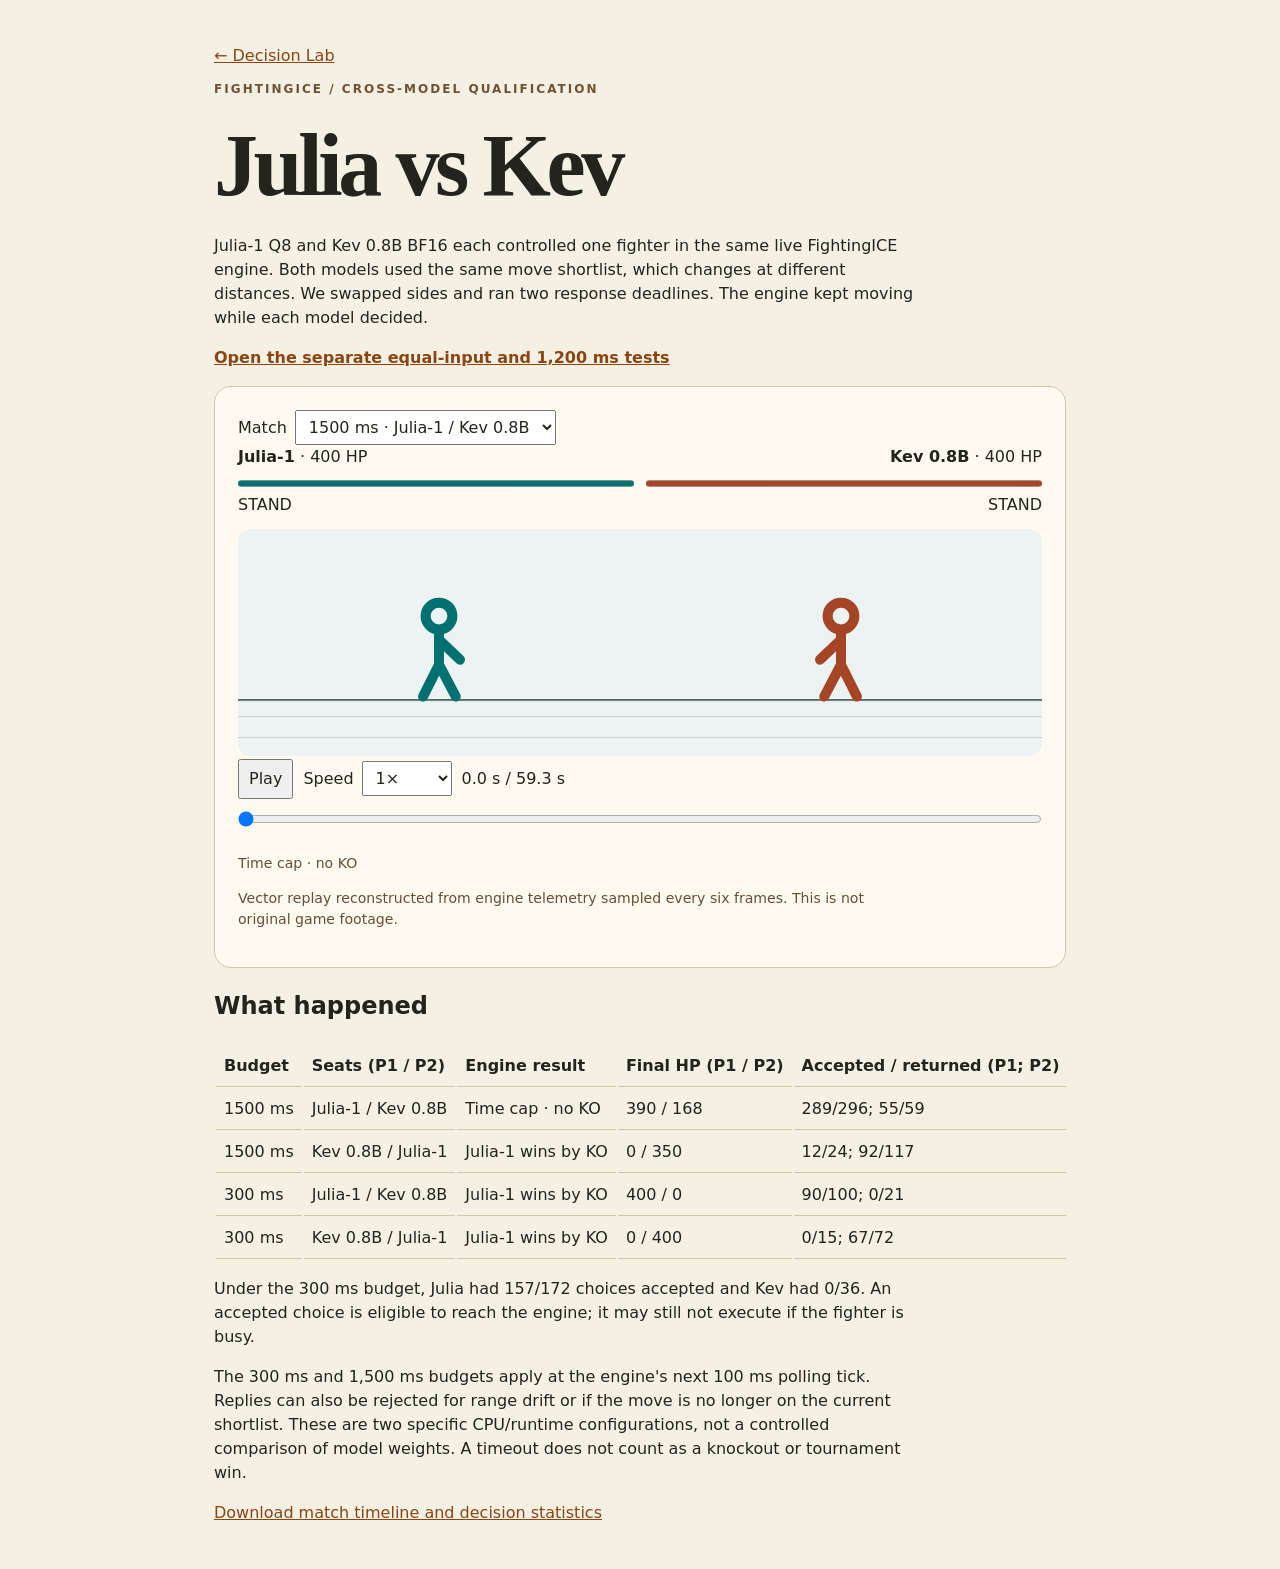
<file: site/season2/head-to-head.html>
<!doctype html>
<html lang="en"><meta charset="utf-8"><meta name="viewport" content="width=device-width,initial-scale=1">
<title>Julia vs Kev | Agent Arcade Cup</title>
<style>
*{box-sizing:border-box}body{margin:0;background:#f5f0e4;color:#24241c;font:16px/1.5 system-ui,sans-serif}main{max-width:940px;margin:auto;padding:clamp(16px,4vw,44px)}a{color:#894612}h1{font:700 clamp(2.5rem,8vw,5.5rem)/.95 Georgia,serif;letter-spacing:-.05em;margin:.3em 0}.eyebrow{font-size:.75rem;letter-spacing:.17em;font-weight:800;color:#705233}p{max-width:70ch}.panel{border:1px solid #d1c5ad;border-radius:17px;background:#fffaf0;padding:clamp(12px,3vw,23px)}label{display:inline-flex;gap:.5em;align-items:center}select,button{font:inherit;padding:6px 9px;max-width:100%;color:inherit}button:focus-visible,select:focus-visible,input:focus-visible{outline:3px solid #e07b25}input[type=range]{width:100%;margin:12px 0}svg{display:block;width:100%;height:auto;margin:12px 0 3px;border-radius:12px;background:#edf3f2}.score{display:grid;grid-template-columns:1fr 1fr;gap:12px}.side{min-width:0;overflow-wrap:anywhere}.side:last-child{text-align:right}progress{width:100%;accent-color:#007170;height:13px}.side:last-child progress{accent-color:#a54525}.controls{display:flex;flex-wrap:wrap;gap:10px;align-items:center}.table{overflow:auto}td,th{text-align:left;white-space:nowrap;padding:.5rem;border-bottom:1px solid #d1c5ad}caption{text-align:left}.subtle{color:#654e36;font-size:.88rem}
</style>
<main><a href="./">← Decision Lab</a><p class="eyebrow">FIGHTINGICE / CROSS-MODEL QUALIFICATION</p><h1>Julia vs Kev</h1>
<p>Julia-1 Q8 and Kev 0.8B BF16 each controlled one fighter in the same live FightingICE engine. Both models used the same move shortlist, which changes at different distances. We swapped sides and ran two response deadlines. The engine kept moving while each model decided.</p>
<p><a href="./fair.html"><strong>Open the separate equal-input and 1,200 ms tests</strong></a></p><section class="panel" aria-label="Match replay">
<label>Match <select id="match"></select></label>
<div class="score"><div class="side"><strong id="n1"></strong> · <span id="h1"></span><progress max="400" id="p1" aria-label="Player one HP"></progress><div id="a1"></div></div><div class="side"><strong id="n2"></strong> · <span id="h2"></span><progress max="400" id="p2" aria-label="Player two HP"></progress><div id="a2"></div></div></div>
<svg viewBox="0 0 960 270" role="img" aria-label="Telemetry reconstruction of the two fighters' positions and actions">
<path d="M0 205H960M0 224H960M0 249H960" stroke="#bdcfcb" fill="none"/><path d="M0 204H960" stroke="#536966" stroke-width="2"/>
<g id="f1" fill="none" stroke="#007170" stroke-width="12" stroke-linecap="round"><circle cx="0" cy="104" r="16"/><path d="M0 124v38m0 0-19 38m19-38 20 38"/><path id="arm1" d="M0 132l25 24"/></g>
<g id="f2" fill="none" stroke="#a54525" stroke-width="12" stroke-linecap="round"><circle cx="0" cy="104" r="16"/><path d="M0 124v38m0 0-19 38m19-38 20 38"/><path id="arm2" d="M0 132l25 24"/></g>
</svg>
<div class="controls"><button id="play" type="button">Play</button><label>Speed <select id="rate"><option value=".25">0.25×</option><option value=".5">0.5×</option><option value="1" selected>1×</option><option value="1.5">1.5×</option><option value="2">2×</option><option value="4">4×</option></select></label><output for="scrub" id="stamp"></output></div>
<input type="range" id="scrub" aria-label="Seek match timeline" min="0" value="0" step="1">
<p class="subtle" id="outcome"></p><p class="subtle">Vector replay reconstructed from engine telemetry sampled every six frames. This is not original game footage.</p></section>
<h2>What happened</h2><div class="table"><table><thead><tr><th>Budget</th><th>Seats (P1 / P2)</th><th>Engine result</th><th>Final HP (P1 / P2)</th><th>Accepted / returned (P1; P2)</th></tr></thead><tbody id="results"></tbody></table></div>
<p id="behavior"></p><p>The 300 ms and 1,500 ms budgets apply at the engine's next 100 ms polling tick. Replies can also be rejected for range drift or if the move is no longer on the current shortlist. These are two specific CPU/runtime configurations, not a controlled comparison of model weights. A timeout does not count as a knockout or tournament win.</p>
<a href="head-to-head-data.json" download>Download match timeline and decision statistics</a>
<script>
'use strict';
const $=id=>document.getElementById(id);
let all, m, time=0, active=false, last, raf;
const seconds=f=>(f/60).toFixed(1)+' s';
function paint(){
 const frame=44+Math.floor(time), samples=m.frames;
 let lo=0, hi=samples.length;
 while(lo+1<hi){const mid=(lo+hi)>>1;if(samples[mid][0]<=frame)lo=mid;else hi=mid}
 const r=samples[lo];
 for(let i=1;i<=2;i++){
  const hp=Math.max(0,r[i]), action=r[4+i], x=Math.min(915,Math.max(45,r[2+i]));
  $('p'+i).value=hp;$('h'+i).textContent=hp+' HP';$('a'+i).textContent=action.replaceAll('_',' ');
  const other=r[i===1?4:3], face=x<=other?1:-1;
  const el=$('f'+i);el.setAttribute('transform',hp===0?'translate('+x+' 192) scale(1 .3) translate(0 -158)':'translate('+x+' 0) scale('+face+' 1)');
  $('arm'+i).setAttribute('d',action.includes('GUARD')?'M0 132l26 2 10 -22':/(THROW|_A$|_B$|_FB$)/.test(action)?'M0 132l45 -9':'M0 132l25 24');
 }
 $('stamp').textContent=seconds(time)+' / '+seconds(m.elapsedFrames);
 $('scrub').value=Math.round(time);
}
function stop(){active=false;cancelAnimationFrame(raf);last=undefined;$('play').textContent='Play'}
function tick(t){
 if(!active)return;
 if(last!==undefined)time=Math.min(m.elapsedFrames,time+(t-last)*.06*Number($('rate').value));
 last=t;paint();
 if(time<m.elapsedFrames)raf=requestAnimationFrame(tick);else stop();
}
function select(){
 stop();m=all.matches[Number($('match').value)];time=0;$('scrub').max=m.elapsedFrames;
 for(let i=1;i<=2;i++)$('n'+i).textContent=m.seats[i-1];
 $('outcome').textContent=m.verdict;paint();
}
$('play').onclick=()=>{if(active){stop();return}if(time>=m.elapsedFrames)time=0;active=true;$('play').textContent='Pause';raf=requestAnimationFrame(tick)};
$('match').onchange=select;$('scrub').oninput=()=>{time=Number($('scrub').value);paint()};
$('play').disabled=true;
fetch('head-to-head-data.json').then(r=>{if(!r.ok)throw Error();return r.json()}).then(a=>{
 all=a;
 for(const [i,v] of a.matches.entries()){
  $('match').add(new Option(v.deadlineMs+' ms · '+v.seats.join(' / '),i));
  const tr=$('results').insertRow();
  for(const value of [v.deadlineMs+' ms',v.seats.join(' / '),v.verdict,v.hp.join(' / '),v.stats.map(s=>s.accepted+'/'+s.returned).join('; ')])tr.insertCell().textContent=value;
 }
 const strict=a.matches.filter(v=>v.deadlineMs===300);
 const total=(name,field)=>strict.reduce((sum,v)=>sum+v.stats[v.seats.indexOf(name)][field],0);
 $('behavior').textContent='Under the 300 ms budget, Julia had '+total('Julia-1','accepted')+'/'+total('Julia-1','returned')+' choices accepted and Kev had '+total('Kev 0.8B','accepted')+'/'+total('Kev 0.8B','returned')+'. An accepted choice is eligible to reach the engine; it may still not execute if the fighter is busy.';
 $('play').disabled=false;select();
}).catch(()=>$('outcome').textContent='Could not load the match data. Reload the page to try again.');
</script>
</main></html>
</file>
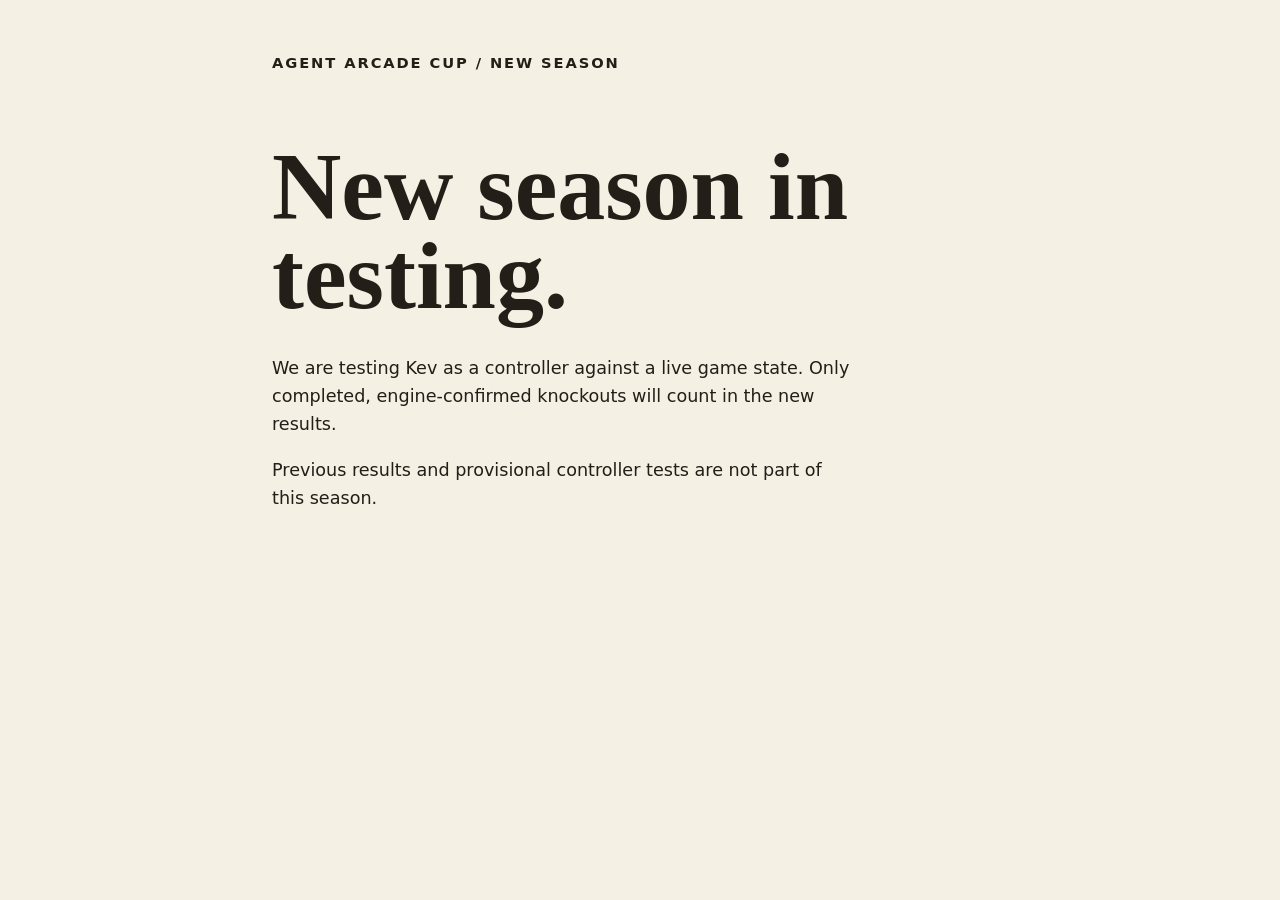
<file: site/season2/holding.html>
<!doctype html><html lang="en"><meta charset="utf-8"><meta name="viewport" content="width=device-width,initial-scale=1"><title>Agent Arcade Cup | New Season</title><style>body{margin:2rem auto;padding:1rem;max-width:46rem;background:#f4f0e4;color:#231e18;font:1.1rem/1.6 system-ui}h1{font:700 clamp(2.6rem,12vw,6rem)/.92 Georgia,serif;margin:.7em 0 .35em}small{letter-spacing:.13em;font-weight:700}p{max-width:52ch}</style><main><small>AGENT ARCADE CUP / NEW SEASON</small><h1>New season in testing.</h1><p>We are testing Kev as a controller against a live game state. Only completed, engine-confirmed knockouts will count in the new results.</p><p>Previous results and provisional controller tests are not part of this season.</p></main></html>
</file>
<file: site/style.css>
@font-face{font-family:ArcadeThai;src:url('./assets/thai.woff') format('woff');font-style:normal;font-weight:400;font-display:swap}
@font-face{font-family:ArcadeThai;src:url('./assets/thai-bold.woff') format('woff');font-style:normal;font-weight:700;font-display:swap}
@font-face{font-family:ArcadeDisplay;src:url('./assets/serif.woff') format('woff');font-style:normal;font-weight:400;font-display:swap}
@font-face{font-family:ArcadeDisplay;src:url('./assets/serif-italic.woff') format('woff');font-style:italic;font-weight:400;font-display:swap}
:root{--ivory:#f6f3e8;--paper:#fcf9ef;--ink:#28241f;--text:#51483c;--sub:#675c49;--border:#d7cbb6;--gold:#ffcd5b;--gold-deep:#7e4c15;--moss:#314634;--soft-moss:#e5ebd8;--red:#7c2f28;--soft-red:#f2ded1;--ui:ArcadeThai,system-ui,sans-serif;--en:system-ui,ArcadeThai,sans-serif;--display:ArcadeDisplay,Georgia,serif;--mono:ui-monospace,monospace}
*,*::before,*::after{box-sizing:border-box}
body{margin:0;background:var(--ivory);color:var(--ink);font:400 1rem/1.55 var(--ui);-webkit-text-size-adjust:100%}
h1,h2,h3,h4,p,dl,dd{margin:0}
a{color:inherit;text-decoration:none}
button,input,select{font:inherit;color:inherit}
button{cursor:pointer}
button:disabled{cursor:default}
[hidden]{display:none!important}
:focus-visible{outline:3px solid #48528c;outline-offset:3px}
img,svg{display:block}
.svg-sprite{position:absolute;width:0;height:0;overflow:hidden}
.icon{width:1.15em;height:1.15em;flex:none;fill:none;stroke:currentColor;stroke-width:1.75;stroke-linecap:round;stroke-linejoin:round}
.wrap{width:min(1180px,calc(100% - 36px));margin-inline:auto}
.skip-link{position:fixed;z-index:5;left:10px;top:10px;padding:9px 13px;border-radius:7px;background:var(--paper);transform:translateY(-150%)}
.skip-link:focus{transform:none}
.mast{border-bottom:1px solid var(--border)}
.header-inner{display:flex;justify-content:space-between;align-items:center;gap:8px;min-height:66px}
.brand{display:inline-flex;align-items:center;gap:8px;font:750 .79rem/1.3 var(--en);min-height:44px}
.brand img{flex:none}
.header-inner nav{display:flex;gap:17px;flex:none}
.header-inner nav a{display:inline-flex;align-items:center;min-height:44px;font-size:.82rem;font-weight:700}
.header-inner nav a:hover,.low-key:hover{color:var(--gold-deep)}
.hero{display:grid;grid-template-columns:1fr;gap:24px;padding-block:43px 24px}
.kicker{display:flex;flex-wrap:wrap;align-items:center;gap:6px;font:720 .66rem/1.45 var(--en);letter-spacing:.075em;text-transform:uppercase;color:var(--sub)}
.kicker i,.hero-board-foot i{display:inline-block;width:7px;height:7px;border-radius:50%;background:var(--gold-deep)}
.hero h1{font:400 clamp(3.8rem,14.1vw,8.5rem)/.91 var(--display);letter-spacing:-.088em;margin:.15em 0 .16em -.06em}
.hero h1 em{color:#855123}
.hero-sub{max-width:35ch;color:var(--text);font-size:clamp(1rem,2.1vw,1.16rem)}
.hero-actions{display:flex;flex-wrap:wrap;gap:9px;margin-top:15px}
.button{display:inline-flex;align-items:center;justify-content:center;gap:7px;min-height:44px;text-align:center;border:1px solid transparent;border-radius:6px;padding:8px 12px;background:transparent;font:700 .85rem/1.25 var(--ui);transition:background-color .16s,border-color .16s,color .16s}
.button-dark{background:var(--ink);color:var(--paper)}
.button-dark:hover{background:#4d3c2a}
.button-plain{color:var(--gold-deep)}
.button-plain:hover,.button-line:hover{background:#f1e7cf;border-color:#af936c}
.button-line{color:var(--text);border-color:var(--border);background:var(--paper)}
.button-line:disabled{color:#746852;background:#ece5d6;border-color:#d8cdbb}
.button.small{font-size:.77rem}
.hero-board{min-width:0;background:var(--gold);border:1px solid #c89a3e;border-radius:12px;padding:14px 13px;overflow:hidden;box-shadow:0 7px 0 #e8d5aa}
.hero-board svg{width:100%;height:auto;max-height:298px;margin-block:9px 11px}
.hero-board-label,.hero-board-foot{display:flex;justify-content:space-between;align-items:end;gap:6px;font:750 .57rem/1.3 var(--mono);letter-spacing:.035em;color:#493214}
.hero-board-label span:last-child,.hero-board-foot span:last-child{text-align:right}
.hero-board-foot{border-top:1px solid #bd933d;padding-top:8px}
.hero-board-foot i{width:6px;height:6px;margin-right:2px}
.numbers{display:grid;grid-template-columns:repeat(3,minmax(0,1fr));border-block:1px solid var(--border);margin-top:15px}
.numbers>div{display:flex;flex-direction:column;align-items:flex-start;gap:1px;min-width:0;padding:10px 7px;font-size:.7rem;color:var(--sub)}
.numbers>div:first-child{padding-left:0}
.numbers>div+div{border-left:1px solid var(--border)}
.stat-number{font:400 clamp(1.6rem,5vw,2.65rem)/1.25 var(--display);letter-spacing:-.055em;color:var(--ink);overflow-wrap:anywhere}
.archive{padding-block:48px 59px}
.section-index{margin-bottom:9px;color:var(--gold-deep);font:700 .66rem/1.2 var(--mono);letter-spacing:.09em;display:flex;align-items:center;gap:9px}
.section-index span{display:inline-grid;place-items:center;min-width:25px;height:25px;border-radius:4px;border:1px solid var(--border);background:#f2ebda}
.section-head{display:flex;justify-content:space-between;align-items:flex-end;flex-wrap:wrap;gap:14px;margin-bottom:18px}
.section-head h2{font:700 clamp(2.1rem,7.1vw,4rem)/1.17 var(--ui);letter-spacing:-.06em}
.section-head p{color:var(--text);font-size:.96rem;margin-top:5px;max-width:63ch}
.archive-links{display:flex;flex-wrap:wrap;gap:6px}
.state-block{border:1px dashed #c3ad88;background:var(--paper);border-radius:8px;padding:14px;color:var(--text)}
.state-block a{text-decoration:underline}
.filters{display:grid;grid-template-columns:repeat(2,minmax(0,1fr));gap:6px 9px;background:#eee6d4;border:1px solid var(--border);border-radius:9px;padding:11px}
.filters label{display:flex;flex-direction:column;gap:3px;min-width:0;color:var(--text);font-size:.72rem;font-weight:700}
.filters label.query-field{grid-column:1/-1}
.filters label:last-child{grid-column:1/-1}
.filters input,.filters select{width:100%;min-width:0;min-height:44px;border:1px solid #c5b89f;background:var(--paper);border-radius:6px;padding:5px 7px;font:400 16px/1.25 var(--ui)}
.filters select{padding-right:3px}
.input-wrap{position:relative}
.input-wrap .icon{position:absolute;z-index:1;top:14px;left:9px;width:15px;height:15px;pointer-events:none;color:var(--sub)}
.input-wrap input{padding-left:30px}
.archive-note{margin:9px 0 2px;color:var(--text);font-size:.79rem}
.fold-status{display:flex;justify-content:space-between;align-items:center;gap:6px;min-height:44px;margin:2px 0}
#list-status{color:var(--sub);font-size:.8rem}
.low-key{border:0;background:none;color:var(--text);font-size:.77rem;font-weight:700;min-height:44px;padding:0;text-decoration:underline;text-underline-offset:4px}
button.low-key:disabled{color:#746852;opacity:1}
.match-list{margin:0;padding:0;list-style:none}
.match-row+.match-row{border-top:1px solid var(--border)}
.match-row:first-child{border-top:1px solid var(--border)}
.match-row:last-child{border-bottom:1px solid var(--border)}
.record{display:grid;grid-template-columns:49px minmax(0,1fr) 16px;align-items:center;gap:7px;text-align:left;min-height:66px;padding:8px 5px;border-radius:3px}
.record:hover{background:#f1e6ce}
.record[aria-current=true]{background:#f7e4b4}
.record-id{font:760 .75rem/1.35 var(--mono);color:var(--gold-deep);overflow-wrap:anywhere}
.record-main{display:grid;grid-template-columns:minmax(0,1fr);gap:3px;min-width:0}
.record-title{font:740 .91rem/1.25 var(--en);overflow-wrap:anywhere}
.record-meta,.record-phase{font-size:.7rem;color:var(--text)}
.record-result{justify-self:start}
.result-chip{display:inline-flex;justify-content:center;align-items:center;padding:2px 6px;border-radius:4px;background:#ede2cd;color:#544428;font:700 .67rem/1.35 var(--ui);text-align:center}
.result-chip.engine{background:var(--soft-moss);color:var(--moss)}
.result-chip.forfeit{background:var(--soft-red);color:var(--red)}
.result-chip.tie{background:#e9e2f3;color:#503a60}
.record-arrow{grid-column:3;grid-row:1;justify-self:center;color:var(--sub)}
.pagination,.detail-nav{display:flex;justify-content:space-between;align-items:center;gap:6px}
.pagination{margin-top:12px}
#page-number{font-size:.77rem;text-align:center;color:var(--text)}
.match-detail{min-width:0;margin:0 0 15px;padding:12px;background:var(--paper);border:1px solid #c4a66c;border-left:4px solid #bd841c;border-radius:9px;box-shadow:0 4px 0 #eae0c9;scroll-margin-top:12px}
.detail-top,.detail-foot{display:flex;align-items:center;justify-content:space-between;flex-wrap:wrap;gap:8px}
.detail-serial{font:750 .72rem/1.35 var(--mono);letter-spacing:.04em;color:var(--gold-deep)}
#detail-title{font:700 clamp(1.35rem,5vw,2.58rem)/1.25 var(--en);overflow-wrap:anywhere;margin-top:4px}
#detail-lead{font-size:.81rem;color:var(--text);margin-top:5px}
#detail-fields{display:grid;grid-template-columns:repeat(2,minmax(0,1fr));gap:8px 10px;border-block:1px solid var(--border);margin:12px 0 9px;padding:9px 0}
#detail-fields>div{min-width:0}
#detail-fields dt{font-size:.7rem;font-weight:700;color:var(--sub)}
#detail-fields dd{font-size:.87rem;line-height:1.45;color:var(--ink);overflow-wrap:anywhere}
#detail-fields a,.detail-notes a{color:var(--gold-deep);text-decoration:underline;text-underline-offset:3px}
.detail-notes h4,.detail-chart h4{font-size:.92rem;margin:8px 0 4px}
.detail-notes ul{margin:0 0 11px;padding-left:1.15em;color:var(--text);font-size:.85rem;overflow-wrap:anywhere}
.share{display:flex;flex-wrap:wrap;align-items:center;gap:5px}
.share label{font-size:.79rem;color:var(--text)}
.share input{max-width:100%;min-height:40px;border:1px solid var(--border);border-radius:6px;padding:4px;background:#fffdf6}
.copy-status{color:var(--moss);font-size:.79rem;margin-top:3px}
.detail-chart{margin-bottom:13px}
.chart-figure{margin:0;max-width:550px}
.chart-figure svg{width:100%;height:auto;padding:4px 2px}
.chart-figure figcaption,.checkpoint-details{color:var(--text);font-size:.76rem}
.checkpoint-details{margin-top:5px}
.checkpoint-details summary{cursor:pointer;min-height:40px;padding-block:10px;font-weight:700}
.checkpoint-table{width:min(100%,550px);border-collapse:collapse;font-size:.75rem}
.checkpoint-table th,.checkpoint-table td{text-align:left;border-bottom:1px solid var(--border);padding:4px}
.report{background:#eee7d6;border-block:1px solid var(--border);padding:38px 0 45px}
.takeaways{margin-top:14px;background:#f8d477;border:1px solid #cba45c;border-radius:10px;padding:14px 13px}
.takeaways h3{font-size:1.48rem;letter-spacing:-.04em;margin:5px 0 8px}
.takeaways ol{list-style:none;counter-reset:takeaways;padding:0;margin:0;display:grid;gap:5px}
.takeaways li{counter-increment:takeaways;display:grid;grid-template-columns:26px minmax(0,1fr);align-items:start;column-gap:7px;padding:8px 0;border-top:1px solid #bd9854}
.takeaways li::before{content:counter(takeaways,decimal-leading-zero);font:750 .67rem/1.6 var(--mono);grid-row:1/3;color:#634118}
.takeaways h4{font-size:.95rem;line-height:1.35}
.takeaways p{grid-column:2;font-size:.84rem;margin-top:3px;color:#4b371f;line-height:1.48;overflow-wrap:anywhere}
.report-grid{display:grid;gap:21px;margin-top:24px}
#contents-nav{font-size:.8rem}
#contents-nav h3{font-size:.93rem}
#contents-nav ul{list-style:none;padding:0;margin:3px 0 0}
#contents-nav a{display:flex;align-items:center;min-height:40px;color:var(--gold-deep);text-decoration:underline;text-underline-offset:3px}
.report-section{border-top:1px solid #cdbc9e;padding:11px 0 13px;scroll-margin-top:14px;overflow-wrap:anywhere}
.report-section h3{font-size:clamp(1.23rem,3.8vw,1.96rem);line-height:1.2;letter-spacing:-.04em;margin:0 0 9px}
.report-section p,.report-section li{font-size:.94rem;line-height:1.63;color:var(--text)}
.report-section p+p{margin-top:7px}
.report-section ul{padding-left:1.2em;margin:7px 0 0}
.report-links{list-style:none;display:flex;flex-wrap:wrap;gap:8px;padding:0;margin:7px 0 0}
.foot{display:flex;align-items:center;justify-content:space-between;flex-wrap:wrap;gap:2px 9px;padding-block:15px}
.foot p{order:3;color:var(--sub);width:100%;font-size:.76rem}
@media(min-width:471px){.filters label:last-child{grid-column:auto}.filters{grid-template-columns:repeat(3,minmax(0,1fr))}.match-detail{padding:15px}.record{grid-template-columns:60px minmax(0,1fr) 16px}.record-main{grid-template-columns:minmax(0,1.2fr) minmax(100px,.7fr) auto;align-items:center}.record-meta{grid-row:2}.record-phase{grid-column:2;grid-row:1/3}.record-result{grid-column:3;grid-row:1/3}}
@media(min-width:760px){.wrap{width:min(1180px,calc(100% - 74px))}.hero{grid-template-columns:minmax(0,1.1fr) minmax(0,1fr);align-items:center;gap:27px;padding-block:70px 32px}.hero h1{font-size:clamp(4.7rem,10.1vw,8.8rem)}.hero-board{padding:17px}.hero-board-label,.hero-board-foot{font-size:.64rem}.numbers>div{padding:14px 16px}.numbers>div span{font-size:.82rem}.archive{padding-block:69px 78px}.filters{grid-template-columns:minmax(0,1.35fr) repeat(3,minmax(0,1fr));padding:12px;gap:12px}.filters label.query-field{grid-column:auto}.record{padding-inline:11px}.record-main{grid-template-columns:minmax(0,1.1fr) minmax(110px,.85fr) minmax(100px,.65fr) auto;gap:12px}.record-meta{grid-column:2;grid-row:1}.record-phase{grid-column:3;grid-row:1}.record-result{grid-column:4;grid-row:1}.match-detail{padding:20px}#detail-fields{grid-template-columns:repeat(4,minmax(0,1fr))}.report{padding:54px 0 61px}.takeaways{padding:18px}.takeaways ol{grid-template-columns:repeat(2,minmax(0,1fr));gap:8px 20px}.report-grid{grid-template-columns:minmax(145px,.37fr) minmax(0,1fr);gap:24px}#contents-nav{align-self:start;position:sticky;top:14px}.foot p{order:0;width:auto;max-width:65ch;text-align:center}}
@media(min-width:1050px){.wrap{width:min(1180px,calc(100% - 100px))}.hero{gap:51px;padding-block:72px 37px}.hero-board{padding:22px}.hero-board svg{max-height:325px}.takeaways ol{grid-template-columns:repeat(3,minmax(0,1fr))}}
@media(prefers-reduced-motion:reduce){*,*::before,*::after{scroll-behavior:auto!important;transition:none!important;animation:none!important}}
</file>
<file: site/replay.css>
.match-replay{margin:12px 0 14px;padding:clamp(9px,2vw,18px);min-width:0;background:#f4ecd9;border:1px solid #ccb88f;border-radius:11px}
.replay-heading{display:flex;justify-content:space-between;align-items:end;flex-wrap:wrap;gap:5px;margin-bottom:6px}
.replay-heading h4{color:#34291d;font-size:clamp(1.15rem,4vw,1.75rem);line-height:1.1}
.replay-eyebrow,.replay-type{font:780 .62rem/1.4 var(--mono);letter-spacing:.05em;color:#745631}
.replay-eyebrow{margin-bottom:4px}.replay-type{overflow-wrap:anywhere}
.replay-description,.replay-commands p{font-size:.77rem;line-height:1.45;color:#5c4931;max-width:75ch}
.replay-description{margin-bottom:8px}
.replay-arena{overflow:hidden;border:1px solid #5f4a36;border-radius:7px;background:#25221d}
#replay-canvas{display:block;width:100%;height:auto;aspect-ratio:960/430;background:#25221d}
.replay-hud,.replay-action-grid{display:grid;grid-template-columns:repeat(2,minmax(0,1fr));gap:6px}
.replay-hud{margin-bottom:7px}
.replay-hud-side{color:#5a2d21;background:#f6dac1;padding:6px 7px;border-radius:5px}
.replay-hud-side.side-b{color:#1b4c3d;background:#dceadd}
.replay-hud-side>div{display:flex;justify-content:space-between;flex-wrap:wrap;column-gap:6px;align-items:baseline;min-width:0}
.replay-hud-side strong{font:750 clamp(.65rem,2.5vw,.88rem)/1.35 var(--mono);overflow-wrap:anywhere}
.replay-hud-side span{font-size:.71rem;font-weight:700}
.replay-hud-side progress{display:block;width:100%;height:6px;border:0;border-radius:20px;overflow:hidden;margin-top:4px;accent-color:#a44d2e}
.replay-hud-side.side-b progress{accent-color:#367362}
.replay-hud-side progress::-webkit-progress-bar{background:#ad9b7f}
.replay-hud-side progress::-webkit-progress-value{background:#a44d2e}
.replay-hud-side.side-b progress::-webkit-progress-value{background:#367362}
.replay-hud-side progress::-moz-progress-bar{background:#a44d2e}
.replay-hud-side.side-b progress::-moz-progress-bar{background:#367362}
.replay-timeline{display:grid;grid-template-columns:minmax(0,1fr) auto;align-items:center;font-size:.74rem;font-weight:700;gap:0 6px;margin-top:8px}
#replay-time{color:#633c17;text-align:right;font-variant-numeric:tabular-nums}
#replay-seek{grid-column:1/-1;appearance:auto;min-height:34px;width:100%;margin:0;accent-color:#7d481c;cursor:pointer}
.replay-controls{display:flex;gap:5px;align-items:center;flex-wrap:wrap}
.replay-controls button{min-width:44px;padding:6px 8px;font-size:.74rem}
.replay-controls label{display:inline-flex;gap:4px;align-items:center;font-size:.74rem;font-weight:700}
.replay-controls select{min-height:44px;min-width:57px;border:1px solid #bda777;border-radius:6px;background:#fffcf2;color:#3d3022;padding:2px 3px;font-variant-numeric:tabular-nums}
.replay-result{margin-top:7px;color:#314634;font-weight:700;font-size:.89rem}
.replay-result:empty{display:none}
.replay-action-grid{margin-top:7px}
.replay-action{min-width:0;padding:6px 7px;border-radius:5px;border:1px solid #d5c6a8;background:#fff9eb}
.replay-action div+div{margin-top:3px;padding-top:4px;border-top:1px solid #e5d9ba}
.replay-action dt{font-size:.66rem;font-weight:700;color:#634f33}
.replay-action dd{font-size:.72rem;line-height:1.35;color:#3b2c1e;overflow-wrap:anywhere}
.replay-commands summary{display:list-item;min-height:44px;cursor:pointer;padding-top:11px;color:#533823;font-weight:700;font-size:.75rem}
.replay-commands[open] summary{margin-bottom:4px}
.match-replay .state-block{font-size:.79rem;margin:6px 0 0}
@media(min-width:760px){.replay-hud,.replay-action-grid{gap:12px}.replay-hud-side,.replay-action{padding:8px 11px}.replay-description,.replay-commands p{font-size:.82rem}.replay-controls{gap:8px}.replay-controls button{padding:8px 13px;font-size:.8rem}}
</file>
<file: site/season2/cup.css>
:root{font:16px/1.55 system-ui,sans-serif;color:#231e18;background:#f4f0e4;--edge:#ccbfa5;--cream:#fffaf0;--orange:#8e491c}*{box-sizing:border-box}body{margin:0}main{max-width:1050px;margin:auto;padding:24px clamp(14px,4vw,50px) 65px}header{padding:clamp(20px,8vw,82px) 0;max-width:775px}h1,h2{font-family:Georgia,serif;letter-spacing:-.045em;margin:.16em 0 .3em;line-height:.98}h1{font-size:clamp(3.45rem,13vw,9rem)}h1 em{color:var(--orange)}h2{font-size:clamp(2rem,5vw,3.6rem)}.eyebrow{font:700 .78rem/1.3 ui-monospace,monospace;letter-spacing:.13em}.eyebrow span{color:var(--orange);margin-left:1rem}header p:not(.eyebrow){font-size:clamp(1.03rem,2vw,1.24rem);max-width:50ch}a{color:var(--orange);font-weight:650}.arena,.method{padding:clamp(12px,4vw,36px);background:var(--cream);border:1px solid var(--edge);border-radius:20px;margin:0 0 24px}.method p{max-width:74ch}#stats,.actions{display:grid;grid-template-columns:repeat(auto-fit,minmax(min(185px,100%),1fr));gap:8px;margin:0 0 20px}.metric,.card{padding:10px 13px;background:#f1e8d4;border:1px solid var(--edge);border-radius:10px;overflow-wrap:anywhere}.metric strong,.card strong{display:block;font-size:1.12rem}.field{display:block;margin:.8rem 0}.field input{display:block;width:100%}select,button{font:inherit;min-height:44px;padding:6px 9px;background:#fff9e9;border:1px solid #b9a98f;border-radius:7px;color:inherit;max-width:100%}button{cursor:pointer;font-weight:700}#play{background:#293d34;color:white;border-color:#293d34}#canvas{width:100%;height:auto;display:block;background:#1a2828;border-radius:13px}.strip{margin-top:9px;display:flex;align-items:center;gap:8px;flex-wrap:wrap}.strip output{font-variant-numeric:tabular-nums}.card small{display:block}.field select{width:min(100%,320px);display:block}#pair{font-weight:750}button:focus-visible,select:focus-visible,input:focus-visible{outline:3px solid #ac552d;outline-offset:3px}
</file>
<file: site/season2/cup100.css>
:root{color-scheme:light;--paper:#f5f3ec;--ink:#17233a;--muted:#505e73;--line:#dcdfdf;--white:#fffef9;--accent:#344ad5;--mono:ui-monospace,SFMono-Regular,Consolas,monospace;font:16px/1.55 system-ui,sans-serif;scroll-padding-top:22px}
*{box-sizing:border-box}body{background:var(--paper);color:var(--ink);margin:0}main{max-width:1152px;margin:auto;padding:0 clamp(14px,3.6vw,39px) 50px}a{color:#293ab3;text-underline-offset:.2em}a,button,select,input,summary{touch-action:manipulation}:focus-visible{outline:3px solid #566ae7;outline-offset:3px}nav{display:flex;justify-content:space-between;gap:12px;align-items:center;min-height:66px;font:750 .76rem var(--mono);letter-spacing:.045em}nav>div{display:flex;gap:clamp(10px,3vw,28px)}nav a{color:var(--ink);text-decoration:none}.wordmark{white-space:nowrap}.wordmark i{font-style:normal;color:var(--accent);font-size:1.35rem;vertical-align:middle;margin-right:5px}
.hero{display:grid;grid-template-columns:1fr minmax(0,.65fr);align-items:center;gap:clamp(18px,4vw,52px);position:relative;isolation:isolate;padding:clamp(20px,5vw,62px);border-radius:28px;overflow:hidden;background:radial-gradient(ellipse at 90% 35%,#edf0ff 0,transparent 65%),linear-gradient(135deg,#fffef9,#eaeaf7);border:1px solid #dedfe9}.hero::before{content:"";inset:0;position:absolute;z-index:-1;background:repeating-linear-gradient(115deg,transparent 0 27px,#022d7126 28px,transparent 29px 64px);mask-image:linear-gradient(90deg,transparent 30%,black);opacity:.26}
.kicker,.plate{font:800 .72rem/1.5 var(--mono);letter-spacing:.13em;color:#394d77}h1,h2{line-height:.96;letter-spacing:-.052em;margin:.2em 0;font-weight:850}h1{font-size:clamp(2.7rem,7vw,6.3rem)}h1 span{color:#4057cd}h2{font-size:clamp(1.65rem,4vw,2.8rem)}p{max-width:72ch;color:var(--muted)}.hero p{font-size:clamp(1rem,2.1vw,1.25rem);margin:1.1rem 0}.cta,.textlink{display:inline-flex;align-items:center;min-height:44px;font-weight:750;margin:0 10px 0 0}.cta{padding:0 15px;color:#fff;background:#2c40c0;border-radius:10px;text-decoration:none}.cta:hover{background:#172a94}
.champ{position:relative;isolation:isolate;overflow:hidden;min-height:220px;display:flex;flex-direction:column;justify-content:space-between;padding:20px;border-radius:20px;color:white;background:radial-gradient(ellipse at 61% 75%,#5968a2,transparent 67%),#1b2643;border:1px solid #4f5d82}.champ::before,.champ::after{content:"";position:absolute;z-index:-1;left:55%;top:50%;width:190px;height:190px;border:1px solid #e1eaff45;transform:translate(-50%,-50%) rotate(45deg)}.champ::after{width:150px;height:150px}.plate{color:#d6e4ff}.champ-name{font:900 clamp(2rem,5vw,4rem)/1 system-ui;letter-spacing:-.085em;position:relative;text-shadow:0 4px 18px #111b39}.trace{position:absolute;right:4%;top:-3%;font-size:clamp(6rem,20vw,14rem);line-height:1.1;color:#b5c7ff38;z-index:-1}.champ-details{display:flex;justify-content:space-between;gap:8px;align-items:center;font:.75rem var(--mono);color:#e4ebfa}
.stats{display:grid;grid-template-columns:repeat(4,minmax(0,1fr));gap:9px;margin:12px 0 24px}.stats>div{background:var(--white);border:1px solid var(--line);border-radius:13px;padding:12px clamp(10px,2.5vw,21px)}.stats strong,.stats span{display:block}.stats strong{font:850 clamp(1.7rem,4vw,2.7rem)/1.1 system-ui;letter-spacing:-.055em}.stats span{font-size:.78rem;color:var(--muted)}
section{background:var(--white);border:1px solid var(--line);border-radius:17px;padding:clamp(13px,3vw,28px);margin:16px 0}.panel{background:#17223a;color:#fff;border:none;box-shadow:0 22px 45px #19264530}.panel .kicker{color:#bfcdf0}.replay-head{display:flex;justify-content:space-between;gap:10px;align-items:end;margin-bottom:15px}.replay-head>label{min-width:0}.panel label{display:flex;align-items:center;gap:7px;color:#d9e2fa;font:700 .75rem var(--mono)}.panel select,.panel button{border:1px solid #657597;border-radius:8px;color:#fff;background:#252f4b;font:700 .84rem system-ui;min-height:42px;padding:6px 10px}.panel select{max-width:100%;min-width:0}.panel button{background:#d1dcff;color:#17233a;min-width:85px;font-weight:850;cursor:pointer}.panel button:disabled{opacity:.55;cursor:wait}.score{display:grid;grid-template-columns:1fr 1fr;gap:clamp(8px,3vw,28px)}.side{min-width:0;overflow-wrap:anywhere}.side>div:first-child{display:flex;align-items:center;justify-content:space-between;gap:4px;font-size:.84rem}.side:last-child>div:first-child{flex-direction:row-reverse}.side:first-child strong{color:#8efbe7}.side:last-child strong{color:#ffc4a3}.side:last-child{text-align:right}.action{color:#bfcde8;font:700 .64rem/1.3 var(--mono);min-height:1em;letter-spacing:.06em}
progress{appearance:none;width:100%;height:8px;border:0;border-radius:8px;background:#33405d;--hp:#59e4d2;overflow:hidden;display:block;margin:5px 0;accent-color:var(--hp)}.side:last-child progress{transform:scaleX(-1);--hp:#ffa273}progress::-webkit-progress-bar{background:#33405d}progress::-webkit-progress-value{background:var(--hp)}progress::-moz-progress-bar{background:var(--hp)}
.arena{position:relative;overflow:hidden;margin:12px 0 0;background:#1d2843;border:1px solid #465578;border-radius:13px}.arena-svg{display:block;width:100%;height:auto}.fighter-tag{fill:#fff;font:800 13px var(--mono);letter-spacing:1px;paint-order:stroke;stroke:#182641;stroke-width:3px}
.ko{display:none;position:absolute;pointer-events:none;top:6%;left:50%;transform:translateX(-50%);text-align:center;text-shadow:0 4px 14px #101727;white-space:nowrap}.ko.show{display:block}.ko b{display:block;font-size:clamp(1.4rem,6vw,4.4rem);line-height:1;color:#ffe2a7;font-style:italic;letter-spacing:-.06em}.ko span{font:800 clamp(.53rem,1.4vw,.85rem) var(--mono);letter-spacing:.07em}
input[type="range"]{display:block;width:100%;margin:6px 0;min-height:32px;accent-color:#9badff;cursor:pointer}.controls{display:flex;flex-wrap:wrap;align-items:center;gap:8px}.controls output{margin-left:auto;font:700 .75rem var(--mono);color:#e0e8ff;white-space:nowrap}.replay-foot{display:flex;flex-wrap:wrap;gap:3px 15px;justify-content:space-between;margin-top:11px;color:#c4d0e8;font-size:.76rem}.replay-foot strong{color:#f6dfaa}.bars{margin:20px 0;padding:13px;border-radius:12px;background:#eff0fa;color:#243452}.bars>div{display:grid;grid-template-columns:minmax(66px,90px) 1fr 28px;gap:10px;align-items:center;font-size:.86rem}.bars meter{width:100%;height:18px;accent-color:#4b5fc4}.bars meter::-webkit-meter-optimum-value{background:#4c5fc8}.bars meter::-moz-meter-bar{background:#4c5fc8}.scroll,.table{max-width:100%;overflow:auto}table{width:100%;border-collapse:collapse;text-align:left}td,th{border-bottom:1px solid #e3e6ec;padding:.55em .65em;white-space:nowrap}thead{background:#edf0f6}thead th{font-size:.8rem}tbody tr:nth-child(even){background:#f6f7f9}summary{font-weight:780;cursor:pointer;color:var(--ink)}.tag{color:#394d77;font:800 .74rem var(--mono);letter-spacing:.1em}
@media(max-width:650px){.hero{gap:16px;border-radius:17px;padding:18px;grid-template-columns:1fr}.champ{min-height:112px;border-radius:13px;padding:11px 14px}.trace{top:-30%}.stats{grid-template-columns:repeat(2,minmax(0,1fr));margin-bottom:16px}.replay-head{align-items:start;flex-direction:column}.replay-head label{width:100%}.replay-head select{flex:1}.fighter-tag{display:none}.replay-foot{display:block}.replay-foot span{display:block}.side>div:first-child{font-size:.75rem}}
.trace{width:56%;height:85%;top:5%;right:0%;opacity:.36;transform:rotate(-12deg)}.visual-preview{margin-top:16px;padding:0;overflow:hidden}.visual-preview a{display:block;text-decoration:none;color:inherit}.visual-preview .replay-foot{margin:0;padding:12px 16px;background:#192642}.visual-preview strong{color:#fce5b0}.arena-svg #tag1,.arena-svg #tag2{pointer-events:none}@media(max-width:650px){h1 br{display:none}h1 br::before{content:" "}.trace{width:48%;top:-10%;height:120%}.hero h1 br{display:initial}.visual-preview .arena{border-radius:0}}
.figure{margin:20px 0;border-radius:16px;padding:clamp(13px,2.5vw,26px);background:#edf0fc;border:1px solid #dce2f5}.figure figcaption{font-size:1.11rem;font-weight:820;margin-bottom:4px}.figure p{font-size:.82rem;margin:0 0 14px}.chart-axis,.chart-row{display:grid;grid-template-columns:minmax(74px,158px) minmax(0,1fr) 47px;gap:9px;align-items:center}.chart-axis{font:650 .66rem var(--mono);color:#4c5c77;padding-bottom:6px}.chart-axis>div{display:flex;justify-content:space-between}.chart-rows{list-style:none;padding:0;margin:0}.chart-row{padding:5px 0;font-size:.82rem;font-weight:750}.chart-row strong{text-align:right;white-space:nowrap;font:.72rem var(--mono)}.lane{height:12px;border-radius:4px;background:repeating-linear-gradient(to right,#25376117 0 1px,transparent 1px 25%),#fff;overflow:hidden}.bar{height:100%;width:var(--pct);display:block;border-radius:inherit;background:var(--tone,#566aca);transform-origin:left center}.bar.alt{--tone:#277d7a}.bar.soft{--tone:#64768d}.matchup-cards{display:grid;grid-template-columns:repeat(2,minmax(0,1fr));gap:10px;margin:18px 0}.matchup-cards article{background:#f7f4e9;border-radius:12px;padding:13px 16px}.matchup-cards strong{font-size:1.5rem;letter-spacing:-.04em}.matchup-cards p{font-size:.83rem;margin:0}.figures{display:grid;grid-template-columns:repeat(2,minmax(0,1fr));gap:12px}.figures .figure{margin:14px 0}.figures .chart-axis,.figures .chart-row{grid-template-columns:minmax(64px,105px) minmax(0,1fr) 56px}@media(max-width:650px){.figures{grid-template-columns:1fr;gap:0}.chart-axis,.chart-row{grid-template-columns:minmax(68px,90px) minmax(0,1fr) 43px}.chart-row{font-size:.75rem}}@media(prefers-reduced-motion:no-preference){.entered{animation:arrive .55s cubic-bezier(.2,.7,.25,1) both}.entered .bar{animation:grow .65s cubic-bezier(.2,.7,.25,1) both}@keyframes arrive{from{opacity:.65;transform:translateY(13px)}to{opacity:1;transform:translateY(0)}}@keyframes grow{from{transform:scaleX(.08)}to{transform:scaleX(1)}}}
/* Broadcast treatment, in a light paper shell */
:root{--paper:#f7f4ec;--ink:#141b2c;--accent:#5739ca}
nav{border-bottom:1px solid #25254321;margin-bottom:12px}
.hero{background:radial-gradient(ellipse at 84% 45%,#e2d7ff 0,transparent 68%),linear-gradient(132deg,#fffdfa,#eaedf9);border-radius:20px;min-height:348px}
.hero h1{font-style:italic;letter-spacing:-.081em;line-height:.88}.hero .kicker{display:inline-flex;border:1px solid #2c356347;border-radius:4px;padding:4px 9px;transform:skewX(-7deg)}
.champ{min-height:229px;background:radial-gradient(ellipse at 59% 37%,#7656c9 0%,transparent 65%),#251d46;border-color:#423460;box-shadow:9px 9px 0 #7a60c42b;border-radius:8px}
.champ::before,.champ::after{border-color:#d2bbfc83}.champ-name{font-style:italic}.trace{opacity:.67}.cta{background:#4930b3;border-radius:5px}.cta:hover{background:#35208f}
.stats>div{border-top:3px solid #755bd6;border-radius:6px 6px 12px 12px}.stats>div:nth-child(even){border-top-color:#197e78}
.broadcast{padding:8px 12px;background:#241b46;border:1px solid #514479;border-radius:6px;color:#e7dcff;font:770 .68rem/1.5 var(--mono);letter-spacing:.1em;display:flex;justify-content:space-between;gap:7px;margin:0 0 10px}.broadcast span:first-child::before{content:"◆ ";color:#ffc071}.broadcast span:last-child{color:#d6cff3;text-align:right}
.panel{background:#17152b;box-shadow:0 20px 38px #21183335}.arena{border-color:#67528e;background:#23183e}.arena-svg .motion-light{fill:none;stroke:#bf95ff;opacity:.72}.arena-svg .fighter-tag{letter-spacing:1.8px}
.hp-figure{margin:12px 0 6px;padding:9px 11px;border:1px solid #4c4269;border-radius:8px;background:#211d37}.hp-figure figcaption{display:flex;justify-content:space-between;gap:12px;align-items:baseline;font:800 .70rem var(--mono);letter-spacing:.08em;color:#ecdcff}.hp-figure figcaption span{color:#c4b9dd;font-weight:500;letter-spacing:0}.hp-figure svg{display:block;width:100%;height:auto;max-height:118px}.hp-figure text{font:10px var(--mono);fill:#c5b8dc}.moments{display:flex;gap:6px;flex-wrap:wrap;margin-top:5px}.moments button{min-height:32px;min-width:0;font:740 .69rem var(--mono);padding:5px 8px;color:#ece1ff;background:#332850;border-color:#665780}
.feature-strip{margin:23px 0 18px}.feature-strip>header{display:flex;gap:9px;align-items:baseline;justify-content:space-between;margin-bottom:8px}.feature-strip h2{font-size:clamp(1.35rem,3.5vw,2rem);font-style:italic}.match-cards{display:grid;grid-template-columns:repeat(3,minmax(0,1fr));gap:9px}.match-card{position:relative;isolation:isolate;overflow:hidden;min-height:127px;display:flex;flex-direction:column;justify-content:end;padding:12px;border:1px solid #d9d5e6;border-radius:9px;background:linear-gradient(145deg,#fff,#eeebfb);color:#211c3c;text-decoration:none}.match-card::before{content:"";position:absolute;z-index:-1;inset:0 0 auto;height:3px;background:#6548bf}.match-card::after{content:attr(data-number);position:absolute;z-index:-1;top:-13px;right:7px;font:900 italic 5.4rem system-ui;color:#6845b819;letter-spacing:-.08em;line-height:1.2}.match-card:nth-child(2){background:linear-gradient(145deg,#fff,#dff3ee)}.match-card:nth-child(2)::before{background:#218981}.match-card:nth-child(3){background:linear-gradient(145deg,#fff,#faecd9)}.match-card:nth-child(3)::before{background:#ab643b}.match-card b{font-size:clamp(.89rem,1.65vw,1.12rem);line-height:1.2}.match-card small{font-size:.74rem;color:#505068}.match-card .kicker{margin-bottom:5px;color:#563a9c;font-size:.64rem}.match-card:hover,.match-card[aria-current="true"]{border-color:#785bca;box-shadow:inset 0 0 0 1px #aa90ed}
@media(max-width:650px){nav{margin-bottom:8px}.hero{min-height:0}.hero h1{letter-spacing:-.065em}.champ{min-height:109px}.match-cards{grid-template-columns:1fr}.match-card{min-height:76px}.match-card::after{font-size:4.3rem}.hp-figure{padding:7px}.hp-figure figcaption{font-size:.61rem}.broadcast{font-size:.60rem}}
@media(prefers-reduced-motion:no-preference){.match-card{transition:transform .22s,box-shadow .22s}.match-card:hover{transform:translateY(-3px)}}
.bye-pill{font:800 .64rem var(--mono);text-transform:uppercase;color:#614718;background:#f6e8bf;border:1px solid #ddc992;border-radius:4px;padding:2px 5px}.no-opponent,.advance{font-size:.72rem;color:#5b6577}.advance{margin-left:5px}@media(max-width:650px){#bracket th,#bracket td{font-size:clamp(.60rem,2.7vw,.77rem);padding:.56em .20em;white-space:normal;overflow-wrap:anywhere}#bracket table{table-layout:fixed}#bracket th:first-child{width:21%}#bracket th:last-child{width:26%}#bracket .advance{display:none}#bracket .no-opponent{font-size:inherit}.bye-pill{font-size:.57rem}}.dossiers{display:grid;grid-template-columns:repeat(2,minmax(0,1fr));gap:12px}.dossier{min-width:0;background:#faf8fd;border:1px solid #ded9ed;border-top:4px solid #694ec6;border-radius:10px;padding:clamp(10px,2vw,17px)}.dossier-title{display:flex;justify-content:space-between;gap:8px;align-items:end}.dossier h3{font-size:1.45rem;line-height:1.05;margin:.3em 0}.dossier-title>strong{font-size:2rem;font-style:italic;white-space:nowrap;line-height:1;color:#5034a0;letter-spacing:-.08em}.dossier-title small{font-size:.85rem;letter-spacing:0}.dossier dl{display:grid;grid-template-columns:repeat(3,minmax(0,1fr));gap:7px;margin:12px 0}.dossier dl>div{background:white;border-radius:6px;padding:6px}.dossier dt{font-size:.69rem;color:#515a71}.dossier dd{font:800 .79rem/1.5 var(--mono);margin:0;overflow-wrap:anywhere}.dossier-actions>div{display:grid;grid-template-columns:minmax(86px,1fr) 1fr 35px;gap:7px;align-items:center;font-size:.74rem}.dossier-actions progress{--hp:#6850c4;background:#ded8ef}.dossier-actions progress::-webkit-progress-bar{background:#ded8ef}.dossier p,.dossier summary{font-size:.79rem}.dossier table{font-size:.74rem}.filters{display:flex;gap:10px;flex-wrap:wrap;align-items:center;padding:9px;background:#efedf7;border-radius:8px;margin:6px 0 12px;font-size:.8rem;font-weight:700}.filters select{max-width:100%;background:#fff;color:#28203e;border:1px solid #afa7c1;border-radius:5px;min-height:38px;padding:3px 5px}#filter-count{font-family:var(--mono);color:#534278}tr[hidden],.filters[hidden]{display:none}@media(max-width:700px){.dossiers{grid-template-columns:1fr}}
.chart-deck{display:grid;grid-template-columns:minmax(0,.84fr) minmax(0,1.16fr);gap:12px;margin-top:15px}.data-viz{min-width:0; margin:0;padding:clamp(10px,2.4vw,22px);background:#f1eef8;border-radius:12px;border:1px solid #ded7ee}.data-viz figcaption{font-size:clamp(.88rem,2vw,1.16rem);font-weight:820;line-height:1.25}.data-viz figcaption span{display:inline-block;color:#5d4792;font:800 .69rem var(--mono);margin-right:4px}.data-viz p{font-size:.76rem;margin:3px 0 10px}.ring-grid{display:grid;grid-template-columns:minmax(86px,1fr) minmax(103px,1fr);gap:10px;align-items:center;margin-top:14px}.donut{position:relative;aspect-ratio:1;border-radius:50%;background:conic-gradient(#674dc0 0 71.7172%,#27877c 71.7172%);display:grid;place-items:center;max-width:180px}.donut>div{width:69%;aspect-ratio:1;background:#f1eef8;border-radius:50%;display:grid;place-content:center;text-align:center}.donut strong{display:block;font-size:clamp(1.8rem,5vw,3.6rem);line-height:.85;letter-spacing:-.07em}.donut small{font-size:.68rem;color:#58516b}.legend{list-style:none;margin:0;padding:0;font-size:.71rem;color:#39334e}.legend li{display:grid;grid-template-columns:10px 1fr auto;gap:4px;align-items:center;margin:7px 0}.legend i{width:7px;height:7px;background:#674dc0;border-radius:2px}.legend li:nth-child(2) i{background:#27877c}.heat{table-layout:fixed;border-collapse:separate;border-spacing:3px}.heat td,.heat th{font-size:clamp(.56rem,1.5vw,.76rem);padding:4px 1px;border:0;text-align:center;white-space:normal;overflow-wrap:anywhere}.heat th:first-child{width:23%;text-align:left}.heat td{background:color-mix(in srgb,#694cc5 calc(8% + var(--cell)*11%),white);border-radius:3px;font-weight:750;color:#241742}.heat td.mirror{background:#dfdbe6;color:#615c6d}.hpbox{margin-top:12px}.box-row,.box-ticks{display:grid;grid-template-columns:clamp(56px,13vw,102px) 1fr clamp(47px,10vw,70px);gap:5px;align-items:center;font-size:.74rem}.box-row{min-height:31px}.box-row>b:last-child{text-align:right}.box-row b span{font-weight:500}.box-ticks>div{display:flex;justify-content:space-between;font:700 .62rem var(--mono);color:#514765}.box-track{height:24px;position:relative;background:repeating-linear-gradient(90deg,#79669632 0 1px,transparent 1px 25%);border-right:1px solid #79669632}.box-track::before{content:"";position:absolute;left:var(--lo);right:calc(100% - var(--hi));top:11px;height:2px;background:#6d58a2}.box-track>i{position:absolute;left:var(--a);right:calc(100% - var(--b));height:13px;top:5px;background:#c7b8ef;border:1px solid #6549a6;border-radius:2px}.box-track>em,.box-track>strong{position:absolute;top:4px;height:15px;left:var(--mid);width:2px;background:#502f9e}.box-track>strong{left:var(--lo);width:1px;height:9px;top:8px;box-shadow:none}.analysis-notes{padding-top:10px}.analysis-notes summary{min-height:40px;display:list-item;align-content:center}.lab-panels{display:grid;grid-template-columns:repeat(2,minmax(0,1fr));gap:8px}.lab-panels section{margin:0;min-width:0}.lab-panels summary{display:list-item}.lab-panels summary strong{font-size:1rem;color:#231a3c}.lab-panels summary .tag{display:block;margin:0 0 5px}.lab-panels .table{font-size:.8rem}.dossier dl{grid-template-columns:repeat(3,minmax(0,1fr))}.dossier .support{margin-top:11px}.support>summary{color:#513b86}.tight-copy{font-size:.83rem;margin:8px 0}.hit-entry .figure{margin:0}@media(max-width:700px){.chart-deck,.lab-panels{grid-template-columns:1fr}.heat td,.heat th{font-size:.69rem}}

[hidden] { display: none !important; }
.skip-link {
  position: fixed;
  z-index: 3;
  top: 8px;
  left: 8px;
  transform: translateY(-180%);
  padding: 8px 12px;
  background: #fff;
  border-radius: 6px;
}
.skip-link:focus { transform: none; }
nav a { display: inline-flex; align-items: center; min-height: 44px; }
nav a:hover { text-decoration: underline; }
nav > div { gap: clamp(9px, 2.4vw, 26px); }
.hero { padding: clamp(20px, 4vw, 40px); min-height: auto; }
.hero h1 { font-size: clamp(2.6rem, 6vw, 5.2rem); }
.hero p { max-width: 34ch; }
.champ { min-height: clamp(108px, 22vw, 200px); }
.replay-head { align-items: center; margin-bottom: 10px; }
.replay-head h2 { line-height: 1.1; }
.replay-head a { color: #e5dcff; font-size: .83rem; min-height: 44px; display: inline-flex; align-items: center; }
.panel input[type="range"] { min-height: 44px; }
.panel select, .panel button { min-height: 44px; }
.panel .moments button, .panel .replay-actions button {
  min-width: 0;
  color: #f4ebff;
  background: #332850;
  border-color: #79699a;
}
.panel .moments button:hover, .panel .replay-actions button:hover { background: #443669; }
.replay-actions { display: flex; flex-wrap: wrap; align-items: center; gap: 8px 12px; margin-top: 10px; }
#copy-status, .no-replay { color: #e5dcff; font-size: .83rem; }
.hp-figure figcaption { letter-spacing: 0; }
#bracket > p { margin: 10px 0 15px; }
#bracket .filters {
  display: grid;
  grid-template-columns: minmax(0, 2fr) minmax(0, 1fr) minmax(0, 1fr);
  gap: 10px;
  padding: 12px;
}
.filters label { min-width: 0; display: grid; gap: 5px; }
.filters select, .filters input, #bracket button {
  min-height: 44px;
  border: 1px solid #afa7c1;
  border-radius: 7px;
  background: #fff;
  color: #28203e;
  font: inherit;
  padding: 6px 10px;
}
.filters input, .filters select { width: 100%; min-width: 0; }
.filters input { font-size: 1rem; }
.filter-summary {
  grid-column: 1/-1;
  display: flex;
  gap: 12px;
  flex-wrap: wrap;
  align-items: center;
  justify-content: space-between;
}
#bracket button { cursor: pointer; font-size: .83rem; font-weight: 750; }
#bracket button:hover, #bracket a:hover { background: #eae4fa; }
#bracket a[aria-current="true"] { font-weight: 860; }
#show-more { margin-top: 12px; }
#bracket :is(th,td) { padding: .43em .45em; }
#bracket th[scope="row"] a {
  display: inline-flex;
  min-height: 44px;
  align-items: center;
  border-radius: 5px;
  padding: 0 5px;
}
.match-card b { overflow-wrap: anywhere; }
@media (max-width: 650px) {
  nav { letter-spacing: 0; }
  .hero { padding: 16px; }
  .champ { min-height: 100px; }
  .replay-head { flex-direction: row; align-items: center; }
  .replay-head a { text-align: right; }
  #bracket .filters { grid-template-columns: repeat(2, minmax(0, 1fr)); }
  .match-search { grid-column: 1/-1; }
  #bracket :is(th,td) { padding: .29em .26em; font-size: .74rem; }
  .filters select { padding-inline: 5px; }
  #bracket th[scope="row"] a { padding-inline: 1px; }
}
</file>
<file: site/season2/home.css>
:root {
  color-scheme: light;
  --paper: #f7f4ec;
  --ink: #17182d;
  --muted: #514f67;
  --line: #ded9e6;
  --accent: #4930b3;
  --mono: ui-monospace, SFMono-Regular, Consolas, monospace;
  font: 16px/1.55 system-ui, sans-serif;
  scroll-padding-top: 16px;
}
* { box-sizing: border-box; }
body { margin: 0; color: var(--ink); background: var(--paper); }
main { max-width: 1152px; margin: auto; padding: 0 clamp(14px, 3.6vw, 39px) 30px; }
a { color: #3d289c; text-underline-offset: .22em; }
a:hover { color: #261471; }
:focus-visible { outline: 3px solid #7054d2; outline-offset: 3px; }
.skip-link {
  position: fixed;
  z-index: 3;
  top: 8px;
  left: 8px;
  transform: translateY(-180%);
  padding: 8px 12px;
  background: white;
  border-radius: 6px;
}
.skip-link:focus { transform: none; }
nav {
  display: flex;
  justify-content: space-between;
  align-items: center;
  gap: 8px;
  min-height: 64px;
  border-bottom: 1px solid var(--line);
  margin-bottom: 12px;
  font: 750 .76rem var(--mono);
}
nav > div { display: flex; gap: clamp(8px, 3vw, 26px); }
nav a { color: var(--ink); display: inline-flex; align-items: center; min-height: 44px; text-decoration: none; }
nav a:hover { text-decoration: underline; }
.wordmark { white-space: nowrap; }
.wordmark span { color: var(--accent); font-size: 1.15rem; margin-right: 6px; }
.hero {
  display: grid;
  grid-template-columns: minmax(0, 1fr) minmax(0, 1fr);
  align-items: center;
  gap: clamp(16px, 4vw, 52px);
  padding: clamp(18px, 4vw, 48px);
  border: 1px solid #ded9eb;
  border-radius: 20px;
  background:
    repeating-linear-gradient(115deg, transparent 0 46px, #5739ca0a 47px 48px, transparent 49px 66px),
    linear-gradient(115deg, #fffefa 14%, #ebe6fa 100%);
}
.kicker, .tag { color: #594485; font: 760 .7rem/1.5 var(--mono); letter-spacing: .1em; }
h1 { font-size: clamp(2.75rem, 7vw, 5.45rem); font-style: italic; line-height: .9; letter-spacing: -.075em; margin: .2em 0; }
h1 span { color: var(--accent); }
h2 { font-size: clamp(1.4rem, 4vw, 2.15rem); line-height: 1.15; letter-spacing: -.035em; margin: .2em 0; }
p { max-width: 74ch; color: var(--muted); }
.hero p { max-width: 32ch; margin: .85rem 0; }
.hero-links, .lab-links, footer { display: flex; align-items: center; flex-wrap: wrap; gap: 0 18px; }
.hero-links a, .lab-links a, footer a { display: inline-flex; align-items: center; min-height: 44px; font-weight: 710; }
.cta { padding: 0 14px; background: var(--accent); border-radius: 7px; color: white; text-decoration: none; }
.cta:hover { background: #362388; color: white; }
.final-replay {
  display: block;
  overflow: hidden;
  border: 1px solid #473867;
  border-radius: 13px;
  background: #221a3e;
  color: white;
  text-decoration: none;
}
.final-replay:hover { color: white; background: #30244f; }
.final-replay .arena-svg { display: block; width: 100%; height: auto; }
.fighter-tag { fill: #fff; font: 800 19px var(--mono); paint-order: stroke; stroke: #182641; stroke-width: 3px; }
.final-caption { padding: 10px 14px 12px; }
.final-caption strong { display: block; font-size: 1.12rem; }
.final-caption small { color: #e3d9f6; }
.final-caption .kicker { color: #d8caff; }
.featured { margin: 22px 0 26px; }
.featured > header { display: flex; align-items: center; justify-content: space-between; gap: 8px; }
.featured > header a { display: inline-flex; align-items: center; min-height: 44px; font-size: .85rem; font-weight: 710; }
.featured p { font-size: .83rem; margin: 8px 0 0; }
.match-cards { display: grid; grid-template-columns: repeat(2, minmax(0, 1fr)); gap: 10px; }
.match-card {
  display: grid;
  align-content: start;
  padding: 12px 14px;
  border: 1px solid var(--line);
  border-top: 3px solid #6c50c5;
  border-radius: 9px;
  background: #fffdfb;
  color: var(--ink);
  text-decoration: none;
}
.match-card:nth-child(2) { border-top-color: #277d7a; }
.match-card:hover { border-color: #7054d2; background: #f9f6ff; }
.match-card strong { font-size: 1.04rem; }
.match-card small { color: var(--muted); }
.research {
  padding: clamp(14px, 3vw, 24px);
  border: 1px solid var(--line);
  border-radius: 13px;
  background: #f0edf8;
  margin-bottom: 9px;
}
.research p { margin: .5em 0 .15em; }
.lab-panels > section { border: 1px solid var(--line); border-radius: 10px; background: #fffdfb; margin-bottom: 8px; }
.lab-panels details { padding: 0 clamp(12px, 3vw, 20px); }
summary { padding: 10px 0 12px; cursor: pointer; }
summary .tag { margin: 0 8px 0 4px; }
summary strong { display: inline-block; max-width: 100%; }
.figure { margin: 12px 0; padding: clamp(9px, 3vw, 20px); border-radius: 10px; background: #f0edf8; }
.figure figcaption { font-weight: 780; }
.figure p { margin: 4px 0 10px; font-size: .83rem; }
.chart-axis, .chart-row { display: grid; grid-template-columns: minmax(74px, 110px) minmax(0, 1fr) 43px; gap: 7px; align-items: center; }
.chart-axis { font: 650 .67rem var(--mono); color: var(--muted); }
.chart-axis > div { display: flex; justify-content: space-between; }
.chart-rows { list-style: none; padding: 0; margin: 4px 0 0; }
.chart-row { padding: 3px 0; font-size: .83rem; font-weight: 710; }
.chart-row strong { text-align: right; font: .74rem var(--mono); }
.lane { height: 10px; border-radius: 5px; background: #fff; overflow: hidden; }
.bar { display: block; height: 100%; width: var(--pct); background: #277d7a; }
.bar.soft { background: #6353a6; }
.table { max-width: 100%; overflow: auto; }
table { width: 100%; border-collapse: collapse; text-align: left; }
td, th { padding: .5em .6em; border-bottom: 1px solid var(--line); white-space: nowrap; }
thead, tbody tr:nth-child(even) { background: #f5f2fa; }
footer { margin-top: 12px; font-size: .82rem; }
@media (max-width: 680px) {
  .hero { grid-template-columns: 1fr; }
  .featured { margin: 17px 0 19px; }
  .match-cards { grid-template-columns: 1fr; gap: 7px; }
  .lab-links { gap: 0 13px; }
  summary .tag { display: block; }
}
@media (prefers-reduced-motion: no-preference) {
  .match-card, .final-replay { transition: box-shadow .16s; }
  .match-card:hover, .final-replay:hover { box-shadow: 0 3px 12px #241c4926; }
}
</file>
